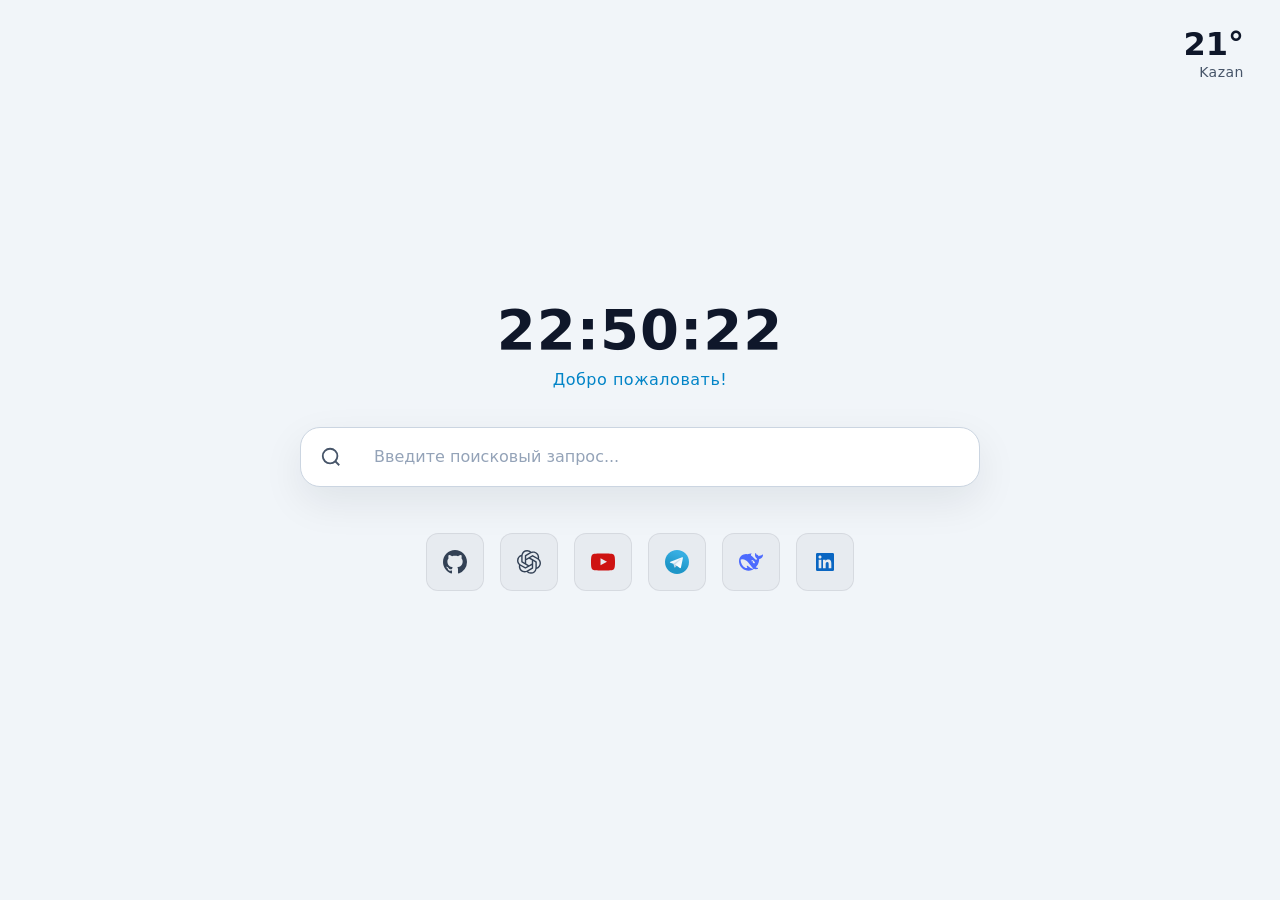
<file: HomeWork_1/search-engine/index.html>
<!DOCTYPE html>
<html lang="ru">
<head>
    <meta charset="UTF-8">
    <meta name="viewport" content="width=device-width, initial-scale=1.0">
    <link rel="stylesheet" href="style.css">
    <link rel="icon" href="Icons/icon.icn">
    <title>Start Page</title>
</head>
<body>

<div class="weather">
    <div class="weather__temp">21&deg;</div>
    <div class="weather__city">Kazan</div>
</div>

<div class="app-container">
    <div class="greeting">
        <div class="greeting__time" id="clock">12:00:00</div>
        <div class="greeting__text">Добро пожаловать!</div>
    </div>

    <form action="https://google.com/search" method="get" target="_blank" class="search">
        <button type="submit" class="search__icon" title="Найти">
            <svg viewBox="0 0 24 24">
                <circle cx="11" cy="11" r="8"></circle>
                <line x1="21" y1="21" x2="16.65" y2="16.65"></line>
            </svg>
        </button>
        <input type="search" name="q" class="search__input" placeholder="Введите поисковый запрос..." required>
        <div class="search__scan"></div>
    </form>

    <div class="social-wrapper">
        <a href="https://github.com/lotoss-alt" target="_blank" class="social-btn" aria-label="GitHub"><svg viewBox="0 0 24 24"><path d="M12 0C5.37 0 0 5.37 0 12c0 5.31 3.435 9.795 8.205 11.385.6.105.825-.255.825-.57 0-.285-.015-1.23-.015-2.235-3.015.555-3.795-.735-4.035-1.41-.135-.345-.72-1.41-1.23-1.695-.42-.225-1.02-.78-.015-.795.945-.015 1.62.87 1.845 1.23 1.08 1.815 2.805 1.305 3.495.99.105-.78.42-1.305.765-1.605-2.67-.3-5.46-1.335-5.46-5.925 0-1.305.465-2.385 1.23-3.225-.12-.3-.54-1.53.12-3.18 0 0 1.005-.315 3.3 1.23.96-.27 1.98-.405 3-.405s2.04.135 3 .405c2.295-1.56 3.3-1.23 3.3-1.23.66 1.65.24 2.88.12 3.18.765.84 1.23 1.905 1.23 3.225 0 4.605-2.805 5.625-5.475 5.925.435.375.81 1.095.81 2.22 0 1.605-.015 2.895-.015 3.3 0 .315.225.69.825.57A12.02 12.02 0 0 0 24 12c0-6.63-5.37-12-12-12z"/></svg></a>
        <a href="https://chatgpt.com/" target="_blank" class="social-btn" aria-label="ChatGPT"><svg viewBox="0 0 24 24"><path d="M9.205 8.658v-2.26c0-.19.072-.333.238-.428l4.543-2.616c.619-.357 1.356-.523 2.117-.523 2.854 0 4.662 2.212 4.662 4.566 0 .167 0 .357-.024.547l-4.71-2.759a.797.797 0 00-.856 0l-5.97 3.473zm10.609 8.8V12.06c0-.333-.143-.57-.429-.737l-5.97-3.473 1.95-1.118a.433.433 0 01.476 0l4.543 2.617c1.309.76 2.189 2.378 2.189 3.948 0 1.808-1.07 3.473-2.76 4.163zM7.802 12.703l-1.95-1.142c-.167-.095-.239-.238-.239-.428V5.899c0-2.545 1.95-4.472 4.591-4.472 1 0 1.927.333 2.712.928L8.23 5.067c-.285.166-.428.404-.428.737v6.898zM12 15.128l-2.795-1.57v-3.33L12 8.658l2.795 1.57v3.33L12 15.128zm1.796 7.23c-1 0-1.927-.332-2.712-.927l4.686-2.712c.285-.166.428-.404.428-.737v-6.898l1.974 1.142c.167.095.238.238.238.428v5.233c0 2.545-1.974 4.472-4.614 4.472zm-5.637-5.303l-4.544-2.617c-1.308-.761-2.188-2.378-2.188-3.948A4.482 4.482 0 014.21 6.327v5.423c0 .333.143.571.428.738l5.947 3.449-1.95 1.118a.432.432 0 01-.476 0zm-.262 3.9c-2.688 0-4.662-2.021-4.662-4.519 0-.19.024-.38.047-.57l4.686 2.71c.286.167.571.167.856 0l5.97-3.448v2.26c0 .19-.07.333-.237.428l-4.543 2.616c-.619.357-1.356.523-2.117.523zm5.899 2.83a5.947 5.947 0 005.827-4.756C22.287 18.339 24 15.84 24 13.296c0-1.665-.713-3.282-1.998-4.448.119-.5.19-.999.19-1.498 0-3.401-2.759-5.947-5.946-5.947-.642 0-1.26.095-1.88.31A5.962 5.962 0 0010.205 0a5.947 5.947 0 00-5.827 4.757C1.713 5.447 0 7.945 0 10.49c0 1.666.713 3.283 1.998 4.448-.119.5-.19 1-.19 1.499 0 3.401 2.759 5.946 5.946 5.946.642 0 1.26-.095 1.88-.309a5.96 5.96 0 004.162 1.713z"/></svg></a>
        <a href="https://www.youtube.com/" target="_blank" class="social-btn" aria-label="YouTube">
            <svg width="800px" height="800px" viewBox="0 -7 48 48" version="1.1" xmlns="http://www.w3.org/2000/svg">
                <g id="Icons" stroke="none" stroke-width="1" fill="none" fill-rule="evenodd">
                    <g id="Color-" transform="translate(-200.000000, -368.000000)" fill="#CE1312">
                        <path d="M219.044,391.269916 L219.0425,377.687742 L232.0115,384.502244 L219.044,391.269916 Z M247.52,375.334163 C247.52,375.334163 247.0505,372.003199 245.612,370.536366 C243.7865,368.610299 241.7405,368.601235 240.803,368.489448 C234.086,368 224.0105,368 224.0105,368 L223.9895,368 C223.9895,368 213.914,368 207.197,368.489448 C206.258,368.601235 204.2135,368.610299 202.3865,370.536366 C200.948,372.003199 200.48,375.334163 200.48,375.334163 C200.48,375.334163 200,379.246723 200,383.157773 L200,386.82561 C200,390.73817 200.48,394.64922 200.48,394.64922 C200.48,394.64922 200.948,397.980184 202.3865,399.447016 C204.2135,401.373084 206.612,401.312658 207.68,401.513574 C211.52,401.885191 224,402 224,402 C224,402 234.086,401.984894 240.803,401.495446 C241.7405,401.382148 243.7865,401.373084 245.612,399.447016 C247.0505,397.980184 247.52,394.64922 247.52,394.64922 C247.52,394.64922 248,390.73817 248,386.82561 L248,383.157773 C248,379.246723 247.52,375.334163 247.52,375.334163 L247.52,375.334163 Z" id="Youtube"></path>
                    </g>
                </g>
            </svg>
        </a>
        <a href="https://web.telegram.org/a" target="_blank" class="social-btn" aria-label="Telegram">
            <svg width="800px" height="800px" viewBox="0 0 240 240" id="svg2" xmlns="http://www.w3.org/2000/svg"><style>.st0{fill:url(#path2995-1-0_1_)}.st1{fill:#c8daea}.st2{fill:#a9c9dd}.st3{fill:url(#path2991_1_)}</style><linearGradient id="path2995-1-0_1_" gradientUnits="userSpaceOnUse" x1="-683.305" y1="534.845" x2="-693.305" y2="511.512" gradientTransform="matrix(6 0 0 -6 4255 3247)"><stop offset="0" stop-color="#37aee2"/><stop offset="1" stop-color="#1e96c8"/></linearGradient><path id="path2995-1-0" class="st0" d="M240 120c0 66.3-53.7 120-120 120S0 186.3 0 120 53.7 0 120 0s120 53.7 120 120z"/><path id="path2993" class="st1" d="M98 175c-3.9 0-3.2-1.5-4.6-5.2L82 132.2 152.8 88l8.3 2.2-6.9 18.8L98 175z"/><path id="path2989" class="st2" d="M98 175c3 0 4.3-1.4 6-3 2.6-2.5 36-35 36-35l-20.5-5-19 12-2.5 30v1z"/><linearGradient id="path2991_1_" gradientUnits="userSpaceOnUse" x1="128.991" y1="118.245" x2="153.991" y2="78.245" gradientTransform="matrix(1 0 0 -1 0 242)"><stop offset="0" stop-color="#eff7fc"/><stop offset="1" stop-color="#ffffff"/></linearGradient><path id="path2991" class="st3" d="M100 144.4l48.4 35.7c5.5 3 9.5 1.5 10.9-5.1L179 82.2c2-8.1-3.1-11.7-8.4-9.3L55 117.5c-7.9 3.2-7.8 7.6-1.4 9.5l29.7 9.3L152 93c3.2-2 6.2-.9 3.8 1.3L100 144.4z"/></svg>
        </a>
        <a href="https://chat.deepseek.com/" target="_blank" class="social-btn" aria-label="DeepSeek">
            <svg height="1em" style="flex:none;line-height:1" viewBox="0 0 24 24" width="1em" xmlns="http://www.w3.org/2000/svg"><title>DeepSeek</title><path d="M23.748 4.482c-.254-.124-.364.113-.512.234-.051.039-.094.09-.137.136-.372.397-.806.657-1.373.626-.829-.046-1.537.214-2.163.848-.133-.782-.575-1.248-1.247-1.548-.352-.156-.708-.311-.955-.65-.172-.241-.219-.51-.305-.774-.055-.16-.11-.323-.293-.35-.2-.031-.278.136-.356.276-.313.572-.434 1.202-.422 1.84.027 1.436.633 2.58 1.838 3.393.137.093.172.187.129.323-.082.28-.18.552-.266.833-.055.179-.137.217-.329.14a5.526 5.526 0 01-1.736-1.18c-.857-.828-1.631-1.742-2.597-2.458a11.365 11.365 0 00-.689-.471c-.985-.957.13-1.743.388-1.836.27-.098.093-.432-.779-.428-.872.004-1.67.295-2.687.684a3.055 3.055 0 01-.465.137 9.597 9.597 0 00-2.883-.102c-1.885.21-3.39 1.102-4.497 2.623C.082 8.606-.231 10.684.152 12.85c.403 2.284 1.569 4.175 3.36 5.653 1.858 1.533 3.997 2.284 6.438 2.14 1.482-.085 3.133-.284 4.994-1.86.47.234.962.327 1.78.397.63.059 1.236-.03 1.705-.128.735-.156.684-.837.419-.961-2.155-1.004-1.682-.595-2.113-.926 1.096-1.296 2.746-2.642 3.392-7.003.05-.347.007-.565 0-.845-.004-.17.035-.237.23-.256a4.173 4.173 0 001.545-.475c1.396-.763 1.96-2.015 2.093-3.517.02-.23-.004-.467-.247-.588zM11.581 18c-2.089-1.642-3.102-2.183-3.52-2.16-.392.024-.321.471-.235.763.09.288.207.486.371.739.114.167.192.416-.113.603-.673.416-1.842-.14-1.897-.167-1.361-.802-2.5-1.86-3.301-3.307-.774-1.393-1.224-2.887-1.298-4.482-.02-.386.093-.522.477-.592a4.696 4.696 0 011.529-.039c2.132.312 3.946 1.265 5.468 2.774.868.86 1.525 1.887 2.202 2.891.72 1.066 1.494 2.082 2.48 2.914.348.292.625.514.891.677-.802.09-2.14.11-3.054-.614zm1-6.44a.306.306 0 01.415-.287.302.302 0 01.2.288.306.306 0 01-.31.307.303.303 0 01-.304-.308zm3.11 1.596c-.2.081-.399.151-.59.16a1.245 1.245 0 01-.798-.254c-.274-.23-.47-.358-.552-.758a1.73 1.73 0 01.016-.588c.07-.327-.008-.537-.239-.727-.187-.156-.426-.199-.688-.199a.559.559 0 01-.254-.078c-.11-.054-.2-.19-.114-.358.028-.054.16-.186.192-.21.356-.202.767-.136 1.146.016.352.144.618.408 1.001.782.391.451.462.576.685.914.176.265.336.537.445.848.067.195-.019.354-.25.452z" fill="#4D6BFE"></path></svg>
        </a>
        <a href="https://ru.linkedin.com/" target="_blank" class="social-btn" aria-label="LinkedIn">
            <svg width="800px" height="800px" viewBox="0 0 16 16" xmlns="http://www.w3.org/2000/svg" fill="none"><path fill="#0A66C2" d="M12.225 12.225h-1.778V9.44c0-.664-.012-1.519-.925-1.519-.926 0-1.068.724-1.068 1.47v2.834H6.676V6.498h1.707v.783h.024c.348-.594.996-.95 1.684-.925 1.802 0 2.135 1.185 2.135 2.728l-.001 3.14zM4.67 5.715a1.037 1.037 0 01-1.032-1.031c0-.566.466-1.032 1.032-1.032.566 0 1.031.466 1.032 1.032 0 .566-.466 1.032-1.032 1.032zm.889 6.51h-1.78V6.498h1.78v5.727zM13.11 2H2.885A.88.88 0 002 2.866v10.268a.88.88 0 00.885.866h10.226a.882.882 0 00.889-.866V2.865a.88.88 0 00-.889-.864z"/></svg>
        </a>
    </div>
</div>
<script src="index.js"></script>
</body>
</html>
</file>
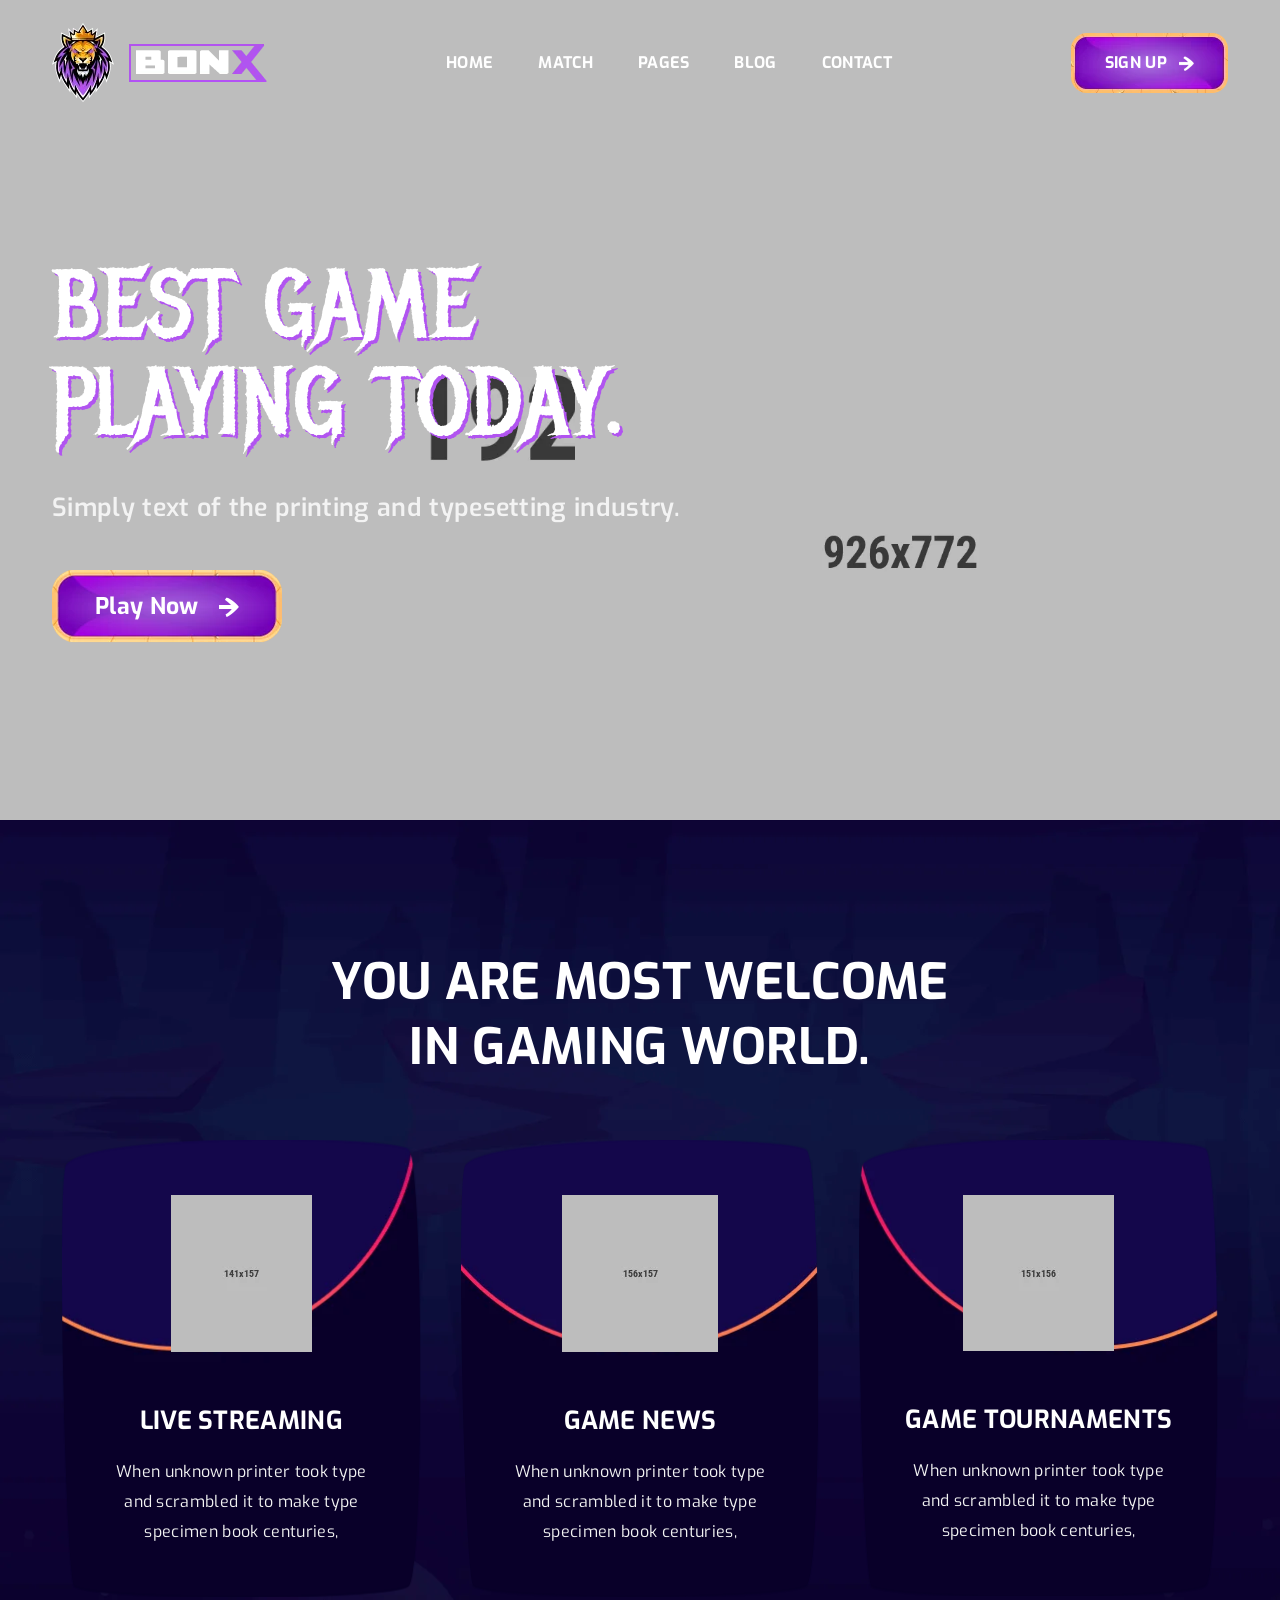
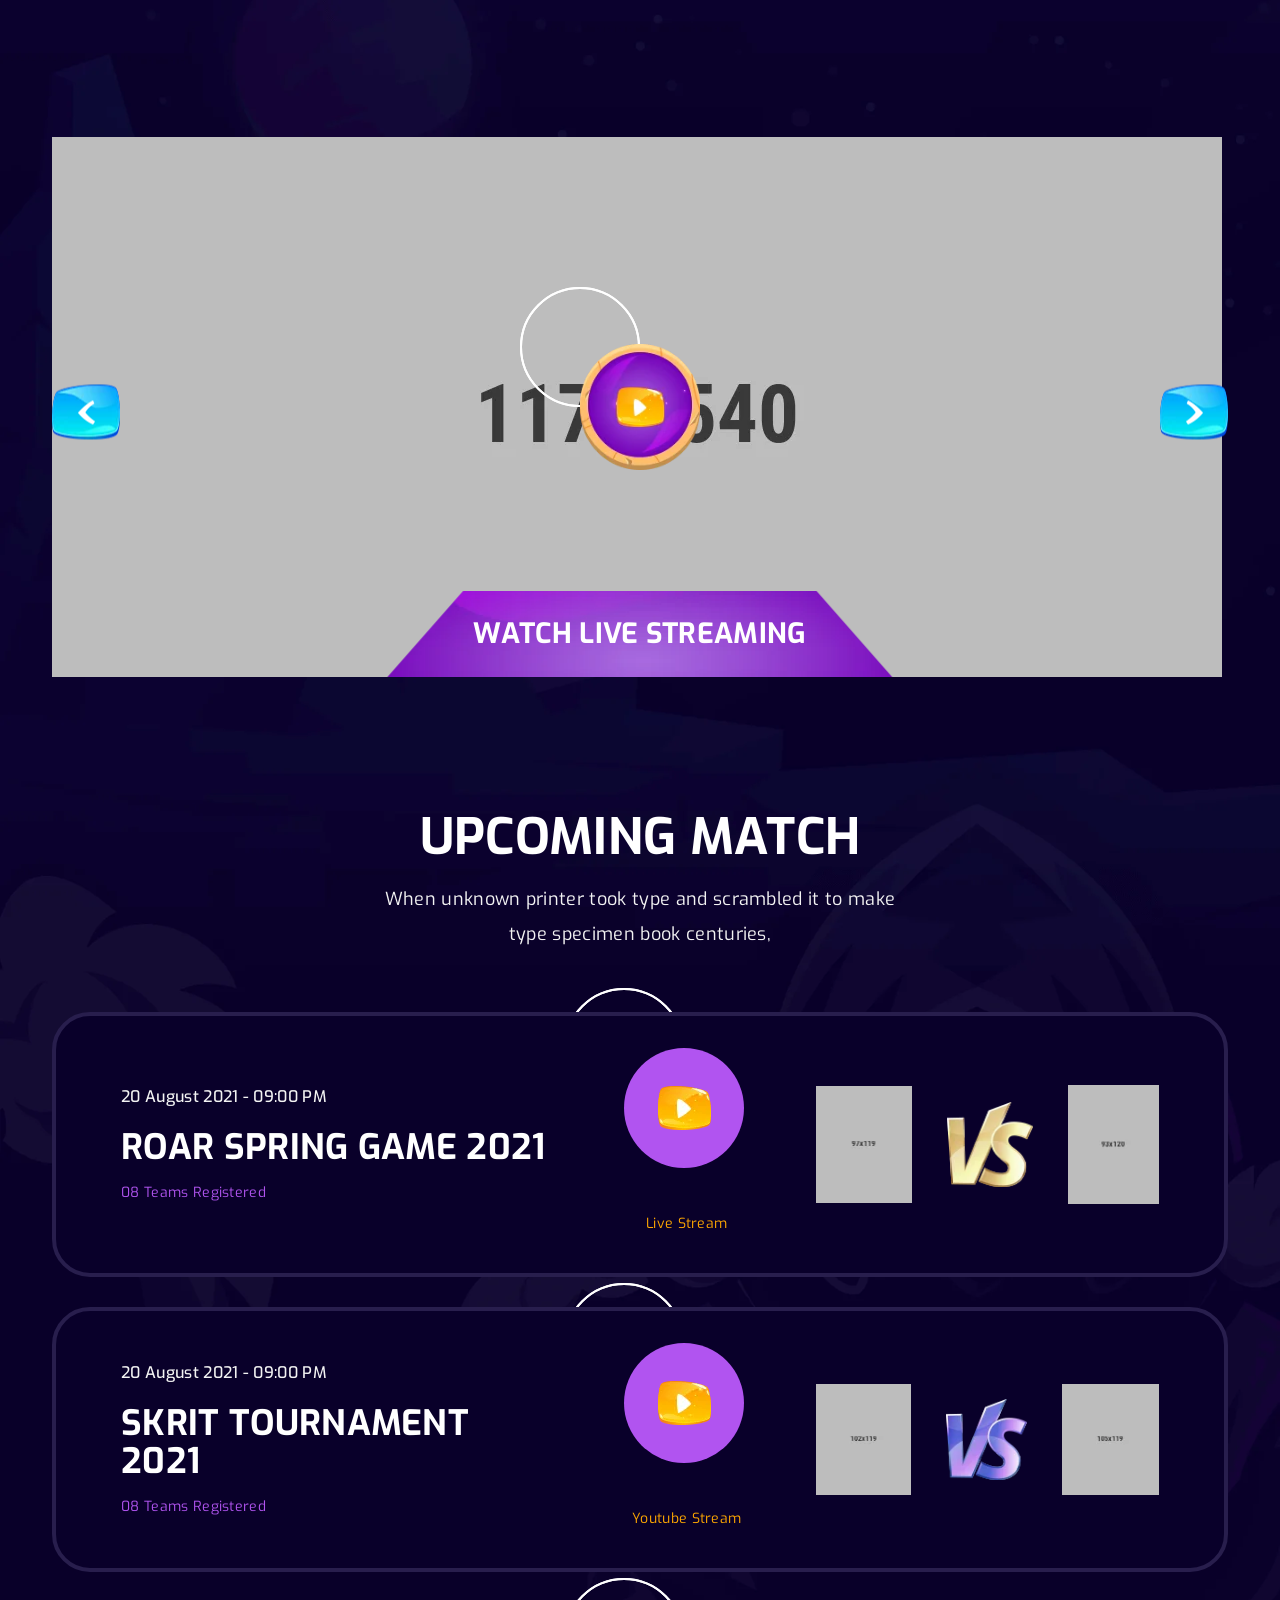
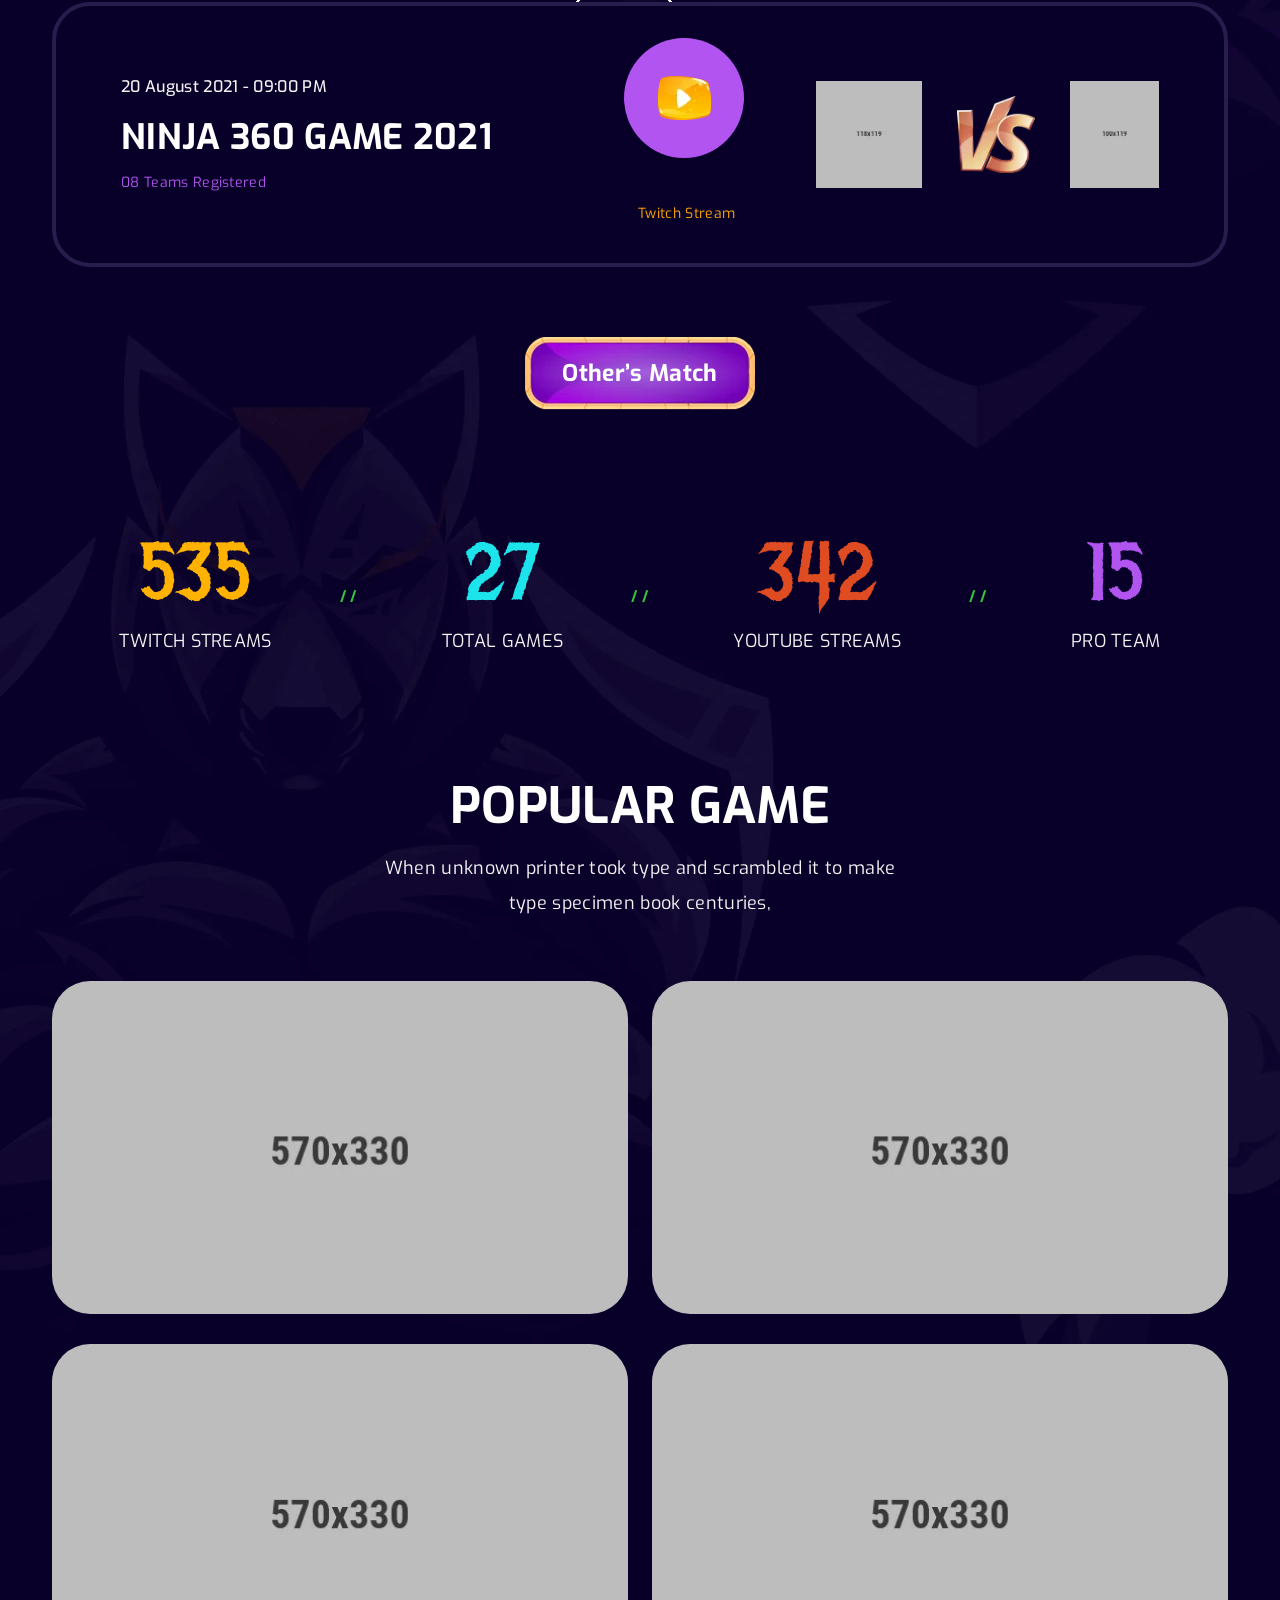
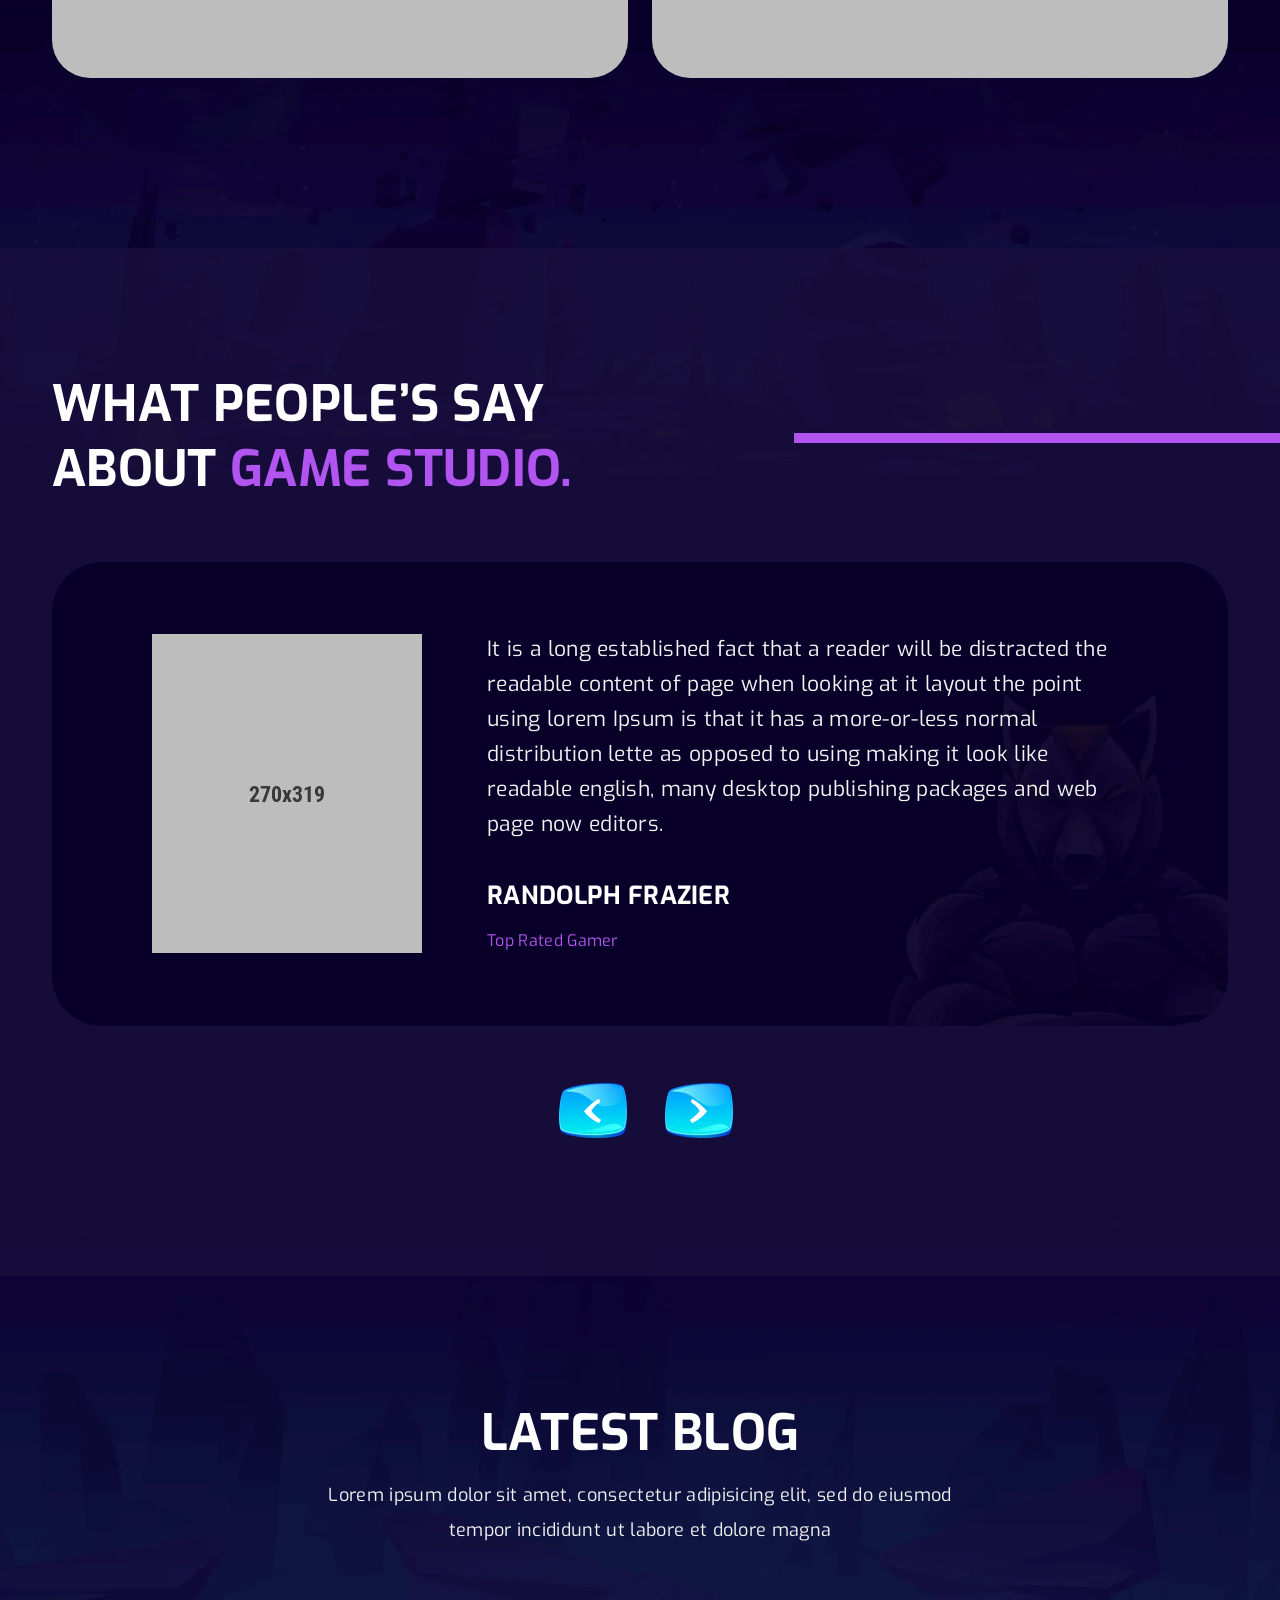
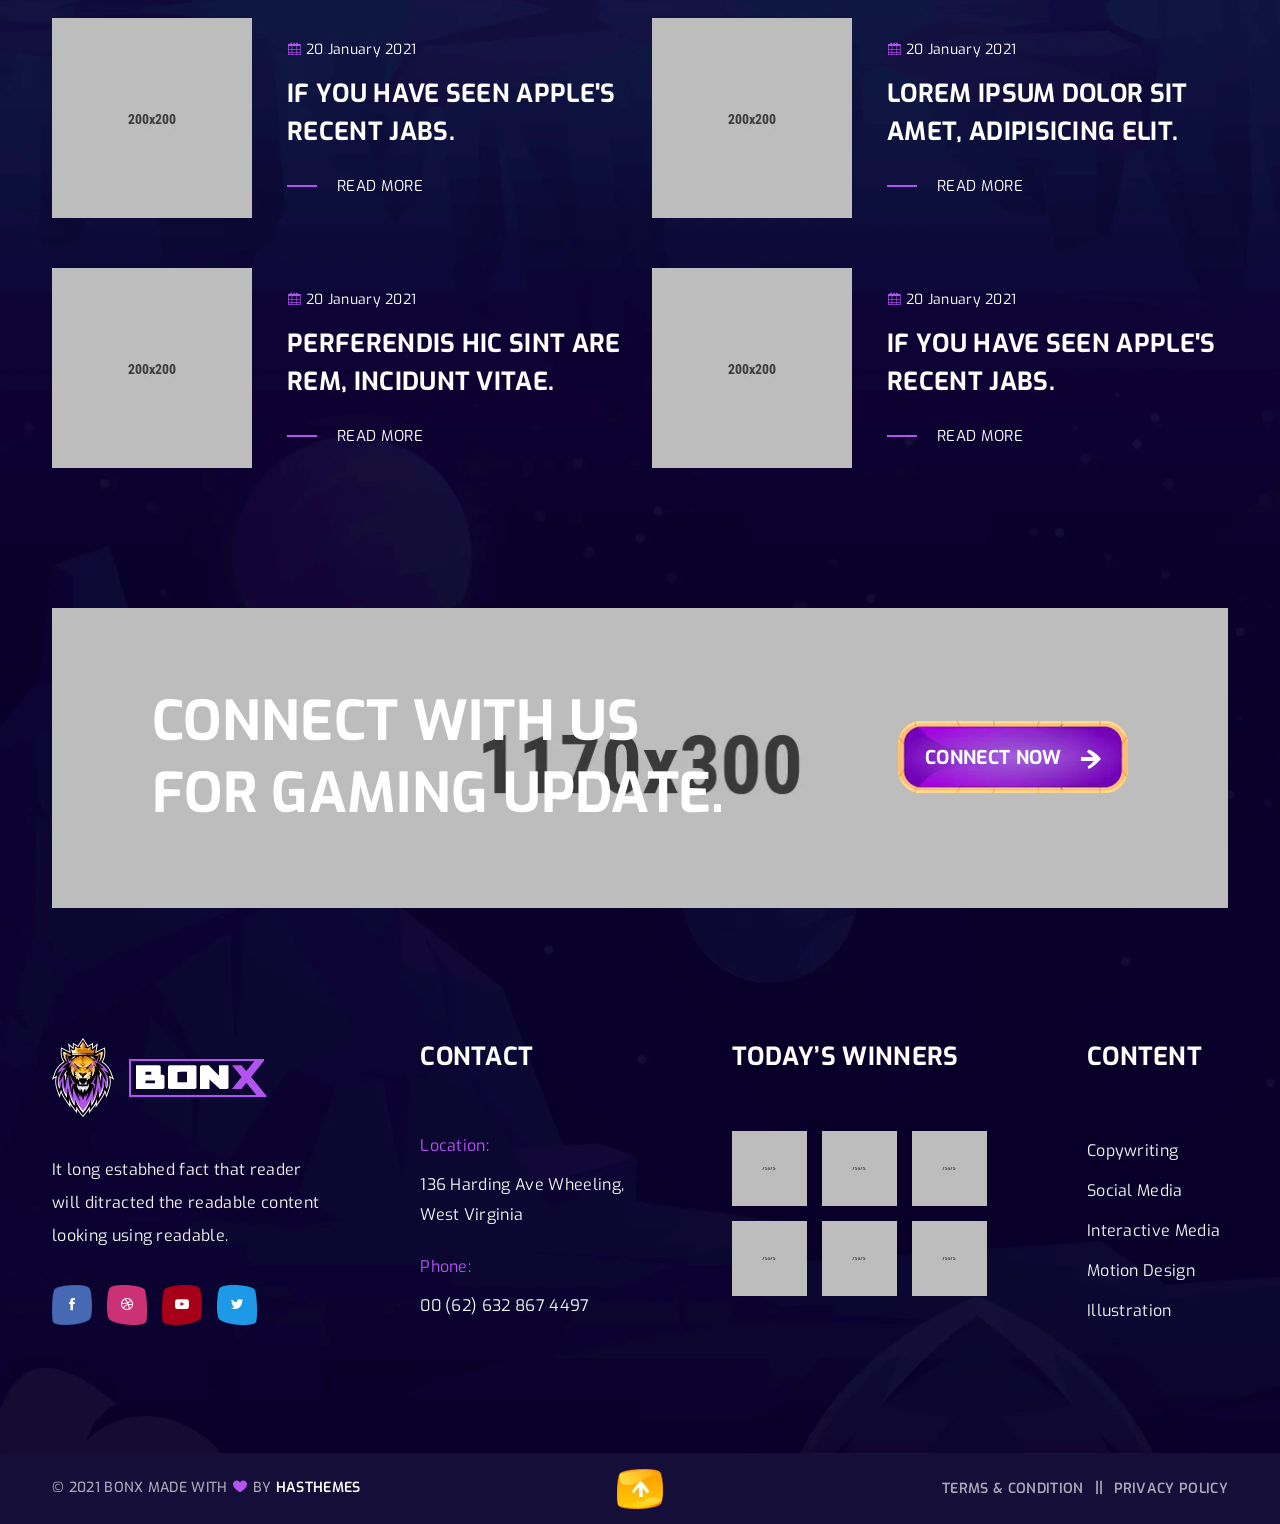
<file: HomeWork_3/MyHttpServer/static/bonx/index.html>
<!doctype html>
<html class="no-js" lang="en">

<head>
    <meta charset="utf-8">
    <meta http-equiv="x-ua-compatible" content="ie=edge">
    <title>Bonx - Gaming Website Template HTML Version</title>
    <meta name="description" content="240+ Best Bootstrap Templates are available on this website. Find your template for your project compatible with the most popular HTML library in the world."/>
    <meta name="viewport" content="width=device-width, initial-scale=1">
    
    <!-- Add site Favicon -->
    <link rel="shortcut icon" href="assets/img/favicon.ico" type="image/png">

    <!-- CSS 
    ========================= -->
    <link rel="preconnect" href="https://fonts.googleapis.com">
    <link rel="preconnect" href="https://fonts.gstatic.com" crossorigin>
    <link href="https://fonts.googleapis.com/css2?family=Exo:ital,wght@0,100;0,200;0,300;0,400;0,500;0,600;0,700;0,800;0,900;1,100;1,200;1,300;1,400;1,500;1,600;1,700;1,800;1,900&family=Metal+Mania&display=swap" rel="stylesheet">

    <link rel="stylesheet" href="assets/css/vendor/bootstrap.min.css">
    <link rel="stylesheet" href="assets/css/slick.css">
    <link rel="stylesheet" href="assets/css/icofont.min.css">
    <link rel="stylesheet" href="assets/css/animate.css">
    <link rel="stylesheet" href="assets/css/nice-select.css">
    <link rel="stylesheet" href="assets/css/magnific-popup.css">
    <!-- Main Style CSS -->
    <link rel="stylesheet" href="assets/css/style.css">
</head>

<body class="body__bg" data-bgimg="assets/img/bg/body-bg.webp">
   
  
     <!--offcanvas menu area start-->
     <div class="body_overlay">
                
    </div>
    <div class="offcanvas_menu">
        <div class="container">
            <div class="row">
                <div class="col-12">
                    <div class="offcanvas_menu_wrapper">
                        <div class="canvas_close">
                            <a href="javascript:void(0)"><i class="icofont-close"></i></a>  
                        </div>
                        <div id="menu" class="text-left ">
                            <ul class="offcanvas_main_menu">
                                <li class="menu-item-has-children active">
                                    <a href="index.html">Home</a>
                                </li>
                                <li class="menu-item-has-children"><a href="#">Match</a>
                                    <ul class="sub-menu">
                                        <li><a href="match.html">Match Page</a></li>
                                        <li><a href="match-details.html">Match Details</a></li>
                                    </ul>
                                </li>
                                <li class="menu-item-has-children"><a href="#">Pages</a>
                                    <ul class="sub-menu">
                                        <li><a href="about.html">About Us</a></li>
                                        <li><a href="all-game.html">All Game</a></li>
                                        <li><a href="game-details.html">Game Details</a></li>
                                        <li><a href="faq.html">Faq Page</a></li>
                                        <li><a href="players.html">Players</a></li>
                                        <li><a href="player-details.html">Player Details</a></li>
                                        <li><a href="404.html">Error 404</a></li>
                                    </ul>
                                </li>
                                <li class="menu-item-has-children">
                                    <a href="#">blog</a>
                                    <ul class="sub-menu">
                                        <li><a href="blog-left-sidebar.html">Blog Left Sidebar</a></li>
                                        <li><a href="blog-right-sidebar.html">Blog Right Sidebar</a></li>
                                        <li><a href="blog-without-sidebar.html">Blog Without Sidebar</a></li>
                                         <li><a href="blog-grid-left-sidebar.html">Blog Grid Left Sidebar</a></li>
                                            <li><a href="blog-grid-right-sidebar.html">Blog Grid Right Sidebar</a></li>
                                        <li><a href="blog-grid-without-sidebar.html">Blog Grid Without Sidebar</a></li>
                                        <li><a href="blog-details-left-sidebar.html">Blog Details Left Sidebar</a></li>
                                        <li><a href="blog-details-right-sidebar.html">Blog Details Right Sidebar</a></li>
                                        <li><a href="blog-details.html">Blog Details</a></li>
                                    </ul>
                                </li>
                                <li class="menu-item-has-children"><a href="contact.html">Contact Us</a></li>
                            </ul>
                        </div>
                    </div>
                </div>
            </div>
        </div>
    </div>
    <!--offcanvas menu area end-->

    <!--header area start-->
    <header class="header_section header_transparent sticky-header">
        <div class="container">
            <div class="row">
                <div class="col-12">
                    <div class="main_header d-flex justify-content-between align-items-center">
                        <div class="header_logo">
                            <a class="sticky_none" href="index.html"><img src="assets/img/logo/logo.webp" alt=""></a>
                        </div>
                        <!--main menu start-->
                        <div class="main_menu d-none d-lg-block"> 
                            <nav>  
                                <ul class="d-flex">
                                    <li><a href="index.html">Home</a></li> 
                                    <li><a href="match.html">Match</a>
                                        <ul class="sub_menu">
                                            <li><a href="match.html">Match Page</a></li>
                                            <li><a href="match-details.html">Match Details</a></li>
                                        </ul>
                                    </li>
                                    <li><a href="#">Pages</a>
                                        <ul class="sub_menu">
                                            <li><a href="about.html">About Us</a></li>
                                            <li><a href="all-game.html">All Game</a></li>
                                            <li><a href="game-details.html">Game Details</a></li>
                                            <li><a href="faq.html">Faq Page</a></li>
                                            <li><a href="players.html">Players</a></li>
                                            <li><a href="player-details.html">Player Details</a></li>
                                            <li><a href="404.html">Error 404</a></li>
                                        </ul>
                                    </li>
                                    <li><a href="blog-left-sidebar.html">blog</a>
                                        <ul class="sub_menu">
                                            <li><a href="blog-left-sidebar.html">Blog Left Sidebar</a></li>
                                            <li><a href="blog-right-sidebar.html">Blog Right Sidebar</a></li>
                                            <li><a href="blog-without-sidebar.html">Blog Without Sidebar</a></li>
                                             <li><a href="blog-grid-left-sidebar.html">Blog Grid Left Sidebar</a></li>
                                            <li><a href="blog-grid-right-sidebar.html">Blog Grid Right Sidebar</a></li>
                                            <li><a href="blog-grid-without-sidebar.html">Blog Grid Without Sidebar</a></li>
                                            <li><a href="blog-details-left-sidebar.html">Blog Details Left Sidebar</a></li>
                                            <li><a href="blog-details-right-sidebar.html">Blog Details Right Sidebar</a></li>
                                            <li><a href="blog-details.html">Blog Details</a></li>
                                        </ul>
                                    </li>
                                    <li><a href="contact.html">Contact</a></li>
                                </ul>  
                            </nav>
                        </div>
                        <!--main menu end-->
                        <div class="header_right_sidebar d-flex align-items-center">
                            <div class="sing_up_btn">
                                <a class="btn btn-link" href="#">SIGN UP <img src="assets/img/icon/arrrow-icon2.webp" alt=""> </a>
                            </div>
                            <div class="canvas_open">
                                <a href="javascript:void(0)"><i class="icofont-navigation-menu"></i></a>
                            </div>
                        </div>
                    </div>
                </div>
            </div>
        </div>
    </header>
    <!--header area end-->

    <!-- page wrapper start -->
    <div class="page_wrapper">

        <!--slide banner section start-->
        <section class="hero_banner_section d-flex align-items-center mb-130" data-bgimg="assets/img/bg/hero-bg1.webp">
            <div class="container">
                <div class="hero_banner_inner">
                    <div class="row align-items-center">
                        <div class="col-12">
                            <div class="hero_content">
                                <h1 class="wow fadeInUp" data-wow-delay="0.1s" data-wow-duration="1.1s">Best Game <br>
                                    Playing Today.</h1>
                                <p class="wow fadeInUp" data-wow-delay="0.2s" data-wow-duration="1.2s">Simply text of the printing and typesetting industry.</p>
                                <a class="btn btn-link wow fadeInUp" data-wow-delay="0.3s" data-wow-duration="1.3s" href="all-game.html">Play Now <img src="assets/img/icon/arrrow-icon.webp" alt=""> </a>
                            </div>
                        </div>
                    </div>
                </div>    
            </div>
            <div class="hero_position_img">
                <img src="assets/img/bg/hero-position-img.webp" alt="">
            </div>
        </section>
        <!--slider area end-->

        <!-- gaming  world section start -->
        <section class="gaming_world_section mb-140">
            <div class="container">
                <div class="section_title text-center wow fadeInUp mb-60" data-wow-delay="0.1s" data-wow-duration="1.1s">
                    <h2>yOU ARE MOST WELCOME <br>
                        IN GAMING WORLD.</h2>
                </div>
                <div class="gaming_world_inner">
                    <div class="row">
                        <div class="col-lg-4 col-md-4 col-sm-6">
                            <div class="single_gaming_world wow fadeInUp" data-bgimg="assets/img/others/gaming-world-bg1.webp" data-wow-delay="0.1s" data-wow-duration="1.1s">
                                <div class="gaming_world_thumb">
                                    <img src="assets/img/others/gaming-world1.webp" alt="">
                                </div>
                                <div class="gaming_world_text">
                                    <h3>Live Streaming</h3>
                                    <p>When unknown printer took
                                        type and scrambled it to make type
                                    specimen book centuries,</p>
                                </div>
                            </div>
                        </div>
                        <div class="col-lg-4 col-md-4 col-sm-6">
                            <div class="single_gaming_world wow fadeInUp" data-bgimg="assets/img/others/gaming-world-bg2.webp" data-wow-delay="0.2s" data-wow-duration="1.2s">
                                <div class="gaming_world_thumb">
                                    <img src="assets/img/others/gaming-world2.webp" alt="">
                                </div>
                                <div class="gaming_world_text">
                                    <h3>Game News</h3>
                                    <p>When unknown printer took
                                        type and scrambled it to make type
                                    specimen book centuries,</p>
                                </div>
                            </div>
                        </div>
                        <div class="col-lg-4 col-md-4 col-sm-6">
                            <div class="single_gaming_world wow fadeInUp" data-bgimg="assets/img/others/gaming-world-bg3.webp" data-wow-delay="0.3s" data-wow-duration="1.3s">
                                <div class="gaming_world_thumb">
                                    <img src="assets/img/others/gaming-world3.webp" alt="">
                                </div>
                                <div class="gaming_world_text">
                                    <h3>Game Tournaments</h3>
                                    <p>When unknown printer took
                                        type and scrambled it to make type
                                    specimen book centuries,</p>
                                </div>
                            </div>
                        </div>
                    </div>
                </div>
            </div>
        </section>
        <!-- gaming  world section end -->

        <!-- gaming video section start -->
        <section class="gaming_video_section mb-118 wow fadeInUp" data-wow-delay="0.1s" data-wow-duration="1.1s">
            <div class="container">
                <div class="row">
                    <div class="col-12">
                        <div class="gaming_video_inner slick_navigation slick__activation" data-slick='{
                            "slidesToShow": 1,
                            "slidesToScroll": 1,
                            "arrows": true,
                            "dots": false,
                            "autoplay": false,
                            "speed": 300,
                            "infinite": true ,  
                            "responsive":[ 
                            {"breakpoint":500, "settings": { "slidesToShow": 1 } }  
                            ]                                                     
                        }'>
                            <div class="gaming_video_thumb">
                                <img src="assets/img/bg/gaming-bg1.webp" alt="">
                                <div class="gaming_video_paly_icon">
                                    <a class="video_popup" href="https://www.youtube.com/watch?v=eS9Qm4AOOBY"><img src="assets/img/others/play-btn.webp" alt=""></a>
                                </div>
                                <div class="live_streaming_text">
                                    <h3>Watch Live Streaming</h3>
                                </div>
                            </div>
                            <div class="gaming_video_thumb">
                                <img src="assets/img/bg/gaming-bg1.webp" alt="">
                                <div class="gaming_video_paly_icon">
                                    <a class="video_popup" href="https://www.youtube.com/watch?v=eS9Qm4AOOBY"><img src="assets/img/others/play-btn.webp" alt=""></a>
                                </div>
                                <div class="live_streaming_text">
                                    <h3>Watch Live Streaming</h3>
                                </div>
                            </div>
                        </div>
                    </div>
                </div>
            </div>
        </section>
        <!-- gaming video section end -->

        <!-- upcoming gaming section start -->
        <section class="upcoming_gaming_section mb-125">
            <div class="container">
                <div class="section_title text-center wow fadeInUp mb-60" data-wow-delay="0.1s" data-wow-duration="1.1s">
                    <h2>Upcoming Match</h2>
                    <p>When unknown printer took type and scrambled it to make <br>
                        type specimen book centuries,</p>
                </div>
                <div class="upcoming_gaming_inner">
                    <div class="upcoming_gaming_list wow fadeInUp d-flex justify-content-between align-items-center mb-30" data-wow-delay="0.1s" data-wow-duration="1.1s">
                        <div class="upcoming_gaming_text">
                            <p>20 August 2021  -  09:00 PM</p>
                            <h3><a href="match-details.html">Roar Spring Game 2021</a></h3>
                            <span>08 Teams Registered</span>
                        </div>
                        <div class="upcoming_play_video text-center">
                            <a class="video_popup" href="https://www.youtube.com/watch?v=eS9Qm4AOOBY"><img src="assets/img/others/play-btn2.webp" alt=""></a> <br>
                            <span>Live Stream</span>
                        </div>
                        <div class="upcoming_gaming_thumb d-flex align-items-center">
                            <div class="single_upcoming_thumb">
                                <img src="assets/img/others/upcoming-game-thumb1.webp" alt="">
                            </div>
                            <div class="single_upcoming_thumb">
                                <img src="assets/img/others/game-vs1.webp" alt="">
                            </div>
                            <div class="single_upcoming_thumb">
                                <img src="assets/img/others/upcoming-game-thumb2.webp" alt="">
                            </div>
                        </div>
                    </div> 
                    <div class="upcoming_gaming_list wow fadeInUp d-flex justify-content-between align-items-center mb-30" data-wow-delay="0.2s" data-wow-duration="1.2s">
                        <div class="upcoming_gaming_text">
                            <p>20 August 2021  -  09:00 PM</p>
                            <h3><a href="match-details.html">Skrit tournament 2021</a></h3>
                            <span>08 Teams Registered</span>
                        </div>
                        <div class="upcoming_play_video text-center">
                            <a class="video_popup" href="https://www.youtube.com/watch?v=eS9Qm4AOOBY"><img src="assets/img/others/play-btn2.webp" alt=""></a> <br>
                            <span>Youtube Stream</span>
                        </div>
                        <div class="upcoming_gaming_thumb d-flex align-items-center">
                            <div class="single_upcoming_thumb">
                                <img src="assets/img/others/upcoming-game-thumb3.webp" alt="">
                            </div>
                            <div class="single_upcoming_thumb">
                                <img src="assets/img/others/game-vs2.webp" alt="">
                            </div>
                            <div class="single_upcoming_thumb">
                                <img src="assets/img/others/upcoming-game-thumb4.webp" alt="">
                            </div>
                        </div>
                    </div> 
                    <div class="upcoming_gaming_list wow fadeInUp d-flex justify-content-between align-items-center" data-wow-delay="0.3s" data-wow-duration="1.3s">
                        <div class="upcoming_gaming_text">
                            <p>20 August 2021  -  09:00 PM</p>
                            <h3><a href="match-details.html">Ninja 360 Game 2021</a></h3>
                            <span>08 Teams Registered</span>
                        </div>
                        <div class="upcoming_play_video text-center">
                            <a class="video_popup" href="https://www.youtube.com/watch?v=eS9Qm4AOOBY"><img src="assets/img/others/play-btn2.webp" alt=""></a> <br>
                            <span>Twitch Stream</span>
                        </div>
                        <div class="upcoming_gaming_thumb d-flex align-items-center">
                            <div class="single_upcoming_thumb">
                                <img src="assets/img/others/upcoming-game-thumb5.webp" alt="">
                            </div>
                            <div class="single_upcoming_thumb">
                                <img src="assets/img/others/game-vs3.webp" alt="">
                            </div>
                            <div class="single_upcoming_thumb">
                                <img src="assets/img/others/upcoming-game-thumb6.webp" alt="">
                            </div>
                        </div>
                    </div>
                </div>
                <div class="others_match_btn text-center">
                    <a class="btn btn-link" href="match.html">Other’s Match </a>
                </div>
            </div>
        </section>
        <!-- upcoming gaming section end -->

        <!-- counterup section start -->
        <section class="counterup_section mb-115 wow fadeInUp" data-wow-delay="0.1s" data-wow-duration="1.1s">
            <div class="container">
                <div class="row">
                    <div class="col-12">
                        <div class="counterup_inner d-flex justify-content-center">
                            <div class="single_counterup one">
                                <div class="counterup_text">
                                    <h2 class="counterup color1">8697</h2>
                                    <span>TWITCH STREAMS</span>
                                </div>
                            </div>
                            <div class="single_counterup two">
                                <div class="counterup_text">
                                    <h2 class="counterup color2">428</h2>
                                    <span>TOTAL GAMES</span>
                                </div>
                            </div>
                            <div class="single_counterup three">
                                <div class="counterup_text">
                                    <h2 class="counterup color3">5367</h2>
                                    <span>YOUTUBE STREAMS</span>
                                </div>
                            </div>
                            <div class="single_counterup four">
                                <div class="counterup_text">
                                    <h2 class="counterup color4">249</h2>
                                    <span>PRO TEAM</span>
                                </div>
                            </div>
                        </div>
                    </div>
                </div>
            </div>
        </section>
        <!-- counterup section end -->

        <!-- popular gaming  section start -->
        <section class="popular_gaming_section mb-140">
            <div class="container">
                <div class="section_title text-center wow fadeInUp mb-60" data-wow-delay="0.1s" data-wow-duration="1.1s">
                    <h2>Popular GAME</h2>
                    <p>When unknown printer took type and scrambled it to make <br>
                        type specimen book centuries,</p>
                </div>
                <div class="popular_gaming_inner wow fadeInUp" data-wow-delay="0.2s" data-wow-duration="1.2s">
                    <div class="row">
                        <div class="col-lg-6 col-md-6">
                            <div class="popular_gaming_thumb">
                            <a href="#"><img src="assets/img/others/popular-game-thumb1.webp" alt=""></a>
                            <div class="gaming_details_btn">
                                    <a class="btn btn-link" href="game-details.html">Game Details <img src="assets/img/icon/arrrow-icon.webp" alt=""> </a>
                            </div>
                            </div>
                        </div>
                        <div class="col-lg-6 col-md-6">
                            <div class="popular_gaming_thumb">
                            <a href="#"><img src="assets/img/others/popular-game-thumb2.webp" alt=""></a>
                            <div class="gaming_details_btn">
                                    <a class="btn btn-link" href="game-details.html">Game Details <img src="assets/img/icon/arrrow-icon.webp" alt=""> </a>
                                </div>
                            </div>
                        </div>
                        <div class="col-lg-6 col-md-6">
                            <div class="popular_gaming_thumb">
                            <a href="#"><img src="assets/img/others/popular-game-thumb3.webp" alt=""></a>
                                <div class="gaming_details_btn">
                                    <a class="btn btn-link" href="game-details.html">Game Details <img src="assets/img/icon/arrrow-icon.webp" alt=""> </a>
                                </div>
                            </div>
                        </div>
                        <div class="col-lg-6 col-md-6">
                            <div class="popular_gaming_thumb">
                            <a href="#"><img src="assets/img/others/popular-game-thumb4.webp" alt=""></a>
                                <div class="gaming_details_btn">
                                    <a class="btn btn-link" href="game-details.html">Game Details <img src="assets/img/icon/arrrow-icon.webp" alt=""> </a>
                                </div>
                            </div>
                        </div>
                    </div>
                </div>
            </div>
        </section>
        <!-- popular gaming section end -->

        <!-- testimonial section start -->
        <section class="testimonial_section wow fadeInUp" data-bgimg="assets/img/others/testimonial-bg-fullwidth.webp" data-wow-delay="0.1s" data-wow-duration="1.1s">
            <div class="container">
                <div class="row">
                    <div class="col-12">
                        <div class="section_title mb-60">
                            <h2>What people’s say <br>
                                ABOUT <span>game studio.</span></h2>
                        </div>
                        <div class="testimonial_inner slick__activation slick_navigation" data-slick='{
                            "slidesToShow": 1,
                            "slidesToScroll": 1,
                            "arrows": true,
                            "dots": false,
                            "autoplay": false,
                            "speed": 300,
                            "infinite": true ,  
                            "responsive":[  
                            {"breakpoint":576, "settings": { "slidesToShow": 1 } }  
                            ]                                                     
                        }' data-bgimg="assets/img/others/testimonial-bg.webp">
                            <div class="testimonial_list d-flex align-items-center">
                                <div class="testimonial_thumb">
                                    <img src="assets/img/others/testimonial-thumb.webp" alt="">
                                </div>
                                <div class="testimonial_content">
                                    <div class="testimonial_desc">
                                        <p>It is a long established fact that a reader will be distracted the
                                        readable content of page when looking at it layout the point using
                                        lorem Ipsum is that it has a more-or-less normal distribution lette
                                        as opposed to using making it look like readable english,
                                        many desktop publishing packages and web page now editors.</p>
                                    </div>
                                    <div class="testimonial_author">
                                        <h3>Randolph Frazier</h3>
                                        <span>Top Rated Gamer</span>
                                    </div>
                                </div>
                            </div>
                            <div class="testimonial_list d-flex align-items-center">
                                <div class="testimonial_thumb">
                                    <img src="assets/img/others/testimonial-thumb.webp" alt="">
                                </div>
                                <div class="testimonial_content">
                                    <div class="testimonial_desc">
                                        <p>Lorem ipsum dolor sit, amet consectetur adipisicing elit. Natus quos consectetur amet blanditiis, facilis esse illo unde saepe facere dolore porro asperiores ducimus, inventore voluptate doloribus odio fugit magnam voluptatum perferendis? Sit quisquam labore adipisci doloremque! Aperiam voluptate modi quasi are nobis.</p>
                                    </div>
                                    <div class="testimonial_author">
                                        <h3>Roar Spring</h3>
                                        <span>Top Rated Gamer</span>
                                    </div>
                                </div>
                            </div>
                        </div>
                    </div>
                </div>
            </div>
        </section>
        <!-- testimonial section end -->

        <!-- blog section start -->
        <section class="blog_section mb-90">
            <div class="container">
                <div class="section_title text-center wow fadeInUp mb-70" data-wow-delay="0.1s" data-wow-duration="1.1s">
                    <h2>Latest Blog</h2>
                    <p>Lorem ipsum dolor sit amet, consectetur adipisicing elit, sed do eiusmod <br> tempor incididunt ut labore et dolore magna</p>
                </div>
                <div class="row blog_inner">
                    <div class="col-lg-6">
                        <div class="single_blog d-flex align-items-center wow fadeInUp" data-wow-delay="0.1s" data-wow-duration="1.1s">
                            <div class="blog_thumb">
                                <a href="blog-details.html"><img src="assets/img/blog/blog1.webp" alt=""></a>
                            </div>
                            <div class="blog_content">
                                <div class="blog_date">
                                    <span><i class="icofont-calendar"></i>  20 January 2021</span>
                                </div>
                                <h3><a href="blog-details.html">if you have seen Apple's
                                    recent jabs.</a></h3>
                                <a href="blog-details.html">READ MORE</a>
                            </div>
                        </div>
                    </div>
                    <div class="col-lg-6">
                        <div class="single_blog d-flex align-items-center wow fadeInUp" data-wow-delay="0.1s" data-wow-duration="1.1s">
                            <div class="blog_thumb">
                                <a href="blog-details.html"><img src="assets/img/blog/blog2.webp" alt=""></a>
                            </div>
                            <div class="blog_content">
                                <div class="blog_date">
                                    <span><i class="icofont-calendar"></i>  20 January 2021</span>
                                </div>
                                <h3><a href="blog-details.html">Lorem ipsum dolor sit amet, adipisicing elit.</a></h3>
                                <a href="blog-details.html">READ MORE</a>
                            </div>
                        </div>
                    </div>
                    <div class="col-lg-6">
                        <div class="single_blog d-flex align-items-center wow fadeInUp" data-wow-delay="0.1s" data-wow-duration="1.1s">
                            <div class="blog_thumb">
                                <a href="blog-details.html"><img src="assets/img/blog/blog3.webp" alt=""></a>
                            </div>
                            <div class="blog_content">
                                <div class="blog_date">
                                    <span><i class="icofont-calendar"></i>  20 January 2021</span>
                                </div>
                                <h3><a href="blog-details.html"> Perferendis hic sint are rem, incidunt vitae.</a></h3>
                                <a href="blog-details.html">READ MORE</a>
                            </div>
                        </div>
                    </div>
                    <div class="col-lg-6">
                        <div class="single_blog d-flex align-items-center wow fadeInUp" data-wow-delay="0.1s" data-wow-duration="1.1s">
                            <div class="blog_thumb">
                                <a href="blog-details.html"><img src="assets/img/blog/blog4.webp" alt=""></a>
                            </div>
                            <div class="blog_content">
                                <div class="blog_date">
                                    <span><i class="icofont-calendar"></i>  20 January 2021</span>
                                </div>
                                <h3><a href="blog-details.html">if you have seen Apple's
                                    recent jabs.</a></h3>
                                <a href="blog-details.html">READ MORE</a>
                            </div>
                        </div>
                    </div>
                </div>
            </div>
        </section>
        <!-- blog section end -->

        <!-- gaming update section start -->
        <section class="gaming_update_section">
            <div class="container">
                <div class="row">
                    <div class="col-12">
                        <div class="gaming_update_inner d-flex justify-content-between align-items-center" data-bgimg="assets/img/bg/gaming-update.webp">
                            <div class="gaming_update_text">
                                <h2>Connect with us <br>
                                    for gamING update.</h2>
                            </div>
                            <div class="gaming_update_btn">
                                <a class="btn btn-link" href="contact.html">CONNECT NOW <img src="assets/img/icon/arrrow-icon.webp" alt=""> </a>
                            </div>
                        </div>
                    </div>
                </div>
            </div>
        </section>
        <!-- gaming update section end -->

    </div>
    <!-- page wrapper end -->

    <!--footer area start-->
    <footer class="footer_widgets">
        <div class="main_footer">
            <div class="container">
                <div class="row">
                    <div class="col-12">
                        <div class="main_footer_inner d-flex">
                            <div class="footer_widget_list">
                                <div class="footer_logo">
                                    <a href="#"><img src="assets/img/logo/logo.webp" alt=""></a>
                                </div>
                                <div class="footer_contact_desc">
                                    <p>It long estabhed fact that reader
                                        will ditracted the readable content
                                        looking using readable.</p>
                                </div>
                                <div class="footer_social">
                                    <ul class="d-flex">
                                        <li><a class="facebook" href="https://www.facebook.com"><i class="icofont-facebook"></i></a></li>
                                        <li><a class="dribbble" href="https://dribbble.com"><i class="icofont-dribbble"></i></a></li>
                                        <li><a class="youtube" href="https://www.youtube.com"><i class="icofont-youtube-play"></i></a></li>
                                        <li><a class="twitter" href="https://twitter.com"><i class="icofont-twitter"></i></a></li>
                                    </ul>
                                </div>
                            </div>
                            <div class="footer_widget_list contact">
                                <h3>Contact</h3>
                                <div class="footer_contact_info">
                                    <div class="footer_contact_info_list">
                                        <span>Location:</span>
                                        <p>136 Harding Ave
                                            Wheeling, West Virginia</p>
                                    </div>
                                    <div class="footer_contact_info_list">
                                        <span>Phone:</span>
                                        <p><a href="#">00 (62) 632 867 4497</a></p>
                                    </div>
                                </div>
                            </div>
                            <div class="footer_widget_list">
                                <h3>today’s winners</h3>
                                <div class="footer_winners_gallery">
                                    <div class="footer_winners_list d-flex">
                                        <div class="footer_winners_thumb">
                                            <a href="game-details.html"><img src="assets/img/others/winners1.webp" alt=""></a>
                                        </div>
                                        <div class="footer_winners_thumb">
                                            <a href="game-details.html"><img src="assets/img/others/winners2.webp" alt=""></a>
                                        </div>
                                        <div class="footer_winners_thumb">
                                            <a href="game-details.html"><img src="assets/img/others/winners3.webp" alt=""></a>
                                        </div>
                                    </div>
                                    <div class="footer_winners_list d-flex">
                                        <div class="footer_winners_thumb">
                                            <a href="game-details.html"><img src="assets/img/others/winners4.webp" alt=""></a>
                                        </div>
                                        <div class="footer_winners_thumb">
                                            <a href="game-details.html"><img src="assets/img/others/winners5.webp" alt=""></a>
                                        </div>
                                        <div class="footer_winners_thumb">
                                            <a href="game-details.html"><img src="assets/img/others/winners6.webp" alt=""></a>
                                        </div>
                                    </div>
                                </div>
                            </div>
                            <div class="footer_widget_list footer_list_menu">
                                <h3>Content</h3>
                                <div class="footer_menu">
                                    <ul>
                                        <li><a href="about.html"> Copywriting</a></li>
                                        <li><a href="about.html">Social Media</a></li>
                                        <li><a href="about.html">Interactive Media</a></li>
                                        <li><a href="about.html">Motion Design</a></li>
                                        <li><a href="about.html">Illustration</a></li>
                                    </ul>
                                </div>
                            </div>
                        </div>
                    </div> 
                </div>
            </div>
        </div>
        <div class="footer_bottom">
            <div class="container">
                <div class="row">
                    <div class="col-12">
                        <div class="footer_bottom_inner d-flex justify-content-between">
                            <div class="copyright_right">
                                <p> © 2021  BONX  Made with  <i class="icofont-heart"></i>  by <a href="https://hasthemes.com">HasThemes</a></p>
                            </div>
                            <div class="footer_bottom_link_menu">
                                <ul class="d-flex">
                                    <li><a href="about.html">Terms & Condition  </a></li>
                                    <li><a href="about.html">Privacy Policy  </a></li>
                                </ul>
                            </div>

                            <div class="scroll__top_icon">
                                <a id="scroll-top" href="#"><img src="assets/img/icon/scroll-top.webp" alt=""></a>
                            </div>
                        </div>
                    </div>
                </div>
            </div>
        </div>
    </footer>
    <!--footer area end-->

   
<!-- JS
============================================ -->
<!--modernizr min js here-->
<script src="assets/js/vendor/modernizr-3.7.1.min.js"></script>

<!-- Vendor JS -->
<script src="assets/js/vendor/jquery-3.6.0.min.js"></script>
<script src="assets/js/vendor/jquery-migrate-3.3.2.min.js"></script>
<script src="assets/js/vendor/popper.js"></script>
<script src="assets/js/vendor/bootstrap.min.js"></script>
<script src="assets/js/slick.min.js"></script>
<script src="assets/js/wow.min.js"></script>
<script src="assets/js/jquery.nice-select.js"></script>
<script src="assets/js/jquery.magnific-popup.min.js"></script>
<script src="assets/js/jquery.counterup.min.js"></script>
<script src="assets/js/jquery-waypoints.js"></script>

<!-- Main JS -->
<script src="assets/js/main.js"></script>


</body>

</html>
</file>
<file: HomeWork_1/search-engine/style.css>
:root {
    --bg-body: #0b0f17;
    --bg-search: #131b28;
    --border-search: #283648;
    --shadow-search: rgba(0, 0, 0, 0.45);
    --accent: #38bdf8;
    --accent-shadow: rgba(56, 189, 248, 0.18);
    --bg-icon: #182332;
    --icon-color: #38bdf8;
    --icon-active-bg: #38bdf8;
    --icon-active-color: #09111a;
    --text-color: #f8fafc;
    --placeholder-color: #64748b;
    --weather-city-color: #94a3b8;

    --tile-bg: rgba(255, 255, 255, 0.05);
    --tile-border: rgba(255, 255, 255, 0.08);
    --tile-hover-bg: rgba(255, 255, 255, 0.12);
    --tile-hover-border: rgba(255, 255, 255, 0.25);
    --social-icon: #94a3b8;
    --social-icon-hover: #ffffff;
}

@media (prefers-color-scheme: light) {
    :root {
        --bg-body: #f1f5f9;
        --bg-search: #ffffff;
        --border-search: #cbd5e1;
        --shadow-search: rgba(15, 23, 42, 0.08);
        --accent: #0284c7;
        --accent-shadow: rgba(2, 132, 199, 0.2);
        --bg-icon: #f8fafc;
        --icon-color: #475569;
        --icon-active-bg: #0284c7;
        --icon-active-color: #ffffff;
        --text-color: #0f172a;
        --placeholder-color: #94a3b8;
        --weather-city-color: #475569;

        --tile-bg: rgba(15, 23, 42, 0.04);
        --tile-border: rgba(15, 23, 42, 0.08);
        --tile-hover-bg: rgba(15, 23, 42, 0.08);
        --tile-hover-border: rgba(15, 23, 42, 0.18);
        --social-icon: #334155;
        --social-icon-hover: #0284c7;
    }
}

* {
    margin: 0;
    padding: 0;
    box-sizing: border-box;
}

body {
    position: relative;
    background: var(--bg-body);
    font-family: 'Inter', system-ui, -apple-system, sans-serif;
    transition: background 0.35s ease;
}

.app-container {
    min-height: 100vh;
    display: flex;
    flex-direction: column;
    justify-content: center;
    align-items: center;
    gap: 38px;
    width: 100%;
    padding: 20px;
}

.weather {
    position: absolute;
    top: 28px;
    right: 36px;
    text-align: right;
    display: flex;
    flex-direction: column;
    gap: 4px;
}

.weather__temp {
    font-size: 32px;
    font-weight: 700;
    color: var(--text-color);
    line-height: 1;
    transition: color 0.35s ease;
}

.weather__city {
    font-size: 14px;
    color: var(--weather-city-color);
    font-weight: 500;
    letter-spacing: 0.5px;
    transition: color 0.35s ease;
}

.greeting {
    display: flex;
    flex-direction: column;
    align-items: center;
    gap: 12px;
}

.greeting__time {
    font-size: 56px;
    font-weight: 700;
    color: var(--text-color);
    line-height: 1;
    letter-spacing: 1px;
    transition: color 0.35s ease;
}

.greeting__text {
    font-size: 16px;
    color: var(--accent);
    font-weight: 500;
    letter-spacing: 0.5px;
    transition: color 0.35s ease;
}

.search {
    position: relative;
    width: 100%;
    max-width: 680px;
    min-width: 220px;
    height: 60px;
    display: flex;
    align-items: center;
    padding: 5px;
    background: var(--bg-search);
    border: 1px solid var(--border-search);
    border-radius: 20px;
    box-shadow: 0 15px 40px var(--shadow-search);
    overflow: hidden;
    transition: 0.35s ease;
}

.search:focus-within {
    border-color: var(--accent);
    box-shadow: 0 0 20px var(--accent-shadow), 0 15px 40px var(--shadow-search);
    transform: translateY(-2px);
}

.search__icon {
    width: 50px;
    height: 50px;
    display: flex;
    justify-content: center;
    align-items: center;
    border-radius: 14px;
    background: var(--bg-search);
    color: var(--icon-color);
    flex-shrink: 0;
    transition: 0.35s ease;
    border: none;
    cursor: pointer;
    outline: none;
}

.search__icon svg {
    width: 22px;
    height: 22px;
    fill: none;
    stroke: currentColor;
    stroke-width: 2;
    transition: 0.35s ease;
}

.search:focus-within .search__icon {
    background: var(--icon-active-bg);
    color: var(--icon-active-color);
}

.search:focus-within .search__icon svg {
    transform: scale(1.08);
}

.search__input {
    flex: 1;
    height: 100%;
    padding: 0 18px;
    border: none;
    outline: none;
    background: transparent;
    color: var(--text-color);
    font-size: 16px;
    font-family: inherit;
}

.search__input::placeholder {
    color: var(--placeholder-color);
}

.search__input::-webkit-search-cancel-button {
    display: none;
}

.search__scan {
    position: absolute;
    left: 60px;
    bottom: 0;
    width: 70px;
    height: 2px;
    background: var(--accent);
    box-shadow: 0 0 8px var(--accent), 0 0 20px var(--accent);
    opacity: 0;
    animation: scan 2.5s linear infinite;
    transition: opacity 0.35s ease;
    pointer-events: none;
}

.search:focus-within .search__scan {
    opacity: 1;
}

@keyframes scan {
    0% { transform: translateX(-10px); }
    100% { transform: translateX(550px); }
}

.social-wrapper {
    display: flex;
    flex-wrap: wrap;
    justify-content: center;
    gap: 16px;
    padding: 8px;
}

.social-btn {
    width: 58px;
    height: 58px;
    display: flex;
    justify-content: center;
    align-items: center;
    border-radius: 12px;
    text-decoration: none;
    background: var(--tile-bg);
    border: 1px solid var(--tile-border);
    transition: background-color 0.25s ease, border-color 0.25s ease, transform 0.25s ease;
}

.social-btn svg {
    width: 24px;
    height: 24px;
    fill: var(--social-icon);
    transition: fill 0.2s ease;
}

.social-btn:hover {
    background: var(--tile-hover-bg);
    border-color: var(--tile-hover-border);
    transform: translateY(-3px);
}

.social-btn:active {
    transform: translateY(-1px) scale(0.97);
}

@media (max-width: 500px) {
    .weather {
        top: 20px;
        right: 20px;
    }
}
</file>
<file: HomeWork_3/MyHttpServer/static/bonx/assets/css/nice-select.css>
/*--
    - nice-select
-----------------------------------*/
.nice-select {-webkit-tap-highlight-color: transparent;background-color: #fff;border-radius: 5px;border: solid 1px #e8e8e8;-webkit-box-sizing: border-box;box-sizing: border-box;clear: both;cursor: pointer;display: block;float: left;font-family: inherit;font-size: 14px;font-weight: normal;height: 42px;line-height: 40px;outline: none;padding-left: 18px;padding-right: 30px;position: relative;text-align: left !important;-webkit-transition: all 0.2s ease-in-out;transition: all 0.2s ease-in-out;-webkit-user-select: none;-moz-user-select: none;-ms-user-select: none;user-select: none;white-space: nowrap;width: auto; }.nice-select:hover {border-color: #dbdbdb; }.nice-select:active, .nice-select.open, .nice-select:focus {border-color: #999; }.nice-select:after {border-bottom: 2px solid #999;border-right: 2px solid #999;content: '';display: block;height: 5px;margin-top: -4px;pointer-events: none;position: absolute;right: 12px;top: 50%;-webkit-transform-origin: 66% 66%;transform-origin: 66% 66%;-webkit-transform: rotate(45deg);transform: rotate(45deg);-webkit-transition: all 0.15s ease-in-out;transition: all 0.15s ease-in-out;width: 5px; }.nice-select.open:after {-webkit-transform: rotate(-135deg);transform: rotate(-135deg); }.nice-select.open .list {opacity: 1;pointer-events: auto;-webkit-transform: scale(1) translateY(0);transform: scale(1) translateY(0); }.nice-select.disabled {border-color: #ededed;color: #999;pointer-events: none; }.nice-select.disabled:after {border-color: #cccccc; }.nice-select.wide {width: 100%; }.nice-select.wide .list {left: 0 !important;right: 0 !important; }.nice-select.right {float: right; }.nice-select.right .list {left: auto;right: 0; }.nice-select.small {font-size: 12px;height: 36px;line-height: 34px; }.nice-select.small:after {height: 4px;width: 4px; }.nice-select.small .option {line-height: 34px;min-height: 34px; }.nice-select .list {background-color: #fff;border-radius: 5px;-webkit-box-shadow: 0 0 0 1px rgba(68, 68, 68, 0.11);box-shadow: 0 0 0 1px rgba(68, 68, 68, 0.11);-webkit-box-sizing: border-box;box-sizing: border-box;margin-top: 4px;opacity: 0;overflow: hidden;padding: 0;pointer-events: none;position: absolute;top: 100%;left: 0;-webkit-transform-origin: 50% 0;transform-origin: 50% 0;-webkit-transform: scale(0.75) translateY(-21px);transform: scale(0.75) translateY(-21px);-webkit-transition: all 0.2s cubic-bezier(0.5, 0, 0, 1.25), opacity 0.15s ease-out;transition: all 0.2s cubic-bezier(0.5, 0, 0, 1.25), opacity 0.15s ease-out;z-index: 9; }.nice-select .list:hover .option:not(:hover) {background-color: transparent !important; }.nice-select .option {cursor: pointer;font-weight: 400;line-height: 40px;list-style: none;min-height: 40px;outline: none;padding-left: 18px;padding-right: 29px;text-align: left;-webkit-transition: all 0.2s;transition: all 0.2s; }.nice-select .option:hover, .nice-select .option.focus, .nice-select .option.selected.focus {background-color: #f6f6f6; }.nice-select .option.selected {font-weight: bold; }.nice-select .option.disabled {background-color: transparent;color: #999;cursor: default; }.no-csspointerevents .nice-select .list {display: none; }.no-csspointerevents .nice-select.open .list {display: block; }
</file>
<file: HomeWork_3/MyHttpServer/static/bonx/assets/css/style.css>
@charset "UTF-8";
/*  
    CSS INDEX
    =========================================
    01. header css here
    02. slider area css here
    03. blog css here
    04. testimonial css here
    05. other css here
    06. footer css here
    07. services css here
    08. about css here
    09. contact page css here
*/
* {
  -webkit-box-sizing: border-box;
          box-sizing: border-box;
}

/*----------------------------------------*/
/*  01. Theme default CSS
/*----------------------------------------*/
/*-- Common Style --*/
*, *::after, *::before {
  -webkit-box-sizing: border-box;
          box-sizing: border-box;
}

html, body {
  height: 100%;
}

body {
  line-height: 30px;
  font-size: 16px;
  font-style: normal;
  font-weight: 400;
  visibility: visible;
  font-family: "Exo", sans-serif;
  color: #fff;
  letter-spacing: 0.02em;
}

h1, h2, h3, h4, h5, h6 {
  font-weight: 400;
  margin-top: 0;
  font-family: "Exo", sans-serif;
}

h1 {
  font-size: 120px;
  line-height: 120px;
  color: #ffffff;
  text-transform: uppercase;
}

h2 {
  font-size: 55px;
  line-height: 72px;
  font-weight: 700;
  color: #ffffff;
  text-transform: uppercase;
}

h3 {
  font-size: 25px;
  line-height: 38px;
  font-weight: 700;
  color: #ffffff;
  text-transform: uppercase;
}

h4 {
  font-size: 16px;
  line-height: 19px;
}

h5 {
  font-size: 14px;
  line-height: 18px;
}

h6 {
  font-size: 12px;
  line-height: 14px;
}

p {
  color: #f3f3f3;
}

p:last-child {
  margin-bottom: 0;
}

a, button {
  color: inherit;
  line-height: inherit;
  text-decoration: none;
  cursor: pointer;
}

a, button, img, input, span {
  -webkit-transition: all 0.3s ease 0s;
  transition: all 0.3s ease 0s;
  display: inline-block;
}

.btn:focus {
  -webkit-box-shadow: none;
          box-shadow: none;
}

*:focus {
  outline: none !important;
}

a:focus {
  color: inherit;
  outline: none;
  text-decoration: none;
}

a:hover {
  text-decoration: none;
}

button, input[type=submit] {
  cursor: pointer;
}

img {
  max-width: 100%;
  height: auto;
}

ul {
  list-style: outside none none;
  margin: 0;
  padding: 0;
}

figure {
  padding: 0;
  margin: 0;
}

@-webkit-keyframes animateUpDown {
  0% {
    -webkit-transform: translateY(0px);
            transform: translateY(0px);
  }
  50% {
    -webkit-transform: translateY(-30px);
            transform: translateY(-30px);
  }
  100% {
    -webkit-transform: translateY(0px);
            transform: translateY(0px);
  }
}

@keyframes animateUpDown {
  0% {
    -webkit-transform: translateY(0px);
            transform: translateY(0px);
  }
  50% {
    -webkit-transform: translateY(-30px);
            transform: translateY(-30px);
  }
  100% {
    -webkit-transform: translateY(0px);
            transform: translateY(0px);
  }
}
.banner_keyframes_animation {
  -webkit-animation-duration: 3s;
          animation-duration: 3s;
  -webkit-animation-timing-function: cubic-bezier(0.54, 0.085, 0.5, 0.92);
          animation-timing-function: cubic-bezier(0.54, 0.085, 0.5, 0.92);
  -webkit-animation-name: animateUpDown;
          animation-name: animateUpDown;
  -webkit-animation-iteration-count: infinite;
          animation-iteration-count: infinite;
  -webkit-transition: all 0.4s cubic-bezier(0.645, 0.045, 0.355, 1);
  transition: all 0.4s cubic-bezier(0.645, 0.045, 0.355, 1);
}

/*-- 
    - Common Classes
-----------------------------------------*/
.fix {
  overflow: hidden;
}

.hidden {
  display: none;
}

.clear {
  clear: both;
}

.container {
  max-width: 1200px;
}

@media only screen and (max-width: 767px) {
  .container {
    max-width: 576px;
  }
}
@media only screen and (max-width: 479px) {
  .container {
    width: 100%;
  }
}
.capitalize {
  text-transform: capitalize;
}

.uppercase {
  text-transform: uppercase;
}

.no-gutters > .col, .no-gutters > [class*=col-] {
  padding-right: 0;
  padding-left: 0;
  margin: 0;
}

.tab-content > .tab-pane.active {
  display: block;
  height: auto;
  opacity: 1;
  overflow: visible;
}

.tab-content > .tab-pane {
  display: block;
  height: 0;
  opacity: 0;
  overflow: hidden;
}

.padding-l-r-92 {
  padding-left: 92px;
  padding-right: 92px;
}
@media only screen and (min-width: 1200px) and (max-width: 1600px) {
  .padding-l-r-92 {
    padding-left: 80px;
    padding-right: 80px;
  }
}
@media only screen and (min-width: 992px) and (max-width: 1199px) {
  .padding-l-r-92 {
    padding-left: 15px;
    padding-right: 15px;
  }
}
@media only screen and (min-width: 768px) and (max-width: 991px) {
  .padding-l-r-92 {
    padding-left: 0;
    padding-right: 0;
  }
}
@media only screen and (max-width: 767px) {
  .padding-l-r-92 {
    padding-left: 0;
    padding-right: 0;
  }
}

.body__bg {
  background-size: cover;
  background-color: #140e38;
}

.btn.btn-link {
  font-size: 23px;
  line-height: 73px;
  height: 73px;
  width: 230px;
  padding: 0 15px;
  background: url(../img/others/btn-bg.webp);
  background-repeat: no-repeat;
  background-attachment: scroll;
  background-position: center center;
  background-size: cover;
  position: relative;
  z-index: 9;
  color: #ffffff;
  border: 0;
  font-weight: 700;
  text-decoration: none;
}
@media only screen and (min-width: 768px) and (max-width: 991px) {
  .btn.btn-link {
    font-size: 20px;
  }
}
@media only screen and (max-width: 767px) {
  .btn.btn-link {
    font-size: 18px;
  }
}
.btn.btn-link img {
  margin-left: 14px;
}
@media only screen and (max-width: 767px) {
  .btn.btn-link img {
    width: 17px;
  }
}
.btn.btn-link:hover {
  opacity: 0.8;
}
.btn.btn-link:hover img {
  margin-left: 20px;
}

@-webkit-keyframes waveAnimate {
  0% {
    -webkit-transform: scale(0.8);
            transform: scale(0.8);
    opacity: 1;
  }
  100% {
    -webkit-transform: scale(1.2);
            transform: scale(1.2);
    opacity: 0.001;
  }
}

@keyframes waveAnimate {
  0% {
    -webkit-transform: scale(0.8);
            transform: scale(0.8);
    opacity: 1;
  }
  100% {
    -webkit-transform: scale(1.2);
            transform: scale(1.2);
    opacity: 0.001;
  }
}
.video_popup {
  width: 120px;
  height: 120px;
  border-radius: 50%;
  background: #b154f0;
  display: -webkit-box;
  display: -ms-flexbox;
  display: flex;
  -webkit-box-align: center;
      -ms-flex-align: center;
          align-items: center;
  -webkit-box-pack: center;
      -ms-flex-pack: center;
          justify-content: center;
  color: #fff !important;
  position: relative;
}
@media only screen and (min-width: 768px) and (max-width: 991px) {
  .video_popup {
    width: 100px;
    height: 100px;
  }
}
@media only screen and (max-width: 767px) {
  .video_popup {
    width: 80px;
    height: 80px;
  }
}
.video_popup::before, .video_popup::after {
  position: absolute;
  content: "";
  top: 0;
  left: 0;
  width: 100%;
  height: 100%;
  border-radius: 50%;
  -webkit-transform: translate(-50%, -50%);
          transform: translate(-50%, -50%);
  border: 2px solid #fff;
  -webkit-animation-name: waveAnimate;
          animation-name: waveAnimate;
  -webkit-animation-duration: 4s;
          animation-duration: 4s;
  -webkit-animation-iteration-count: infinite;
          animation-iteration-count: infinite;
  z-index: -1;
}
.video_popup::before {
  -webkit-animation-delay: 0s;
          animation-delay: 0s;
}
.video_popup::after {
  -webkit-animation-delay: 0.5s;
          animation-delay: 0.5s;
}

@media only screen and (min-width: 768px) and (max-width: 991px) {
  .section_title.mb-60 {
    margin-bottom: 30px;
  }
}
@media only screen and (max-width: 767px) {
  .section_title.mb-60 {
    margin-bottom: 30px;
  }
}
@media only screen and (min-width: 768px) and (max-width: 991px) {
  .section_title.mb-70 {
    margin-bottom: 40px;
  }
}
@media only screen and (max-width: 767px) {
  .section_title.mb-70 {
    margin-bottom: 35px;
  }
}
.section_title h2 {
  margin-bottom: 0;
}
@media only screen and (min-width: 1200px) and (max-width: 1600px) {
  .section_title h2 {
    font-size: 50px;
    line-height: 65px;
  }
}
@media only screen and (min-width: 992px) and (max-width: 1199px) {
  .section_title h2 {
    font-size: 40px;
    line-height: 54px;
  }
}
@media only screen and (min-width: 768px) and (max-width: 991px) {
  .section_title h2 {
    font-size: 35px;
    line-height: 45px;
  }
}
@media only screen and (max-width: 767px) {
  .section_title h2 {
    font-size: 28px;
    line-height: 38px;
  }
}
@media only screen and (max-width: 575px) {
  .section_title h2 {
    font-size: 23px;
    line-height: 32px;
  }
}
.section_title h2 span {
  color: #b154f0;
}
.section_title p {
  font-size: 18px;
  line-height: 35px;
  margin-top: 12px;
}
@media only screen and (min-width: 992px) and (max-width: 1199px) {
  .section_title p {
    font-size: 17px;
    line-height: 32px;
    margin-top: 10px;
  }
}
@media only screen and (min-width: 768px) and (max-width: 991px) {
  .section_title p {
    font-size: 16px;
    line-height: 30px;
    margin-top: 10px;
  }
}
@media only screen and (max-width: 767px) {
  .section_title p {
    font-size: 15px;
    line-height: 28px;
    margin-top: 10px;
  }
}
@media only screen and (max-width: 575px) {
  .section_title p {
    font-size: 14px;
    line-height: 25px;
  }
}

.slick_navigation > button {
  position: absolute;
  width: 68px;
  height: 55px;
  line-height: 52px;
  text-align: center;
  border: 0;
  background: url(../img/icon/navigation-bg1.webp);
  z-index: 9;
  top: 50%;
  -webkit-transform: translatey(-50%);
          transform: translatey(-50%);
  left: 0;
}
@media only screen and (max-width: 575px) {
  .slick_navigation > button {
    width: 53px;
    height: 43px;
    line-height: 42px;
    background-size: cover;
  }
}
.slick_navigation > button:hover {
  background: url(../img/icon/navigation-bg2.webp);
}
@media only screen and (max-width: 575px) {
  .slick_navigation > button:hover {
    background-size: cover;
  }
}
.slick_navigation > button.next_arrow {
  left: auto;
  right: 0;
}

/*--
  -  Fonts color
------------------------------*/
.text-black {
  color: #000000;
}

/*-- 
    - Background color
-----------------------------------------*/
.bg-white {
  background-color: #ffffff;
}

.bg-grey {
  background-color: #f8f8f8;
}

.bluewood-bg {
  background: #354b65;
}

/*-- 
    - Input Placeholder
-----------------------------------------*/
input:-moz-placeholder, textarea:-moz-placeholder {
  opacity: 1;
  -ms-filter: "progid:DXImageTransform.Microsoft.Alpha(Opacity=100)";
}

input::-webkit-input-placeholder, textarea::-webkit-input-placeholder {
  opacity: 1;
  -ms-filter: "progid:DXImageTransform.Microsoft.Alpha(Opacity=100)";
}

input::-moz-placeholder, textarea::-moz-placeholder {
  opacity: 1;
  -ms-filter: "progid:DXImageTransform.Microsoft.Alpha(Opacity=100)";
}

input:-ms-input-placeholder, textarea:-ms-input-placeholder {
  opacity: 1;
  -ms-filter: "progid:DXImageTransform.Microsoft.Alpha(Opacity=100)";
}

/*margin css here*/
.mb-222 {
  margin-bottom: 222px;
}

.mb-150 {
  margin-bottom: 150px;
}

.mb-144 {
  margin-bottom: 144px;
}

.mb-142 {
  margin-bottom: 142px;
}

.mb-140 {
  margin-bottom: 140px;
}

.mb-135 {
  margin-bottom: 135px;
}

.mb-130 {
  margin-bottom: 130px;
}

.mb-125 {
  margin-bottom: 125px;
}

.mb-126 {
  margin-bottom: 126px;
}

.mb-118 {
  margin-bottom: 118px;
}

.mb-115 {
  margin-bottom: 115px;
}

.mb-110 {
  margin-bottom: 110px;
}

.mb-105 {
  margin-bottom: 105px;
}

.mb-100 {
  margin-bottom: 100px;
}

.mb-96 {
  margin-bottom: 96px;
}

.mb-90 {
  margin-bottom: 90px;
}

.mb-86 {
  margin-bottom: 86px;
}

.mb-80 {
  margin-bottom: 80px;
}

.mb-77 {
  margin-bottom: 77px;
}

.mb-72 {
  margin-bottom: 72px;
}

.mb-70 {
  margin-bottom: 70px;
}

.mb-66 {
  margin-bottom: 66px;
}

.mb-60 {
  margin-bottom: 60px;
}

.mb-55 {
  margin-bottom: 55px;
}

.mb-50 {
  margin-bottom: 50px;
}

.mb-45 {
  margin-bottom: 45px;
}

.mb-30 {
  margin-bottom: 30px;
}

.mb-35 {
  margin-bottom: 35px;
}

.mr-30 {
  margin-right: 30px;
}

.mb-25 {
  margin-bottom: 25px;
}

/*Margin Negative*/
.mb-n50 {
  margin-bottom: -50px;
}

/*padding css here*/
.pb-100 {
  padding-bottom: 100px;
}

/* 01. header css here */
.body_overlay {
  width: 100%;
  height: 100%;
  position: fixed;
  z-index: 999;
  opacity: 0;
  visibility: hidden;
  cursor: progress;
  background-color: rgba(0, 0, 0, 0.6);
  top: 0;
}
.body_overlay.active {
  opacity: 0.3;
  visibility: visible;
}

.offcanvas_menu {
  display: none;
}
@media only screen and (min-width: 768px) and (max-width: 991px) {
  .offcanvas_menu {
    display: block;
  }
}
@media only screen and (max-width: 767px) {
  .offcanvas_menu {
    display: block;
  }
}

.offcanvas_menu_wrapper {
  width: 290px;
  position: fixed;
  background: #fff;
  z-index: 999;
  top: 0;
  height: 100vh;
  -webkit-transition: 0.5s;
  transition: 0.5s;
  left: 0;
  margin-left: -300px;
  padding: 65px 15px 30px;
  overflow-y: auto;
}
.offcanvas_menu_wrapper.active {
  margin-left: 0;
}
.offcanvas_menu_wrapper .slinky-theme-default {
  background: inherit;
  min-height: 300px;
  overflow-y: auto;
}

.offcanvas_main_menu > li.menu-item-has-children.menu-open > span.menu-expand {
  -webkit-transform: rotate(180deg);
          transform: rotate(180deg);
}
.offcanvas_main_menu > li ul li.menu-item-has-children.menu-open span.menu-expand {
  -webkit-transform: rotate(180deg);
          transform: rotate(180deg);
}

.offcanvas_main_menu li {
  position: relative;
}
.offcanvas_main_menu li:last-child {
  margin: 0;
}
.offcanvas_main_menu li span.menu-expand {
  position: absolute;
  right: 0;
  cursor: pointer;
  color: #000000;
}
.offcanvas_main_menu li span.menu-expand:hover {
  color: #b154f0;
}
.offcanvas_main_menu li a {
  font-size: 15px;
  font-weight: 600;
  text-transform: capitalize;
  display: block;
  padding-bottom: 12px;
  margin-bottom: 12px;
  border-bottom: 1px solid #ededed;
  color: #000000;
}
.offcanvas_main_menu li a:hover {
  color: #b154f0;
}
.offcanvas_main_menu li ul.sub-menu {
  padding-left: 20px;
}

.canvas_close {
  position: absolute;
  top: 15px;
  right: 25px;
}
.canvas_close a {
  font-size: 30px;
  -webkit-transition: 0.7s;
  transition: 0.7s;
  display: inline-block;
  -webkit-transform: scale(1) rotate(0deg);
          transform: scale(1) rotate(0deg);
  color: #000000;
}
.canvas_close a:hover {
  color: #ffb83c;
  -webkit-transform: scale(1.3) rotate(180deg);
          transform: scale(1.3) rotate(180deg);
}
.canvas_close a:hover {
  color: #b154f0;
}

.canvas_open {
  display: none;
  margin-left: 35px;
}
@media only screen and (min-width: 768px) and (max-width: 991px) {
  .canvas_open {
    display: block;
  }
}
@media only screen and (max-width: 767px) {
  .canvas_open {
    display: block;
  }
}
@media only screen and (max-width: 575px) {
  .canvas_open {
    position: absolute;
    top: 45px;
    right: 0;
  }
}
.canvas_open a {
  font-size: 38px;
  display: block;
  line-height: 16px;
}
.canvas_open a:hover {
  color: #b154f0;
}

/*header css heer*/
.sticky-header.sticky {
  position: fixed;
  z-index: 99;
  width: 100%;
  top: 0;
  background: rgba(20, 14, 56, 0.9);
  -webkit-box-shadow: 0 1px 3px rgba(0, 0, 0, 0.11);
          box-shadow: 0 1px 3px rgba(0, 0, 0, 0.11);
  -webkit-animation-name: fadeInDown;
  animation-name: fadeInDown;
  -webkit-animation-duration: 900ms;
  animation-duration: 900ms;
  -webkit-animation-timing-function: cubic-bezier(0.2, 1, 0.22, 1);
  animation-timing-function: cubic-bezier(0.2, 1, 0.22, 1);
  -webkit-animation-delay: 0s;
  animation-delay: 0s;
  -webkit-animation-iteration-count: 1;
  animation-iteration-count: 1;
  -webkit-animation-direction: normal;
  animation-direction: normal;
  -webkit-animation-fill-mode: none;
  animation-fill-mode: none;
  -webkit-animation-play-state: running;
  animation-play-state: running;
  border-bottom: 0;
  display: block;
}
@media only screen and (min-width: 768px) and (max-width: 991px) {
  .sticky-header.sticky {
    position: inherit;
    -webkit-box-shadow: inherit;
    box-shadow: inherit;
    -webkit-animation-name: inherit;
    animation-name: inherit;
    padding: 0;
    background: inherit;
    opacity: inherit;
  }
}
@media only screen and (max-width: 767px) {
  .sticky-header.sticky {
    position: inherit;
    -webkit-box-shadow: inherit;
    box-shadow: inherit;
    -webkit-animation-name: inherit;
    animation-name: inherit;
    padding: 0;
    background: inherit;
    opacity: inherit;
  }
}
.sticky-header.sticky .main_header {
  padding: 10px 0;
}

.header_transparent {
  position: absolute;
  top: 0;
  left: 0;
  right: 0;
  z-index: 99;
}

.main_header {
  padding: 23px 0;
}
@media only screen and (max-width: 575px) {
  .main_header {
    -webkit-box-orient: vertical;
    -webkit-box-direction: normal;
        -ms-flex-direction: column;
            flex-direction: column;
    position: relative;
    -webkit-box-align: start !important;
        -ms-flex-align: start !important;
            align-items: flex-start !important;
  }
}

.sing_up_btn .btn.btn-link {
  background: url(../img/others/btn-signup.webp);
  font-size: 16px;
  width: 157px;
  height: 60px;
  line-height: 60px;
}
.sing_up_btn .btn.btn-link img {
  margin-left: 8px;
}
.sing_up_btn .btn.btn-link:hover img {
  margin-left: 12px;
}

@media only screen and (max-width: 575px) {
  .header_logo {
    width: 100%;
    -webkit-box-pack: center;
        -ms-flex-pack: center;
            justify-content: center;
  }
}

@media only screen and (max-width: 575px) {
  .header_right_sidebar {
    width: 100%;
    -webkit-box-pack: center;
        -ms-flex-pack: center;
            justify-content: center;
    margin-top: 23px;
  }
}

.main_menu {
  padding: 0 30px;
}
.main_menu nav > ul > li {
  margin-right: 57px;
  position: relative;
}
.main_menu nav > ul > li:last-child {
  margin-right: 0;
}
@media only screen and (min-width: 1200px) and (max-width: 1600px) {
  .main_menu nav > ul > li {
    margin-right: 45px;
  }
}
@media only screen and (min-width: 992px) and (max-width: 1199px) {
  .main_menu nav > ul > li {
    margin-right: 57px;
  }
}
.main_menu nav > ul > li:hover ul.sub_menu {
  visibility: visible;
  opacity: 1;
  top: 132%;
}
.main_menu nav > ul > li:hover > a {
  color: #ffffff;
}
.main_menu nav > ul > li:hover > a::before {
  opacity: 1;
  visibility: visible;
}
.main_menu nav > ul > li > a {
  display: inline-block;
  position: relative;
  font-weight: 700;
  font-size: 16px;
  line-height: 30px;
  text-transform: uppercase;
  color: #ffffff;
}
.main_menu nav > ul > li > a.active::before {
  opacity: 1;
  visibility: visible;
}
.main_menu nav > ul > li > a::before {
  position: absolute;
  content: "";
  background: url(../img/others/menu_shape.webp);
  left: 50%;
  top: 50%;
  width: 94px;
  height: 44px;
  -webkit-transform: translateX(-50%) translateY(-50%);
          transform: translateX(-50%) translateY(-50%);
  z-index: -1;
  opacity: 0;
  visibility: hidden;
  -webkit-transition: 0.3s;
  transition: 0.3s;
}
.main_menu nav > ul > li ul.sub_menu {
  position: absolute;
  min-width: 225px;
  padding: 18px 20px;
  background: #ffffff;
  -webkit-box-shadow: 0 3px 11px 0 rgba(0, 0, 0, 0.1);
          box-shadow: 0 3px 11px 0 rgba(0, 0, 0, 0.1);
  left: 0;
  right: auto;
  visibility: hidden;
  opacity: 0;
  overflow: hidden;
  -webkit-transition: 0.3s;
  transition: 0.3s;
  z-index: 99;
  top: 148%;
  text-align: left;
  border-radius: 4px;
}
.main_menu nav > ul > li ul.sub_menu li a {
  font-size: 14px;
  font-weight: 500;
  display: block;
  line-height: 32px;
  text-transform: capitalize;
  color: #000000;
}
.main_menu nav > ul > li ul.sub_menu li a:hover {
  color: #b154f0;
}

/* 06. footer css here */
.main_footer_inner {
  margin-bottom: 122px;
}
@media only screen and (min-width: 768px) and (max-width: 991px) {
  .main_footer_inner {
    -ms-flex-wrap: wrap;
        flex-wrap: wrap;
    -webkit-box-pack: center;
        -ms-flex-pack: center;
            justify-content: center;
    margin-bottom: 21px;
  }
}
@media only screen and (max-width: 767px) {
  .main_footer_inner {
    -ms-flex-wrap: wrap;
        flex-wrap: wrap;
    -webkit-box-pack: center;
        -ms-flex-pack: center;
            justify-content: center;
    margin-bottom: 7px;
  }
}
@media only screen and (max-width: 575px) {
  .main_footer_inner {
    margin-bottom: 0;
  }
}

.footer_widget_list {
  margin-right: 100px;
}
@media only screen and (min-width: 992px) and (max-width: 1199px) {
  .footer_widget_list {
    margin-right: 35px;
  }
}
@media only screen and (min-width: 768px) and (max-width: 991px) {
  .footer_widget_list {
    width: 45%;
    margin-right: 40px;
    margin-bottom: 45px;
  }
  .footer_widget_list:nth-child(2) {
    margin-right: 0;
  }
}
@media only screen and (max-width: 767px) {
  .footer_widget_list {
    width: 45%;
    margin-right: 40px;
    margin-bottom: 45px;
  }
  .footer_widget_list:nth-child(2) {
    margin-right: 0;
  }
}
@media only screen and (max-width: 575px) {
  .footer_widget_list {
    width: 100%;
    margin-right: 0;
    padding-right: 0;
    text-align: center;
  }
}
@media only screen and (max-width: 575px) {
  .footer_widget_list {
    margin-bottom: 58px;
  }
}
.footer_widget_list:last-child {
  margin-right: 0;
}
.footer_widget_list > h3 {
  margin-bottom: 55px;
}
@media only screen and (min-width: 992px) and (max-width: 1199px) {
  .footer_widget_list > h3 {
    margin-bottom: 24px;
    font-size: 20px;
  }
}
@media only screen and (min-width: 768px) and (max-width: 991px) {
  .footer_widget_list > h3 {
    margin-bottom: 18px;
    font-size: 22px;
  }
}
@media only screen and (max-width: 767px) {
  .footer_widget_list > h3 {
    margin-bottom: 27px;
    font-size: 19px;
    line-height: 22px;
  }
}
@media only screen and (max-width: 575px) {
  .footer_widget_list > h3 {
    margin-bottom: 20px;
  }
}
.footer_widget_list.contact {
  min-width: 18%;
}
@media only screen and (min-width: 992px) and (max-width: 1199px) {
  .footer_widget_list.contact {
    min-width: 19%;
  }
}
.footer_widget_list.footer_list_menu {
  min-width: 12%;
}
@media only screen and (min-width: 992px) and (max-width: 1199px) {
  .footer_widget_list.footer_list_menu {
    min-width: 14%;
  }
}

.footer_logo {
  margin-bottom: 36px;
}
@media only screen and (min-width: 768px) and (max-width: 991px) {
  .footer_logo {
    margin-bottom: 22px;
  }
}
@media only screen and (max-width: 575px) {
  .footer_logo {
    margin-bottom: 18px;
  }
}

.footer_contact_desc {
  margin-bottom: 33px;
}
@media only screen and (min-width: 768px) and (max-width: 991px) {
  .footer_contact_desc {
    margin-bottom: 20px;
  }
}
@media only screen and (max-width: 767px) {
  .footer_contact_desc {
    margin-bottom: 22px;
  }
}
.footer_contact_desc p {
  line-height: 33px;
}
.footer_contact_desc p a {
  color: #b154f0;
}
@media only screen and (max-width: 767px) {
  .footer_contact_desc p {
    font-size: 15px;
    line-height: 25px;
  }
}

@media only screen and (max-width: 575px) {
  .footer_social ul {
    -webkit-box-pack: center;
        -ms-flex-pack: center;
            justify-content: center;
  }
}
.footer_social ul li {
  margin-right: 15px;
}
.footer_social ul li:last-child {
  margin-right: 0;
}
.footer_social ul li a {
  width: 40px;
  height: 40px;
  line-height: 40px;
  font-size: 14px;
  color: #ffffff;
  text-align: center;
}
.footer_social ul li a.facebook {
  background: url(../img/icon/facebook-bg.webp);
}
.footer_social ul li a.dribbble {
  background: url(../img/icon/dribble.webp);
}
.footer_social ul li a.youtube {
  background: url(../img/icon/youtobe-bg.webp);
}
.footer_social ul li a.twitter {
  background: url(../img/icon/twittre.webp);
}

@media only screen and (max-width: 575px) {
  .footer_winners_gallery {
    margin-top: 28px;
  }
}

.footer_contact_info_list {
  margin-bottom: 22px;
}
.footer_contact_info_list:last-child {
  margin-bottom: 0;
}
@media only screen and (max-width: 575px) {
  .footer_contact_info_list {
    margin-bottom: 17px;
  }
}
.footer_contact_info_list span {
  color: #b154f0;
  margin-bottom: 9px;
}
@media only screen and (max-width: 575px) {
  .footer_contact_info_list span {
    margin-bottom: 5px;
  }
}
.footer_contact_info_list p a:hover {
  color: #b154f0;
}

.footer_contact_info_icon {
  margin-right: 15px;
}
@media only screen and (max-width: 767px) {
  .footer_contact_info_icon {
    margin-right: 11px;
  }
}
.footer_contact_info_icon span {
  font-size: 36px;
  color: #b154f0;
}

.footer_menu ul li a {
  line-height: 40px;
  color: #f3f3f3;
  display: inline-block;
}
.footer_menu ul li a:hover {
  color: #b154f0;
}
@media only screen and (max-width: 767px) {
  .footer_menu ul li a {
    line-height: 38px;
  }
}

.footer_winners_list {
  margin-bottom: 15px;
}
.footer_winners_list:last-child {
  margin-bottom: 0;
}
@media only screen and (max-width: 575px) {
  .footer_winners_list {
    -webkit-box-pack: center;
        -ms-flex-pack: center;
            justify-content: center;
  }
}

.footer_winners_thumb {
  margin-right: 15px;
}
.footer_winners_thumb:last-child {
  margin-right: 0;
}
.footer_winners_thumb img {
  min-width: 75px;
}
@media only screen and (min-width: 992px) and (max-width: 1199px) {
  .footer_winners_thumb img {
    min-width: 65px;
  }
}
@media only screen and (max-width: 767px) {
  .footer_winners_thumb img {
    min-width: 65px;
  }
}

.footer_bottom {
  padding: 20px 0;
  background: #140e38;
}
@media only screen and (max-width: 767px) {
  .footer_bottom {
    -webkit-box-orient: vertical;
    -webkit-box-direction: reverse;
        -ms-flex-direction: column-reverse;
            flex-direction: column-reverse;
  }
}

@media only screen and (max-width: 767px) {
  .copyright_right {
    margin-bottom: 12px;
  }
}
@media only screen and (max-width: 575px) {
  .copyright_right {
    text-align: center;
  }
}
.copyright_right p {
  font-size: 14px;
  color: #aaa6b9;
  font-weight: 500;
  text-transform: uppercase;
}
@media only screen and (max-width: 767px) {
  .copyright_right p {
    line-height: 25px;
  }
}
.copyright_right p a {
  color: #ffffff;
  font-weight: 600;
}
.copyright_right p a:hover {
  color: #b154f0;
}
.copyright_right p i {
  color: #b154f0;
  font-size: 16px;
}

@media only screen and (max-width: 767px) {
  .footer_bottom_link_menu ul {
    -webkit-box-pack: center;
        -ms-flex-pack: center;
            justify-content: center;
  }
}
.footer_bottom_link_menu ul li {
  margin-right: 10px;
  padding-right: 20px;
  position: relative;
}
.footer_bottom_link_menu ul li:last-child {
  margin-right: 0;
  padding-right: 0;
}
.footer_bottom_link_menu ul li:last-child::before {
  display: none;
}
.footer_bottom_link_menu ul li::before {
  position: absolute;
  content: "||";
  right: 0;
  top: 50%;
  -webkit-transform: translatey(-50%);
          transform: translatey(-50%);
}
.footer_bottom_link_menu ul li a {
  text-transform: uppercase;
  font-weight: 600;
  font-size: 14px;
  color: #aaa6b9;
}
.footer_bottom_link_menu ul li a:hover {
  color: #b154f0;
}

.footer_bottom_inner {
  position: relative;
}
@media only screen and (max-width: 767px) {
  .footer_bottom_inner {
    -webkit-box-orient: vertical;
    -webkit-box-direction: normal;
        -ms-flex-direction: column;
            flex-direction: column;
  }
}
@media only screen and (max-width: 767px) {
  .footer_bottom_inner {
    -webkit-box-orient: vertical;
    -webkit-box-direction: normal;
        -ms-flex-direction: column;
            flex-direction: column;
    text-align: center;
  }
}

.scroll__top_icon {
  position: absolute;
  left: 50%;
  bottom: -5px;
  -webkit-transform: translatex(-50%);
          transform: translatex(-50%);
}
@media only screen and (max-width: 767px) {
  .scroll__top_icon {
    position: inherit;
    left: inherit;
    bottom: inherit;
    -webkit-transform: inherit;
            transform: inherit;
    margin-top: 13px;
  }
}

.newsletter_desc {
  margin-bottom: 21px;
}
@media only screen and (max-width: 767px) {
  .newsletter_desc {
    margin-bottom: 18px;
  }
}
.newsletter_desc p {
  font-weight: 500;
  color: #ffffff;
}
.newsletter_desc p a {
  color: #b154f0;
}
@media only screen and (max-width: 767px) {
  .newsletter_desc p {
    font-size: 15px;
    line-height: 26px;
  }
}

.newsletter_subscribe {
  margin-bottom: 30px;
}
@media only screen and (max-width: 767px) {
  .newsletter_subscribe {
    margin-bottom: 20px;
  }
}
.newsletter_subscribe form {
  width: 100%;
  position: relative;
}
.newsletter_subscribe form input {
  width: 100%;
  font-weight: 300;
  border: 0;
  height: 45px;
  border-radius: 15px;
  padding: 0 70px 0 18px;
}
.newsletter_subscribe form button {
  position: absolute;
  right: 2px;
  top: 2px;
  border: 0;
  padding: 0;
  height: 40px;
  width: 60px;
  font-size: 30px;
  background: #b154f0;
  color: #ffffff;
  border-radius: 15px;
}

.mailchimp-error {
  color: #ffffff;
  text-align: center;
}

.mailchimp-success.active {
  color: #ffffff;
  padding-top: 15px;
  text-align: center;
  max-width: 270px;
  margin: 0 auto;
}
@media only screen and (max-width: 575px) {
  .mailchimp-success.active {
    max-width: 100%;
  }
}

/* 05. other css here */
.hero_banner_section {
  background-repeat: no-repeat;
  background-attachment: scroll;
  background-position: center center;
  background-size: cover;
  height: 940px;
  position: relative;
}
@media only screen and (min-width: 1200px) and (max-width: 1600px) {
  .hero_banner_section {
    height: 820px;
  }
}
@media only screen and (min-width: 992px) and (max-width: 1199px) {
  .hero_banner_section {
    height: 780px;
  }
}
@media only screen and (min-width: 768px) and (max-width: 991px) {
  .hero_banner_section {
    height: 670px;
  }
}
@media only screen and (max-width: 767px) {
  .hero_banner_section {
    height: 600px;
  }
}
@media only screen and (max-width: 575px) {
  .hero_banner_section {
    height: 570px;
  }
}
@media only screen and (min-width: 768px) and (max-width: 991px) {
  .hero_banner_section.mb-130 {
    margin-bottom: 72px;
  }
}
@media only screen and (max-width: 767px) {
  .hero_banner_section.mb-130 {
    margin-bottom: 56px;
  }
}

.hero_position_img {
  position: absolute;
  bottom: 0;
  right: 55px;
}
@media only screen and (min-width: 992px) and (max-width: 1199px) {
  .hero_position_img {
    right: 20px;
  }
}
@media only screen and (min-width: 768px) and (max-width: 991px) {
  .hero_position_img {
    right: 0;
    left: 0;
    text-align: center;
  }
}
@media only screen and (max-width: 767px) {
  .hero_position_img {
    right: 0;
    left: 0;
    text-align: center;
  }
}
@media only screen and (min-width: 1200px) and (max-width: 1600px) {
  .hero_position_img img {
    width: 650px;
  }
}
@media only screen and (min-width: 992px) and (max-width: 1199px) {
  .hero_position_img img {
    width: 620px;
  }
}
@media only screen and (min-width: 768px) and (max-width: 991px) {
  .hero_position_img img {
    width: 450px;
  }
}
@media only screen and (max-width: 767px) {
  .hero_position_img img {
    width: 300px;
  }
}

.hero_content {
  padding-top: 78px;
  position: relative;
  z-index: 9;
}
@media only screen and (min-width: 768px) and (max-width: 991px) {
  .hero_content {
    text-align: center;
    padding-top: 0;
    margin-bottom: 50px;
  }
}
@media only screen and (max-width: 767px) {
  .hero_content {
    text-align: center;
    margin-bottom: 0;
    padding-top: 28px;
  }
}
@media only screen and (max-width: 575px) {
  .hero_content {
    padding-top: 152px;
  }
}
.hero_content h1 {
  margin-bottom: 41px;
  font-family: "Metal Mania", cursive;
  text-shadow: 3px 3px 0px #b154f0;
}
@media only screen and (min-width: 1200px) and (max-width: 1600px) {
  .hero_content h1 {
    font-size: 95px;
    line-height: 98px;
  }
}
@media only screen and (min-width: 992px) and (max-width: 1199px) {
  .hero_content h1 {
    margin-bottom: 33px;
    font-size: 88px;
    line-height: 88px;
  }
}
@media only screen and (min-width: 768px) and (max-width: 991px) {
  .hero_content h1 {
    margin-bottom: 21px;
    font-size: 75px;
    line-height: 78px;
  }
}
@media only screen and (max-width: 767px) {
  .hero_content h1 {
    margin-bottom: 15px;
    font-size: 52px;
    line-height: 55px;
  }
}
@media only screen and (max-width: 575px) {
  .hero_content h1 {
    margin-bottom: 13px;
    font-size: 40px;
    line-height: 48px;
  }
}
.hero_content p {
  font-size: 25px;
  font-weight: 600;
  margin-bottom: 47px;
}
@media only screen and (min-width: 992px) and (max-width: 1199px) {
  .hero_content p {
    font-size: 23px;
    margin-bottom: 40px;
  }
}
@media only screen and (min-width: 768px) and (max-width: 991px) {
  .hero_content p {
    font-size: 22px;
    margin-bottom: 31px;
  }
}
@media only screen and (max-width: 767px) {
  .hero_content p {
    font-size: 18px;
    margin-bottom: 24px;
  }
}
@media only screen and (max-width: 575px) {
  .hero_content p {
    font-size: 17px;
    margin-bottom: 20px;
    line-height: 28px;
  }
}

@media only screen and (min-width: 768px) and (max-width: 991px) {
  .gaming_world_section.mb-140 {
    margin-bottom: 80px;
  }
}
@media only screen and (max-width: 767px) {
  .gaming_world_section.mb-140 {
    margin-bottom: 30px;
  }
}

.gaming_world_inner .row {
  margin-left: -20px;
  margin-right: -20px;
}
@media only screen and (min-width: 1200px) and (max-width: 1600px) {
  .gaming_world_inner .row {
    margin-left: -10px;
    margin-right: -10px;
  }
}
@media only screen and (min-width: 992px) and (max-width: 1199px) {
  .gaming_world_inner .row {
    margin-left: -10px;
    margin-right: -10px;
  }
}
@media only screen and (min-width: 768px) and (max-width: 991px) {
  .gaming_world_inner .row {
    margin-left: -10px;
    margin-right: -10px;
  }
}
@media only screen and (max-width: 767px) {
  .gaming_world_inner .row {
    margin-left: -10px;
    margin-right: -10px;
  }
}
.gaming_world_inner .col-lg-4 {
  padding-left: 20px;
  padding-right: 20px;
}
@media only screen and (min-width: 992px) and (max-width: 1199px) {
  .gaming_world_inner .col-lg-4 {
    padding-left: 15px;
    padding-right: 15px;
  }
}
@media only screen and (min-width: 768px) and (max-width: 991px) {
  .gaming_world_inner .col-lg-4 {
    padding-left: 10px;
    padding-right: 10px;
  }
}
@media only screen and (max-width: 767px) {
  .gaming_world_inner .col-lg-4 {
    padding-left: 10px;
    padding-right: 10px;
  }
}

.single_gaming_world {
  text-align: center;
  background-repeat: no-repeat;
  background-attachment: scroll;
  background-position: center center;
  background-size: cover;
  padding: 55px 40px 50px;
}
@media only screen and (min-width: 992px) and (max-width: 1199px) {
  .single_gaming_world {
    padding: 54px 25px 45px;
  }
}
@media only screen and (min-width: 768px) and (max-width: 991px) {
  .single_gaming_world {
    padding: 30px 20px 35px;
  }
}
@media only screen and (max-width: 767px) {
  .single_gaming_world {
    padding: 30px 20px 28px;
    margin-bottom: 30px;
  }
}
@media only screen and (max-width: 575px) {
  .single_gaming_world {
    margin-bottom: 20px;
  }
}

.gaming_world_thumb {
  margin-bottom: 50px;
}
@media only screen and (min-width: 768px) and (max-width: 991px) {
  .gaming_world_thumb {
    margin-bottom: 30px;
  }
}
@media only screen and (max-width: 767px) {
  .gaming_world_thumb {
    margin-bottom: 25px;
  }
}

.gaming_world_text h3 {
  margin-bottom: 17px;
}
@media only screen and (min-width: 992px) and (max-width: 1199px) {
  .gaming_world_text h3 {
    font-size: 23px;
    line-height: 38px;
  }
}
@media only screen and (min-width: 768px) and (max-width: 991px) {
  .gaming_world_text h3 {
    margin-bottom: 13px;
    font-size: 18px;
    line-height: 38px;
  }
}
@media only screen and (max-width: 767px) {
  .gaming_world_text h3 {
    margin-bottom: 11px;
    font-size: 20px;
    line-height: 30px;
  }
}
.gaming_world_text h3 a:hover {
  color: #b154f0;
}
@media only screen and (min-width: 768px) and (max-width: 991px) {
  .gaming_world_text p {
    font-size: 15px;
    line-height: 28px;
  }
}
@media only screen and (max-width: 767px) {
  .gaming_world_text p {
    font-size: 15px;
    line-height: 28px;
  }
}

@media only screen and (min-width: 768px) and (max-width: 991px) {
  .gaming_video_section.mb-118 {
    margin-bottom: 64px;
  }
}
@media only screen and (max-width: 767px) {
  .gaming_video_section.mb-118 {
    margin-bottom: 44px;
  }
}

.gaming_video_thumb {
  position: relative;
}
@media only screen and (max-width: 575px) {
  .gaming_video_thumb > img {
    height: 251px;
    -o-object-fit: cover;
       object-fit: cover;
  }
}

.gaming_video_paly_icon {
  position: absolute;
  top: 50%;
  left: 50%;
  -webkit-transform: translateX(-50%) translateY(-50%);
          transform: translateX(-50%) translateY(-50%);
}
@media only screen and (min-width: 768px) and (max-width: 991px) {
  .gaming_video_paly_icon img {
    width: 80px;
  }
}
@media only screen and (max-width: 767px) {
  .gaming_video_paly_icon img {
    width: 60px;
  }
}

.live_streaming_text {
  position: absolute;
  bottom: 0;
  left: 50%;
  -webkit-transform: translateX(-50%);
          transform: translateX(-50%);
  background: url(../img/others/text-mini-shape.webp);
  height: 86px;
  display: -webkit-box;
  display: -ms-flexbox;
  display: flex;
  -webkit-box-align: center;
      -ms-flex-align: center;
          align-items: center;
  padding: 0 86px;
}
@media only screen and (min-width: 992px) and (max-width: 1199px) {
  .live_streaming_text {
    height: 64px;
    padding: 0 104px;
  }
}
@media only screen and (min-width: 768px) and (max-width: 991px) {
  .live_streaming_text {
    height: 58px;
    padding: 0 60px;
    width: 480px;
    -webkit-box-pack: center;
        -ms-flex-pack: center;
            justify-content: center;
  }
}
@media only screen and (max-width: 767px) {
  .live_streaming_text {
    height: 49px;
    padding: 0 42px;
    width: 330px;
    background-size: cover;
    -webkit-box-pack: center;
        -ms-flex-pack: center;
            justify-content: center;
  }
}
@media only screen and (max-width: 575px) {
  .live_streaming_text {
    height: 44px;
    padding: 0 35px;
    width: 265px;
  }
}
.live_streaming_text h3 {
  font-size: 28px;
  margin-bottom: 0;
}
@media only screen and (min-width: 992px) and (max-width: 1199px) {
  .live_streaming_text h3 {
    font-size: 23px;
  }
}
@media only screen and (min-width: 768px) and (max-width: 991px) {
  .live_streaming_text h3 {
    font-size: 21px;
  }
}
@media only screen and (max-width: 767px) {
  .live_streaming_text h3 {
    font-size: 15px;
    line-height: 25px;
  }
}

.gaming_video_inner > button {
  left: -135px;
}
@media only screen and (min-width: 1200px) and (max-width: 1600px) {
  .gaming_video_inner > button {
    left: 0;
  }
}
@media only screen and (min-width: 992px) and (max-width: 1199px) {
  .gaming_video_inner > button {
    left: 0;
  }
}
@media only screen and (min-width: 768px) and (max-width: 991px) {
  .gaming_video_inner > button {
    left: 0;
  }
}
@media only screen and (max-width: 767px) {
  .gaming_video_inner > button {
    left: 0;
  }
}
.gaming_video_inner > button.next_arrow {
  right: -135px;
  left: auto;
}
@media only screen and (min-width: 1200px) and (max-width: 1600px) {
  .gaming_video_inner > button.next_arrow {
    right: 0;
  }
}
@media only screen and (min-width: 992px) and (max-width: 1199px) {
  .gaming_video_inner > button.next_arrow {
    right: 0;
  }
}
@media only screen and (min-width: 768px) and (max-width: 991px) {
  .gaming_video_inner > button.next_arrow {
    right: 0;
  }
}
@media only screen and (max-width: 767px) {
  .gaming_video_inner > button.next_arrow {
    right: 0;
  }
}

@media only screen and (min-width: 768px) and (max-width: 991px) {
  .upcoming_gaming_section.mb-125 {
    margin-bottom: 70px;
  }
}
@media only screen and (max-width: 767px) {
  .upcoming_gaming_section.mb-125 {
    margin-bottom: 48px;
  }
}

.upcoming_gaming_list {
  border: 4px solid #281e4d;
  background: #09002a;
  padding: 32px 65px;
  border-radius: 38px;
}
@media only screen and (min-width: 992px) and (max-width: 1199px) {
  .upcoming_gaming_list {
    padding: 32px 35px;
  }
}
@media only screen and (min-width: 768px) and (max-width: 991px) {
  .upcoming_gaming_list {
    padding: 28px 25px;
  }
}
@media only screen and (max-width: 767px) {
  .upcoming_gaming_list {
    padding: 25px;
    -webkit-box-orient: vertical;
    -webkit-box-direction: normal;
        -ms-flex-direction: column;
            flex-direction: column;
    text-align: center;
  }
}

.upcoming_gaming_text {
  width: 42%;
}
@media only screen and (max-width: 767px) {
  .upcoming_gaming_text {
    width: 100%;
  }
}
.upcoming_gaming_text p {
  font-weight: 500;
  margin-bottom: 16px;
}
@media only screen and (min-width: 768px) and (max-width: 991px) {
  .upcoming_gaming_text p {
    margin-bottom: 13px;
    font-size: 15px;
  }
}
@media only screen and (max-width: 767px) {
  .upcoming_gaming_text p {
    margin-bottom: 13px;
    font-size: 15px;
  }
}
@media only screen and (max-width: 575px) {
  .upcoming_gaming_text p {
    margin-bottom: 11px;
    font-size: 14px;
  }
}
.upcoming_gaming_text h3 {
  font-size: 35px;
  margin-bottom: 11px;
}
@media only screen and (min-width: 992px) and (max-width: 1199px) {
  .upcoming_gaming_text h3 {
    font-size: 28px;
  }
}
@media only screen and (min-width: 768px) and (max-width: 991px) {
  .upcoming_gaming_text h3 {
    font-size: 23px;
    margin-bottom: 10px;
    line-height: 25px;
  }
}
@media only screen and (max-width: 767px) {
  .upcoming_gaming_text h3 {
    font-size: 23px;
    margin-bottom: 10px;
    line-height: 25px;
  }
}
@media only screen and (max-width: 575px) {
  .upcoming_gaming_text h3 {
    font-size: 19px;
    margin-bottom: 7px;
    line-height: 21px;
  }
}
.upcoming_gaming_text h3 a:hover {
  color: #b154f0;
}
.upcoming_gaming_text span {
  font-size: 14px;
  color: #b154f0;
}

.upcoming_gaming_thumb {
  width: 33%;
}
@media only screen and (max-width: 767px) {
  .upcoming_gaming_thumb {
    width: 100%;
    -webkit-box-pack: center;
        -ms-flex-pack: center;
            justify-content: center;
  }
}

.single_upcoming_thumb {
  margin-right: 35px;
}
.single_upcoming_thumb:last-child {
  margin-right: 0;
}
@media only screen and (min-width: 768px) and (max-width: 991px) {
  .single_upcoming_thumb {
    margin-right: 20px;
  }
}
@media only screen and (max-width: 575px) {
  .single_upcoming_thumb {
    margin-right: 25px;
  }
}
@media only screen and (min-width: 992px) and (max-width: 1199px) {
  .single_upcoming_thumb img {
    width: 80px;
  }
}
@media only screen and (min-width: 768px) and (max-width: 991px) {
  .single_upcoming_thumb img {
    width: 60px;
  }
}
@media only screen and (max-width: 767px) {
  .single_upcoming_thumb img {
    width: 70px;
  }
}
@media only screen and (max-width: 575px) {
  .single_upcoming_thumb img {
    width: 60px;
  }
}

.upcoming_play_video {
  margin: 0 35px;
  width: 12%;
}
@media only screen and (min-width: 992px) and (max-width: 1199px) {
  .upcoming_play_video {
    width: 13%;
  }
}
@media only screen and (min-width: 768px) and (max-width: 991px) {
  .upcoming_play_video {
    margin: 0 30px;
    width: 16%;
  }
}
@media only screen and (max-width: 767px) {
  .upcoming_play_video {
    margin: 20px 0 15px;
    width: 100%;
  }
}
.upcoming_play_video span {
  font-size: 14px;
  line-height: 35px;
  color: #ffa700;
  margin-top: 8px;
}

.others_match_btn {
  margin-top: 70px;
}
@media only screen and (min-width: 768px) and (max-width: 991px) {
  .others_match_btn {
    margin-top: 40px;
  }
}
@media only screen and (max-width: 767px) {
  .others_match_btn {
    margin-top: 32px;
  }
}

@media only screen and (min-width: 768px) and (max-width: 991px) {
  .counterup_section.mb-115 {
    margin-bottom: 65px;
  }
}
@media only screen and (max-width: 767px) {
  .counterup_section.mb-115 {
    margin-bottom: 48px;
  }
}
@media only screen and (max-width: 767px) {
  .counterup_section.mb-115 {
    margin-bottom: 18px;
  }
}
@media only screen and (min-width: 768px) and (max-width: 991px) {
  .counterup_section.mb-130 {
    margin-bottom: 73px;
  }
}
@media only screen and (max-width: 767px) {
  .counterup_section.mb-130 {
    margin-bottom: 23px;
  }
}

@media only screen and (max-width: 767px) {
  .counterup_inner {
    -ms-flex-wrap: wrap;
        flex-wrap: wrap;
  }
}

.single_counterup {
  margin-right: 85px;
  padding-right: 85px;
  position: relative;
}
@media only screen and (min-width: 992px) and (max-width: 1199px) {
  .single_counterup {
    margin-right: 55px;
    padding-right: 55px;
  }
}
@media only screen and (min-width: 768px) and (max-width: 991px) {
  .single_counterup {
    margin-right: 33px;
    padding-right: 40px;
  }
}
@media only screen and (max-width: 767px) {
  .single_counterup {
    width: 46%;
    margin-bottom: 30px;
    margin-right: 30px;
    padding-right: 62px;
  }
  .single_counterup:nth-child(2) {
    margin-right: 0;
    padding-right: 0;
  }
  .single_counterup:nth-child(2)::before {
    display: none;
  }
}
@media only screen and (max-width: 479px) {
  .single_counterup {
    width: 100%;
    margin-right: 0;
    padding-right: 0;
  }
  .single_counterup::before {
    display: none;
  }
}
.single_counterup:last-child {
  margin-right: 0;
  padding-right: 0;
}
.single_counterup:last-child::before {
  display: none;
}
.single_counterup::before {
  position: absolute;
  content: "/ /";
  right: 0;
  top: 50%;
  font-size: 14px;
  -webkit-transform: translatey(-50%);
          transform: translatey(-50%);
  color: #33cb33;
  font-weight: bold;
}

.counterup_text {
  text-align: center;
}
.counterup_text h2 {
  font-size: 80px;
  line-height: 80px;
  font-weight: 400;
  font-family: "Metal Mania", cursive;
  margin-bottom: 9px;
}
@media only screen and (min-width: 992px) and (max-width: 1199px) {
  .counterup_text h2 {
    font-size: 73px;
  }
}
@media only screen and (min-width: 768px) and (max-width: 991px) {
  .counterup_text h2 {
    font-size: 60px;
    line-height: 62px;
  }
}
@media only screen and (max-width: 767px) {
  .counterup_text h2 {
    font-size: 45px;
    line-height: 50px;
  }
}
.counterup_text h2.color1 {
  color: #ffb300;
}
.counterup_text h2.color2 {
  color: #1de3eb;
}
.counterup_text h2.color3 {
  color: #df4c21;
}
.counterup_text h2.color4 {
  color: #b154f0;
}
.counterup_text span {
  font-size: 18px;
  line-height: 35px;
  color: #f3f3f3;
}
@media only screen and (min-width: 768px) and (max-width: 991px) {
  .counterup_text span {
    font-size: 15px;
    line-height: 30px;
  }
}
@media only screen and (max-width: 767px) {
  .counterup_text span {
    font-size: 15px;
    line-height: 30px;
  }
}

@media only screen and (min-width: 768px) and (max-width: 991px) {
  .popular_gaming_section.mb-140 {
    margin-bottom: 50px;
  }
}
@media only screen and (max-width: 767px) {
  .popular_gaming_section.mb-140 {
    margin-bottom: 30px;
  }
}

.popular_gaming_thumb {
  position: relative;
  margin-bottom: 30px;
  border-radius: 38px;
}
.popular_gaming_thumb::before {
  position: absolute;
  content: "";
  width: 100%;
  height: 100%;
  background: #000000;
  left: 0;
  top: 0;
  opacity: 0;
  -webkit-transition: 0.3s;
  transition: 0.3s;
  border-radius: 38px;
}
.popular_gaming_thumb::after {
  position: absolute;
  content: "";
  width: 100%;
  height: 100%;
  border: 4px solid rgba(255, 255, 255, 0.2);
  left: 0;
  top: 0;
  border-radius: 38px;
  -webkit-transition: 0.3s;
  transition: 0.3s;
  opacity: 0;
}
.popular_gaming_thumb a {
  display: inline-block;
  width: 100%;
}
.popular_gaming_thumb a img {
  width: 100%;
  border-radius: 38px;
}
.popular_gaming_thumb:hover::before {
  opacity: 0.7;
}
.popular_gaming_thumb:hover::after {
  opacity: 1;
}
.popular_gaming_thumb:hover .gaming_details_btn {
  opacity: 1;
  visibility: visible;
}

.gaming_details_btn {
  position: absolute;
  top: 50%;
  left: 50%;
  -webkit-transform: translatex(-50%) translatey(-50%);
          transform: translatex(-50%) translatey(-50%);
  opacity: 0;
  visibility: hidden;
  -webkit-transition: 0.3s;
  transition: 0.3s;
  z-index: 9;
}
.gaming_details_btn .btn.btn-link img {
  width: auto;
}

.gaming_update_section {
  margin-bottom: 130px;
}
@media only screen and (min-width: 768px) and (max-width: 991px) {
  .gaming_update_section {
    margin-bottom: 78px;
  }
}
@media only screen and (max-width: 767px) {
  .gaming_update_section {
    margin-bottom: 60px;
  }
}

.gaming_update_inner {
  background-repeat: no-repeat;
  background-attachment: scroll;
  background-position: center center;
  background-size: cover;
  height: 300px;
  padding: 0 100px;
}
@media only screen and (min-width: 992px) and (max-width: 1199px) {
  .gaming_update_inner {
    padding: 0 40px;
  }
}
@media only screen and (min-width: 768px) and (max-width: 991px) {
  .gaming_update_inner {
    padding: 0 30px;
    height: 263px;
  }
}
@media only screen and (max-width: 767px) {
  .gaming_update_inner {
    padding: 0 30px;
    -webkit-box-orient: vertical;
    -webkit-box-direction: normal;
        -ms-flex-direction: column;
            flex-direction: column;
    -webkit-box-pack: center !important;
        -ms-flex-pack: center !important;
            justify-content: center !important;
    text-align: center;
  }
}
@media only screen and (max-width: 575px) {
  .gaming_update_inner {
    height: 260px;
  }
}

.gaming_update_btn {
  margin-left: 40px;
}
.gaming_update_btn .btn.btn-link {
  font-size: 19px;
  padding: 0 10px;
}
@media only screen and (min-width: 768px) and (max-width: 991px) {
  .gaming_update_btn .btn.btn-link {
    font-size: 18px;
  }
}
@media only screen and (max-width: 767px) {
  .gaming_update_btn .btn.btn-link {
    font-size: 17px;
  }
}
@media only screen and (min-width: 768px) and (max-width: 991px) {
  .gaming_update_btn {
    margin-left: 30px;
  }
}
@media only screen and (max-width: 767px) {
  .gaming_update_btn {
    margin-left: 0;
    margin-top: 24px;
  }
}

.gaming_update_text h2 {
  margin-bottom: 0;
}
@media only screen and (min-width: 992px) and (max-width: 1199px) {
  .gaming_update_text h2 {
    font-size: 48px;
    line-height: 62px;
  }
}
@media only screen and (min-width: 768px) and (max-width: 991px) {
  .gaming_update_text h2 {
    font-size: 38px;
    line-height: 55px;
  }
}
@media only screen and (max-width: 767px) {
  .gaming_update_text h2 {
    font-size: 30px;
    line-height: 47px;
  }
}
@media only screen and (max-width: 575px) {
  .gaming_update_text h2 {
    font-size: 22px;
    line-height: 36px;
  }
}

@media only screen and (min-width: 768px) and (max-width: 991px) {
  .gaming_page_section.mb-125 {
    margin-bottom: 68px;
  }
}
@media only screen and (max-width: 767px) {
  .gaming_page_section.mb-125 {
    margin-bottom: 50px;
  }
}

.gaming_page_inner {
  margin-bottom: 40px;
}
@media only screen and (min-width: 768px) and (max-width: 991px) {
  .gaming_page_inner {
    margin-bottom: 10px;
  }
}
@media only screen and (max-width: 767px) {
  .gaming_page_inner {
    margin-bottom: 10px;
  }
}

@media only screen and (max-width: 767px) {
  .gaming_header_inner {
    -webkit-box-orient: vertical;
    -webkit-box-direction: normal;
        -ms-flex-direction: column;
            flex-direction: column;
    -webkit-box-align: center;
        -ms-flex-align: center;
            align-items: center;
  }
}

@media only screen and (max-width: 767px) {
  .gaming_form_left {
    -webkit-box-orient: vertical;
    -webkit-box-direction: normal;
        -ms-flex-direction: column;
            flex-direction: column;
    -webkit-box-align: center;
        -ms-flex-align: center;
            align-items: center;
    margin-bottom: 25px;
  }
}
@media only screen and (max-width: 575px) {
  .gaming_form_left {
    width: 100%;
  }
}

.gaming_page_header {
  background: #09002a;
  padding: 32px 70px;
  border-radius: 15px;
}
@media only screen and (min-width: 768px) and (max-width: 991px) {
  .gaming_page_header {
    padding: 32px 30px;
  }
}
@media only screen and (max-width: 767px) {
  .gaming_page_header {
    padding: 30px;
  }
}
@media only screen and (max-width: 575px) {
  .gaming_page_header {
    padding: 30px 20px;
  }
}
@media only screen and (min-width: 768px) and (max-width: 991px) {
  .gaming_page_header.mb-70 {
    margin-bottom: 50px;
  }
}
@media only screen and (max-width: 767px) {
  .gaming_page_header.mb-70 {
    margin-bottom: 35px;
  }
}

.gaming_form_list {
  margin-right: 28px;
}
.gaming_form_list:last-child {
  margin-right: 0;
}
@media only screen and (max-width: 767px) {
  .gaming_form_list {
    margin-right: 0;
    margin-bottom: 25px;
  }
  .gaming_form_list:last-child {
    margin-bottom: 0;
  }
}
@media only screen and (max-width: 575px) {
  .gaming_form_list {
    width: 100%;
  }
}
.gaming_form_list .nice-select {
  width: 298px;
  border: 2px solid #281e4d;
  background: inherit;
  height: 65px;
  line-height: 62px;
  padding: 0 46px 0 30px;
  font-weight: 500;
  font-size: 16px;
  border-radius: 10px;
}
@media only screen and (min-width: 992px) and (max-width: 1199px) {
  .gaming_form_list .nice-select {
    width: 250px;
  }
}
@media only screen and (min-width: 768px) and (max-width: 991px) {
  .gaming_form_list .nice-select {
    width: 210px;
    padding: 0 35px 0 18px;
  }
}
@media only screen and (max-width: 575px) {
  .gaming_form_list .nice-select {
    width: 100%;
  }
}
.gaming_form_list .nice-select:hover {
  border-color: #b154f0;
}
.gaming_form_list .nice-select.open {
  border-color: #b154f0;
}
.gaming_form_list .nice-select::after {
  border-bottom: 2px solid #fff;
  border-right: 2px solid #fff;
  width: 7px;
  height: 7px;
  right: 28px;
}
@media only screen and (min-width: 768px) and (max-width: 991px) {
  .gaming_form_list .nice-select::after {
    right: 18px;
  }
}
.gaming_form_list .nice-select ul.list {
  width: 100%;
}
.gaming_form_list .nice-select ul.list li {
  color: #000000;
  font-size: 14px;
  font-weight: 400;
}

.gaming_form_search {
  position: relative;
  width: 298px;
  border: 2px solid #281e4d;
  border-radius: 10px;
  -webkit-transition: 0.3s;
  transition: 0.3s;
  margin-left: 30px;
}
@media only screen and (min-width: 992px) and (max-width: 1199px) {
  .gaming_form_search {
    width: 250px;
  }
}
@media only screen and (min-width: 768px) and (max-width: 991px) {
  .gaming_form_search {
    width: 210px;
  }
}
@media only screen and (max-width: 767px) {
  .gaming_form_search {
    margin-left: 0;
  }
}
@media only screen and (max-width: 575px) {
  .gaming_form_search {
    width: 100%;
  }
}
.gaming_form_search:hover {
  border-color: #b154f0;
}
.gaming_form_search input::-webkit-input-placeholder {
  /* Chrome/Opera/Safari */
  color: #ffffff;
  opacity: 1;
}
.gaming_form_search input::-moz-placeholder {
  /* Firefox 19+ */
  color: #ffffff;
  opacity: 1;
}
.gaming_form_search input:-ms-input-placeholder {
  /* IE 10+ */
  color: #ffffff;
  opacity: 1;
}
.gaming_form_search input:-moz-placeholder {
  /* Firefox 18- */
  color: #ffffff;
}
.gaming_form_search input {
  width: 100%;
  border: 0;
  height: 61px;
  background: inherit;
  color: #f3f3f3;
  opacity: 0.5;
  border-radius: 10px;
  padding: 0 48px 0 25px;
}
.gaming_form_search button {
  position: absolute;
  top: 50%;
  right: 20px;
  border: 0;
  padding: 0;
  background: inherit;
  -webkit-transform: translatey(-50%);
          transform: translatey(-50%);
}
.gaming_form_search button:hover {
  color: #b154f0;
}

section.error_section {
  padding: 45px 0 200px;
}
@media only screen and (min-width: 768px) and (max-width: 991px) {
  section.error_section {
    padding: 15px 0 100px;
  }
}
@media only screen and (max-width: 767px) {
  section.error_section {
    padding: 18px 0 80px;
  }
}

.error_btn a.btn.btn-link {
  font-size: 20px;
}
@media only screen and (max-width: 767px) {
  .error_btn a.btn.btn-link {
    font-size: 16px;
  }
}
.error_btn a.btn.btn-link:hover img {
  margin-right: 12px;
}
.error_btn a.btn.btn-link img {
  margin-left: 0;
  margin-right: 10px;
}

.error_title {
  margin-bottom: 64px;
}
@media only screen and (max-width: 767px) {
  .error_title {
    margin-bottom: 34px;
  }
}
.error_title h3 {
  font-size: 60px;
  line-height: 60px;
  margin-bottom: 20px;
}
@media only screen and (min-width: 768px) and (max-width: 991px) {
  .error_title h3 {
    font-size: 50px;
    line-height: 52px;
  }
}
@media only screen and (max-width: 767px) {
  .error_title h3 {
    font-size: 38px;
    line-height: 40px;
    margin-bottom: 18px;
  }
}
@media only screen and (max-width: 575px) {
  .error_title h3 {
    font-size: 34px;
    line-height: 35px;
    margin-bottom: 15px;
  }
}
.error_title p {
  font-size: 35px;
  line-height: 35px;
  text-transform: uppercase;
  font-weight: 700;
}
@media only screen and (min-width: 768px) and (max-width: 991px) {
  .error_title p {
    font-size: 28px;
    line-height: 32px;
  }
}
@media only screen and (max-width: 767px) {
  .error_title p {
    font-size: 20px;
    line-height: 25px;
  }
}
@media only screen and (max-width: 575px) {
  .error_title p {
    font-size: 18px;
    line-height: 23px;
  }
}

.error__404 {
  margin-bottom: 70px;
}
@media only screen and (max-width: 767px) {
  .error__404 {
    margin-bottom: 40px;
  }
}
@media only screen and (min-width: 768px) and (max-width: 991px) {
  .error__404 img {
    max-width: 550px;
  }
}
@media only screen and (max-width: 767px) {
  .error__404 img {
    max-width: 400px;
  }
}
@media only screen and (max-width: 575px) {
  .error__404 img {
    max-width: 270px;
  }
}

.testimonial_section {
  padding: 124px 0 250px;
  margin-bottom: 125px;
  position: relative;
}
.testimonial_section::before {
  position: absolute;
  content: "";
  width: 38%;
  height: 10px;
  background: #b154f0;
  right: 0;
  top: 185px;
}
@media only screen and (min-width: 768px) and (max-width: 991px) {
  .testimonial_section::before {
    top: 108px;
  }
}
@media only screen and (max-width: 767px) {
  .testimonial_section::before {
    width: 30%;
    top: 84px;
  }
}
@media only screen and (max-width: 575px) {
  .testimonial_section::before {
    display: none;
  }
}
@media only screen and (min-width: 768px) and (max-width: 991px) {
  .testimonial_section {
    padding: 75px 0 170px;
    margin-bottom: 74px;
  }
}
@media only screen and (max-width: 767px) {
  .testimonial_section {
    padding: 55px 0 148px;
    margin-bottom: 56px;
  }
}
@media only screen and (max-width: 575px) {
  .testimonial_section {
    padding: 55px 0 134px;
  }
}
@media only screen and (max-width: 575px) {
  .testimonial_section .section_title {
    text-align: center;
  }
}

.testimonial_inner {
  background-size: cover;
  border-radius: 50px;
}
@media only screen and (min-width: 768px) and (max-width: 991px) {
  .testimonial_inner {
    background-repeat: no-repeat;
    background-size: cover;
    background-position: center center;
  }
}
@media only screen and (max-width: 575px) {
  .testimonial_inner {
    background-size: cover;
    background-position: center center;
  }
}
.testimonial_inner.slick_navigation > button {
  top: auto;
  bottom: -112px;
  left: 46%;
  -webkit-transform: translatex(-50%);
          transform: translatex(-50%);
}
@media only screen and (min-width: 768px) and (max-width: 991px) {
  .testimonial_inner.slick_navigation > button {
    bottom: -90px;
    left: 44%;
  }
}
@media only screen and (max-width: 767px) {
  .testimonial_inner.slick_navigation > button {
    bottom: -88px;
    left: 43%;
  }
}
@media only screen and (max-width: 575px) {
  .testimonial_inner.slick_navigation > button {
    bottom: -74px;
    left: 38%;
  }
}
.testimonial_inner.slick_navigation > button.next_arrow {
  left: 55%;
}
@media only screen and (min-width: 768px) and (max-width: 991px) {
  .testimonial_inner.slick_navigation > button.next_arrow {
    left: 56%;
  }
}
@media only screen and (max-width: 767px) {
  .testimonial_inner.slick_navigation > button.next_arrow {
    left: 58%;
  }
}
@media only screen and (max-width: 575px) {
  .testimonial_inner.slick_navigation > button.next_arrow {
    left: 64%;
  }
}

.testimonial_thumb {
  width: 270px;
}
@media only screen and (min-width: 768px) and (max-width: 991px) {
  .testimonial_thumb {
    width: 220px;
  }
}
@media only screen and (max-width: 575px) {
  .testimonial_thumb {
    width: 100%;
    text-align: center;
  }
}

.testimonial_content {
  width: calc(100% - 270px);
  padding-left: 65px;
}
@media only screen and (min-width: 992px) and (max-width: 1199px) {
  .testimonial_content {
    padding-left: 50px;
  }
}
@media only screen and (min-width: 768px) and (max-width: 991px) {
  .testimonial_content {
    width: calc(100% - 220px);
    padding-left: 30px;
  }
}
@media only screen and (max-width: 767px) {
  .testimonial_content {
    width: 100%;
    padding-left: 0;
    padding-top: 28px;
  }
}

.testimonial_list {
  padding: 70px 100px;
}
@media only screen and (min-width: 992px) and (max-width: 1199px) {
  .testimonial_list {
    padding: 70px 30px;
  }
}
@media only screen and (min-width: 768px) and (max-width: 991px) {
  .testimonial_list {
    padding: 50px 20px;
  }
}
@media only screen and (max-width: 767px) {
  .testimonial_list {
    padding: 60px 30px 55px;
    -webkit-box-orient: vertical;
    -webkit-box-direction: normal;
        -ms-flex-direction: column;
            flex-direction: column;
    text-align: center;
  }
}
@media only screen and (max-width: 575px) {
  .testimonial_list {
    padding: 60px 20px 55px;
  }
}

.testimonial_desc {
  margin-bottom: 35px;
}
@media only screen and (min-width: 768px) and (max-width: 991px) {
  .testimonial_desc {
    margin-bottom: 24px;
  }
}
@media only screen and (max-width: 767px) {
  .testimonial_desc {
    margin-bottom: 24px;
  }
}
.testimonial_desc p {
  font-size: 21px;
  line-height: 35px;
}
@media only screen and (min-width: 992px) and (max-width: 1199px) {
  .testimonial_desc p {
    font-size: 18px;
    line-height: 33px;
  }
}
@media only screen and (min-width: 768px) and (max-width: 991px) {
  .testimonial_desc p {
    font-size: 16px;
    line-height: 30px;
  }
}
@media only screen and (max-width: 767px) {
  .testimonial_desc p {
    font-size: 16px;
    line-height: 30px;
  }
}
@media only screen and (max-width: 767px) {
  .testimonial_desc p {
    font-size: 15px;
    line-height: 28px;
  }
}

.testimonial_author h3 {
  margin-bottom: 11px;
}
@media only screen and (min-width: 768px) and (max-width: 991px) {
  .testimonial_author h3 {
    margin-bottom: 5px;
    font-size: 20px;
  }
}
@media only screen and (max-width: 767px) {
  .testimonial_author h3 {
    margin-bottom: 9px;
    font-size: 20px;
    line-height: 30px;
  }
}
.testimonial_author span {
  color: #b154f0;
}

.breadcrumbs_bg {
  background-repeat: no-repeat;
  background-attachment: scroll;
  background-position: center center;
  background-size: cover;
  height: 502px;
  display: -webkit-box;
  display: -ms-flexbox;
  display: flex;
  -webkit-box-align: center;
      -ms-flex-align: center;
          align-items: center;
}
@media only screen and (min-width: 992px) and (max-width: 1199px) {
  .breadcrumbs_bg {
    height: 440px;
  }
}
@media only screen and (min-width: 768px) and (max-width: 991px) {
  .breadcrumbs_bg {
    height: 390px;
  }
}
@media only screen and (max-width: 767px) {
  .breadcrumbs_bg {
    height: 340px;
  }
}
@media only screen and (max-width: 575px) {
  .breadcrumbs_bg {
    height: 420px;
  }
}
@media only screen and (min-width: 768px) and (max-width: 991px) {
  .breadcrumbs_bg.mb-140 {
    margin-bottom: 80px;
  }
}
@media only screen and (max-width: 767px) {
  .breadcrumbs_bg.mb-140 {
    margin-bottom: 60px;
  }
}

.breadcrumbs_text {
  padding-top: 65px;
}
@media only screen and (max-width: 575px) {
  .breadcrumbs_text {
    padding-top: 162px;
  }
}
.breadcrumbs_text h1 {
  font-size: 90px;
  line-height: 90px;
  font-family: "Metal Mania", cursive;
  text-shadow: 3px 3px 0px #b154f0;
  margin-bottom: 25px;
}
@media only screen and (min-width: 992px) and (max-width: 1199px) {
  .breadcrumbs_text h1 {
    font-size: 72px;
    line-height: 75px;
    margin-bottom: 22px;
  }
}
@media only screen and (min-width: 768px) and (max-width: 991px) {
  .breadcrumbs_text h1 {
    font-size: 62px;
    line-height: 65px;
    margin-bottom: 16px;
  }
}
@media only screen and (max-width: 767px) {
  .breadcrumbs_text h1 {
    font-size: 55px;
    line-height: 60px;
    margin-bottom: 18px;
  }
}
@media only screen and (max-width: 575px) {
  .breadcrumbs_text h1 {
    font-size: 42px;
    line-height: 48px;
    margin-bottom: 16px;
  }
}
.breadcrumbs_text ul li {
  font-size: 17px;
  font-weight: bold;
  color: #b154f0;
  text-transform: uppercase;
  margin-right: 8px;
}
@media only screen and (max-width: 767px) {
  .breadcrumbs_text ul li {
    font-size: 16px;
    line-height: 25px;
  }
}
.breadcrumbs_text ul li:last-child {
  margin-right: 0;
}
.breadcrumbs_text ul li a {
  color: #ffffff;
}
.breadcrumbs_text ul li a:hover {
  color: #b154f0;
}
.breadcrumbs_text ul li span {
  color: #ffffff;
}

.about_section {
  margin-bottom: 125px;
}
@media only screen and (min-width: 768px) and (max-width: 991px) {
  .about_section {
    margin-bottom: 68px;
  }
}
@media only screen and (max-width: 767px) {
  .about_section {
    margin-bottom: 49px;
  }
}

.about_thumb {
  position: relative;
  margin-right: 40px;
}
@media only screen and (min-width: 768px) and (max-width: 991px) {
  .about_thumb {
    max-width: 500px;
    margin: 0 auto;
  }
}
@media only screen and (max-width: 767px) {
  .about_thumb {
    max-width: 400px;
    margin: 0 auto;
  }
}

@media only screen and (min-width: 768px) and (max-width: 991px) {
  .about_sidebar {
    text-align: center;
    margin-top: 38px;
  }
}
@media only screen and (max-width: 767px) {
  .about_sidebar {
    text-align: center;
    margin-top: 38px;
  }
}

.about_video_btn {
  position: absolute;
  right: 17px;
  bottom: -15px;
  z-index: 1;
}
@media only screen and (max-width: 767px) {
  .about_video_btn {
    right: 20px;
    bottom: -7px;
  }
}
@media only screen and (min-width: 768px) and (max-width: 991px) {
  .about_video_btn img {
    width: 120px;
  }
}
@media only screen and (max-width: 767px) {
  .about_video_btn img {
    width: 85px;
  }
}

.about_title h5 {
  font-size: 22px;
  line-height: 32px;
  font-weight: bold;
  color: #b154f0;
  position: relative;
  padding-left: 98px;
  margin-bottom: 25px;
}
.about_title h5::before {
  position: absolute;
  content: "";
  width: 68px;
  height: 5px;
  background: #b154f0;
  left: 0;
  top: 50%;
  -webkit-transform: translatey(-50%);
          transform: translatey(-50%);
}
@media only screen and (min-width: 768px) and (max-width: 991px) {
  .about_title h5::before {
    display: none;
  }
}
@media only screen and (max-width: 767px) {
  .about_title h5::before {
    display: none;
  }
}
@media only screen and (min-width: 992px) and (max-width: 1199px) {
  .about_title h5 {
    font-size: 20px;
    line-height: 30px;
    margin-bottom: 25px;
  }
}
@media only screen and (min-width: 768px) and (max-width: 991px) {
  .about_title h5 {
    font-size: 20px;
    line-height: 25px;
    padding-left: 0;
    margin-bottom: 22px;
  }
}
@media only screen and (max-width: 767px) {
  .about_title h5 {
    font-size: 18px;
    line-height: 25px;
    padding-left: 0;
    margin-bottom: 20px;
  }
}
@media only screen and (max-width: 575px) {
  .about_title h5 {
    font-size: 16px;
    line-height: 20px;
    margin-bottom: 15px;
  }
}
.about_title h2 {
  line-height: 70px;
  margin-bottom: 26px;
}
@media only screen and (min-width: 992px) and (max-width: 1199px) {
  .about_title h2 {
    line-height: 52px;
    margin-bottom: 20px;
    font-size: 40px;
  }
}
@media only screen and (min-width: 768px) and (max-width: 991px) {
  .about_title h2 {
    line-height: 52px;
    margin-bottom: 17px;
    font-size: 37px;
  }
}
@media only screen and (max-width: 767px) {
  .about_title h2 {
    line-height: 45px;
    margin-bottom: 20px;
    font-size: 34px;
  }
}
@media only screen and (max-width: 575px) {
  .about_title h2 {
    line-height: 35px;
    margin-bottom: 22px;
    font-size: 22px;
  }
}

.about_desc {
  margin-bottom: 40px;
}
@media only screen and (min-width: 992px) and (max-width: 1199px) {
  .about_desc {
    margin-bottom: 30px;
  }
}
@media only screen and (max-width: 767px) {
  .about_desc {
    margin-bottom: 28px;
  }
}
@media only screen and (max-width: 575px) {
  .about_desc {
    margin-bottom: 25px;
  }
}
.about_desc p {
  margin-bottom: 22px;
}
.about_desc p:last-child {
  margin-bottom: 0;
}
@media only screen and (min-width: 992px) and (max-width: 1199px) {
  .about_desc p {
    margin-bottom: 19px;
  }
}
@media only screen and (min-width: 768px) and (max-width: 991px) {
  .about_desc p {
    margin-bottom: 17px;
  }
}
@media only screen and (max-width: 767px) {
  .about_desc p {
    font-size: 15px;
    line-height: 28px;
    margin-bottom: 15px;
  }
}
@media only screen and (max-width: 575px) {
  .about_desc p {
    font-size: 14px;
    line-height: 25px;
  }
}

@media only screen and (min-width: 768px) and (max-width: 991px) {
  .gamer_team_section.mb-140 {
    margin-bottom: 80px;
  }
}
@media only screen and (max-width: 767px) {
  .gamer_team_section.mb-140 {
    margin-bottom: 60px;
  }
}

@media only screen and (min-width: 768px) and (max-width: 991px) {
  .gamer_single_team {
    margin-bottom: 30px;
  }
}
@media only screen and (max-width: 767px) {
  .gamer_single_team {
    margin-bottom: 30px;
  }
}

.gamer_team_thumb {
  position: relative;
}
@media only screen and (min-width: 768px) and (max-width: 991px) {
  .gamer_team_thumb a {
    width: 100%;
  }
}
@media only screen and (min-width: 768px) and (max-width: 991px) {
  .gamer_team_thumb a img {
    width: 100%;
  }
}
.gamer_team_thumb:hover .gamer_team_text {
  background: url(../img/others/tam-text-shape2.webp);
  background-size: cover;
}
.gamer_team_thumb:hover .gamer_team_text span {
  color: #ffffff;
}

.gamer_team_text {
  position: absolute;
  bottom: 0;
  left: 0;
  right: 0;
  text-align: center;
  background: url(../img/others/tam-text-shape.webp);
  background-size: cover;
  height: 126px;
  display: -webkit-box;
  display: -ms-flexbox;
  display: flex;
  -webkit-box-orient: vertical;
  -webkit-box-direction: normal;
      -ms-flex-direction: column;
          flex-direction: column;
  -webkit-box-pack: center;
      -ms-flex-pack: center;
          justify-content: center;
  -webkit-transition: 0.3s;
  transition: 0.3s;
}
.gamer_team_text h3 {
  margin-bottom: 8px;
}
.gamer_team_text h3 a {
  color: #ffffff;
}
@media only screen and (min-width: 992px) and (max-width: 1199px) {
  .gamer_team_text h3 {
    margin-bottom: 4px;
    font-size: 20px;
    line-height: 28px;
  }
}
@media only screen and (max-width: 767px) {
  .gamer_team_text h3 {
    margin-bottom: 6px;
    font-size: 18px;
    line-height: 23px;
  }
}
.gamer_team_text span {
  color: #b154f0;
}
@media only screen and (max-width: 767px) {
  .gamer_team_text span {
    font-size: 14px;
    line-height: 24px;
  }
}
@media only screen and (min-width: 992px) and (max-width: 1199px) {
  .gamer_team_text {
    height: 98px;
    bottom: -1px;
  }
}
@media only screen and (min-width: 768px) and (max-width: 991px) {
  .gamer_team_text {
    bottom: -1px;
  }
}
@media only screen and (max-width: 767px) {
  .gamer_team_text {
    bottom: -1px;
    height: 89px;
  }
}

.gamer_team_inner .row {
  margin-left: -20px;
  margin-right: -20px;
}
@media only screen and (min-width: 1200px) and (max-width: 1600px) {
  .gamer_team_inner .row {
    margin-left: -10px;
    margin-right: -10px;
  }
}
@media only screen and (min-width: 992px) and (max-width: 1199px) {
  .gamer_team_inner .row {
    margin-left: -10px;
    margin-right: -10px;
  }
}
@media only screen and (min-width: 768px) and (max-width: 991px) {
  .gamer_team_inner .row {
    margin-left: -10px;
    margin-right: -10px;
  }
}
@media only screen and (max-width: 767px) {
  .gamer_team_inner .row {
    margin-left: -10px;
    margin-right: -10px;
  }
}
.gamer_team_inner .col-lg-4 {
  padding-right: 25px;
  padding-left: 25px;
}
@media only screen and (min-width: 768px) and (max-width: 991px) {
  .gamer_team_inner .col-lg-4 {
    padding-right: 15px;
    padding-left: 15px;
  }
}
@media only screen and (max-width: 767px) {
  .gamer_team_inner .col-lg-4 {
    padding-right: 15px;
    padding-left: 15px;
  }
}

.join_our_team_btn {
  margin-top: 70px;
}
@media only screen and (min-width: 768px) and (max-width: 991px) {
  .join_our_team_btn {
    margin-top: 20px;
  }
}
@media only screen and (max-width: 767px) {
  .join_our_team_btn {
    margin-top: 5px;
  }
}

@media only screen and (min-width: 768px) and (max-width: 991px) {
  .blog_section.mb-90 {
    margin-bottom: 34px;
  }
}
@media only screen and (max-width: 767px) {
  .blog_section.mb-90 {
    margin-bottom: 30px;
  }
}

.single_blog {
  margin-bottom: 50px;
}
@media only screen and (max-width: 767px) {
  .single_blog {
    margin-bottom: 35px;
  }
}
@media only screen and (max-width: 575px) {
  .single_blog {
    -webkit-box-orient: vertical;
    -webkit-box-direction: normal;
        -ms-flex-direction: column;
            flex-direction: column;
    margin-bottom: 32px;
  }
}

.blog_thumb {
  width: 200px;
}
@media only screen and (min-width: 992px) and (max-width: 1199px) {
  .blog_thumb {
    width: 174px;
  }
}
@media only screen and (min-width: 768px) and (max-width: 991px) {
  .blog_thumb {
    width: 160px;
  }
}
@media only screen and (max-width: 767px) {
  .blog_thumb {
    width: 160px;
  }
}

.blog_content {
  width: calc(100% - 200px);
  padding-left: 35px;
}
@media only screen and (min-width: 992px) and (max-width: 1199px) {
  .blog_content {
    width: calc(100% - 175px);
    padding-left: 30px;
  }
}
@media only screen and (min-width: 768px) and (max-width: 991px) {
  .blog_content {
    width: calc(100% - 160px);
    padding-left: 30px;
  }
}
@media only screen and (max-width: 767px) {
  .blog_content {
    width: calc(100% - 160px);
    padding-left: 30px;
  }
}
@media only screen and (max-width: 575px) {
  .blog_content {
    width: 100%;
    padding-left: 0;
    padding-top: 20px;
    text-align: center;
  }
}
.blog_content h3 {
  margin-bottom: 20px;
}
@media only screen and (min-width: 992px) and (max-width: 1199px) {
  .blog_content h3 {
    margin-bottom: 15px;
    font-size: 20px;
    line-height: 33px;
  }
}
@media only screen and (min-width: 768px) and (max-width: 991px) {
  .blog_content h3 {
    margin-bottom: 14px;
    font-size: 20px;
    line-height: 31px;
  }
}
@media only screen and (max-width: 767px) {
  .blog_content h3 {
    margin-bottom: 11px;
    font-size: 18px;
    line-height: 30px;
  }
}
@media only screen and (max-width: 575px) {
  .blog_content h3 {
    margin-bottom: 7px;
    font-size: 16px;
    line-height: 28px;
  }
}
.blog_content h3 a:hover {
  color: #b154f0;
}
.blog_content > a {
  font-size: 15px;
  position: relative;
  padding-left: 50px;
}
.blog_content > a:hover {
  color: #b154f0;
}
.blog_content > a::before {
  position: absolute;
  content: "";
  width: 30px;
  height: 2px;
  background: #b154f0;
  left: 0;
  top: 50%;
  -webkit-transform: translatey(-50%);
          transform: translatey(-50%);
}

.blog_date {
  margin-bottom: 10px;
}
.blog_date span {
  font-size: 14px;
}
.blog_date span i {
  color: #b154f0;
}

.widget_search form {
  width: 100%;
  position: relative;
}
.widget_search form input::-webkit-input-placeholder {
  /* Chrome/Opera/Safari */
  color: #ffffff;
}
.widget_search form input::-moz-placeholder {
  /* Firefox 19+ */
  color: #ffffff;
}
.widget_search form input:-ms-input-placeholder {
  /* IE 10+ */
  color: #ffffff;
}
.widget_search form input:-moz-placeholder {
  /* Firefox 18- */
  color: #ffffff;
}
.widget_search form input {
  width: 100%;
  border: 2px solid #281e4d;
  height: 55px;
  color: #ffffff;
  background: inherit;
  padding: 0 72px 0 20px;
  border-radius: 5px;
}
.widget_search form button {
  position: absolute;
  top: 0;
  right: 0;
  border: 0;
  height: 100%;
  color: #ffffff;
  padding: 0 21px;
  background: #b154f0;
  border-radius: 5px;
}

.widget_category.blog_widget_category ul li {
  margin-bottom: 10px;
}
.widget_category.blog_widget_category ul li:last-child {
  margin-bottom: 0;
}
.widget_category.blog_widget_category ul li a {
  height: 55px;
  line-height: 51px;
  padding: 0 20px;
  border: 2px solid #281e4d;
  border-radius: 5px;
  color: #ffffff;
  display: block;
}
.widget_category.blog_widget_category ul li a:hover {
  background: #b154f0;
  border-color: #b154f0;
}
.widget_category.blog_widget_category ul li a i {
  margin-right: 8px;
}

.blog_widget_thumb {
  position: relative;
  display: inline-block;
}

.widget_play_btn {
  position: absolute;
  top: 50%;
  left: 0;
  right: 0;
  text-align: center;
  -webkit-transform: translatey(-50%);
          transform: translatey(-50%);
}

.widget_tags ul li {
  display: inline-block;
  margin-right: 5px;
  margin-bottom: 10px;
}
.widget_tags ul li a {
  border: 2px solid #281e4d;
  line-height: 45px;
  padding: 0 30px;
  border-radius: 5px;
  color: #ffffff;
}
.widget_tags ul li a:hover {
  background: #b154f0;
  border-color: #b154f0;
}
@media only screen and (min-width: 992px) and (max-width: 1199px) {
  .widget_tags ul li a {
    padding: 0 24px;
  }
}
@media only screen and (max-width: 767px) {
  .widget_tags ul li a {
    padding: 0 23px;
  }
}

@media only screen and (max-width: 575px) {
  .pagination_pages {
    -webkit-box-pack: center;
        -ms-flex-pack: center;
            justify-content: center;
  }
}
.pagination_pages ul {
  display: -webkit-box;
  display: -ms-flexbox;
  display: flex;
}
@media only screen and (max-width: 575px) {
  .pagination_pages ul {
    -webkit-box-pack: center;
        -ms-flex-pack: center;
            justify-content: center;
  }
}
.pagination_pages ul li {
  margin-right: 10px;
}
.pagination_pages ul li:last-child {
  margin-right: 0;
}
.pagination_pages ul li span {
  border: 2px solid #b154f0;
  width: 55px;
  height: 55px;
  line-height: 53px;
  font-weight: 600;
  text-align: center;
  color: #ffffff;
  border-radius: 5px;
}
@media only screen and (max-width: 767px) {
  .pagination_pages ul li span {
    width: 50px;
    height: 50px;
    line-height: 48px;
  }
}
@media only screen and (max-width: 575px) {
  .pagination_pages ul li span {
    width: 48px;
    height: 48px;
    line-height: 46px;
  }
}
.pagination_pages ul li a {
  border: 2px solid #281e4d;
  width: 55px;
  height: 55px;
  line-height: 53px;
  font-weight: 600;
  text-align: center;
  color: #ffffff;
  border-radius: 5px;
}
.pagination_pages ul li a:hover {
  border: 2px solid #b154f0;
}
@media only screen and (max-width: 767px) {
  .pagination_pages ul li a {
    width: 50px;
    height: 50px;
    line-height: 48px;
  }
}
@media only screen and (max-width: 575px) {
  .pagination_pages ul li a {
    width: 48px;
    height: 48px;
    line-height: 46px;
  }
}

.pagination_margin {
  margin-top: 30px;
}
@media only screen and (min-width: 768px) and (max-width: 991px) {
  .pagination_margin {
    margin-top: 0;
  }
}
@media only screen and (max-width: 767px) {
  .pagination_margin {
    margin-top: 0;
  }
}

@media only screen and (min-width: 768px) and (max-width: 991px) {
  .blog_page_section.mb-140 {
    margin-bottom: 80px;
  }
}
@media only screen and (max-width: 767px) {
  .blog_page_section.mb-140 {
    margin-bottom: 60px;
  }
}

@media only screen and (min-width: 768px) and (max-width: 991px) {
  .blog_page_wrapper {
    margin-bottom: 80px;
  }
}
@media only screen and (max-width: 767px) {
  .blog_page_wrapper {
    margin-bottom: 60px;
  }
}

@media only screen and (min-width: 768px) and (max-width: 991px) {
  .blog_reverse .row {
    -webkit-box-orient: vertical;
    -webkit-box-direction: reverse;
        -ms-flex-direction: column-reverse;
            flex-direction: column-reverse;
  }
}
@media only screen and (max-width: 767px) {
  .blog_reverse .row {
    -webkit-box-orient: vertical;
    -webkit-box-direction: reverse;
        -ms-flex-direction: column-reverse;
            flex-direction: column-reverse;
  }
}
@media only screen and (min-width: 768px) and (max-width: 991px) {
  .blog_reverse .blog_page_inner .row {
    -webkit-box-orient: horizontal;
    -webkit-box-direction: normal;
        -ms-flex-direction: row;
            flex-direction: row;
  }
}
@media only screen and (max-width: 767px) {
  .blog_reverse .blog_page_inner .row {
    -webkit-box-orient: horizontal;
    -webkit-box-direction: normal;
        -ms-flex-direction: row;
            flex-direction: row;
  }
}

.blog_widget_list {
  background: #09002a;
  padding: 45px;
  border-radius: 10px;
  border: 2px solid #281e4d;
}
.blog_widget_list:last-child {
  margin-bottom: 0;
}
@media only screen and (min-width: 992px) and (max-width: 1199px) {
  .blog_widget_list {
    margin-bottom: 40px;
    padding: 37px 23px 40px;
  }
}
@media only screen and (min-width: 768px) and (max-width: 991px) {
  .blog_widget_list {
    margin-bottom: 30px;
    padding: 25px;
  }
}
@media only screen and (max-width: 767px) {
  .blog_widget_list {
    padding: 22px;
    margin-bottom: 60px;
  }
}
.blog_widget_list > h3 {
  font-size: 30px;
  font-weight: 700;
  text-transform: uppercase;
  margin-bottom: 38px;
}
@media only screen and (min-width: 992px) and (max-width: 1199px) {
  .blog_widget_list > h3 {
    font-size: 24px;
    margin-bottom: 30px;
    line-height: 28px;
  }
}
@media only screen and (min-width: 768px) and (max-width: 991px) {
  .blog_widget_list > h3 {
    font-size: 22px;
    margin-bottom: 30px;
    line-height: 30px;
  }
}
@media only screen and (max-width: 767px) {
  .blog_widget_list > h3 {
    font-size: 20px;
    line-height: 20px;
    margin-bottom: 23px;
  }
}

.single_blog_grid .blog_thumb {
  width: 100%;
}
.single_blog_grid .blog_thumb a {
  display: block;
}
.single_blog_grid .blog_thumb img {
  width: 100%;
  border-radius: 10px;
}
.single_blog_grid .blog_content {
  width: 100%;
  padding-left: 0;
  margin-top: 20px;
  text-align: left;
}

/* 04. blog details css here */
@media only screen and (min-width: 768px) and (max-width: 991px) {
  .blog_details_section.mb-130 {
    margin-bottom: 78px;
  }
}
@media only screen and (max-width: 767px) {
  .blog_details_section.mb-130 {
    margin-bottom: 60px;
  }
}

.blog_details_header {
  margin-bottom: 60px;
}
@media only screen and (max-width: 767px) {
  .blog_details_header {
    margin-bottom: 50px;
  }
}

.blog__meta_date {
  margin-bottom: 28px;
}
@media only screen and (min-width: 768px) and (max-width: 991px) {
  .blog__meta_date {
    margin-bottom: 20px;
  }
}
@media only screen and (max-width: 767px) {
  .blog__meta_date {
    margin-bottom: 18px;
  }
}
@media only screen and (max-width: 575px) {
  .blog__meta_date ul {
    -webkit-box-orient: vertical;
    -webkit-box-direction: normal;
        -ms-flex-direction: column;
            flex-direction: column;
  }
}
.blog__meta_date ul li {
  margin-right: 20px;
  padding-right: 22px;
  position: relative;
}
.blog__meta_date ul li span {
  color: #aaaaaa;
}
.blog__meta_date ul li:last-child {
  margin-right: 0;
  padding-right: 0;
}
.blog__meta_date ul li:last-child::before {
  display: none;
}
@media only screen and (max-width: 767px) {
  .blog__meta_date ul li {
    margin-right: 16px;
    padding-right: 16px;
    font-size: 15px;
  }
}
@media only screen and (max-width: 575px) {
  .blog__meta_date ul li {
    margin-right: 0;
    padding-right: 0;
  }
}
.blog__meta_date ul li::before {
  position: absolute;
  content: "";
  width: 4px;
  height: 4px;
  background: #b154f0;
  border-radius: 50%;
  right: 0;
  top: 50%;
  -webkit-transform: translatey(-50%);
          transform: translatey(-50%);
}
@media only screen and (max-width: 575px) {
  .blog__meta_date ul li::before {
    display: none;
  }
}

.blog_sticky_thumb {
  margin-bottom: 60px;
}
@media only screen and (max-width: 767px) {
  .blog_sticky_thumb {
    margin-bottom: 56px;
  }
}

.blog_details_title {
  margin-bottom: 31px;
}
@media only screen and (min-width: 768px) and (max-width: 991px) {
  .blog_details_title {
    margin-bottom: 25px;
  }
}
@media only screen and (max-width: 767px) {
  .blog_details_title {
    margin-bottom: 22px;
  }
}
.blog_details_title h2 {
  margin-bottom: 0;
}
@media only screen and (min-width: 1200px) and (max-width: 1600px) {
  .blog_details_title h2 {
    font-size: 46px;
    line-height: 62px;
  }
}
@media only screen and (min-width: 992px) and (max-width: 1199px) {
  .blog_details_title h2 {
    font-size: 40px;
    line-height: 55px;
  }
}
@media only screen and (min-width: 768px) and (max-width: 991px) {
  .blog_details_title h2 {
    font-size: 35px;
    line-height: 47px;
  }
}
@media only screen and (max-width: 767px) {
  .blog_details_title h2 {
    font-size: 30px;
    line-height: 45px;
  }
}
@media only screen and (max-width: 575px) {
  .blog_details_title h2 {
    font-size: 23px;
    line-height: 38px;
  }
}

.blog_details_content {
  padding: 0 100px;
}
@media only screen and (min-width: 992px) and (max-width: 1199px) {
  .blog_details_content {
    padding: 0;
  }
}
@media only screen and (min-width: 768px) and (max-width: 991px) {
  .blog_details_content {
    padding: 0;
  }
}
@media only screen and (max-width: 767px) {
  .blog_details_content {
    padding: 0;
  }
}

.blog_details_content_step {
  margin-bottom: 32px;
}
@media only screen and (max-width: 767px) {
  .blog_details_content_step {
    margin-bottom: 25px;
  }
}
@media only screen and (max-width: 575px) {
  .blog_details_content_step {
    text-align: center;
  }
}
.blog_details_content_step h3.title_margin {
  font-size: 28px;
  line-height: 45px;
  margin-bottom: 20px;
}
@media only screen and (min-width: 768px) and (max-width: 991px) {
  .blog_details_content_step h3.title_margin {
    font-size: 24px;
    line-height: 38px;
    margin-bottom: 20px;
  }
}
@media only screen and (max-width: 767px) {
  .blog_details_content_step h3.title_margin {
    font-size: 20px;
    line-height: 32px;
    margin-bottom: 18px;
  }
}
@media only screen and (max-width: 575px) {
  .blog_details_content_step h3.title_margin {
    font-size: 17px;
    line-height: 30px;
    margin-bottom: 18px;
  }
}

.blog_details_desc p {
  margin-bottom: 19px;
}
@media only screen and (max-width: 767px) {
  .blog_details_desc p {
    margin-bottom: 16px;
    font-size: 14px;
    line-height: 30px;
  }
}
.blog_details_desc p:last-child {
  margin-bottom: 0;
}

.blog_details_table_content {
  margin-bottom: 44px;
}
@media only screen and (max-width: 767px) {
  .blog_details_table_content {
    margin-bottom: 30px;
  }
}
.blog_details_table_content ul li {
  margin-bottom: 10px;
}
.blog_details_table_content ul li:last-child {
  margin-bottom: 0;
}
.blog_details_table_content ul li a {
  line-height: 28px;
  padding: 15px 20px;
  border: 2px solid #281e4d;
  border-radius: 5px;
  color: #ffffff;
  display: block;
  border-radius: 10px;
}
.blog_details_table_content ul li a:hover {
  background: #b154f0;
  border-color: #b154f0;
}
.blog_details_table_content ul li a:hover i {
  color: #ffffff;
}
.blog_details_table_content ul li a i {
  margin-right: 8px;
  color: #b154f0;
  -webkit-transition: 0.3s;
  transition: 0.3s;
}

.blog_details_layer_thumb {
  margin: 41px 0 41px;
}
@media only screen and (max-width: 767px) {
  .blog_details_layer_thumb {
    margin: 28px 0 33px;
  }
}

.blog_related_text {
  padding: 60px 90px;
  margin: 42px 0;
  background-size: cover;
  text-align: center;
}
@media only screen and (min-width: 768px) and (max-width: 991px) {
  .blog_related_text {
    padding: 50px 40px;
  }
}
@media only screen and (max-width: 767px) {
  .blog_related_text {
    padding: 30px;
    margin: 25px 0;
  }
}
@media only screen and (max-width: 575px) {
  .blog_related_text {
    padding: 22px;
  }
}
.blog_related_text h3 {
  font-size: 45px;
  line-height: 70px;
  font-weight: 700;
  margin-bottom: 0;
}
@media only screen and (min-width: 1200px) and (max-width: 1600px) {
  .blog_related_text h3 {
    font-size: 40px;
  }
}
@media only screen and (min-width: 992px) and (max-width: 1199px) {
  .blog_related_text h3 {
    font-size: 40px;
  }
}
@media only screen and (min-width: 768px) and (max-width: 991px) {
  .blog_related_text h3 {
    font-size: 33px;
    line-height: 52px;
  }
}
@media only screen and (max-width: 767px) {
  .blog_related_text h3 {
    font-size: 30px;
    line-height: 46px;
  }
}
@media only screen and (max-width: 575px) {
  .blog_related_text h3 {
    font-size: 20px;
    line-height: 36px;
  }
}

.post__social {
  border-top: 2px solid #281e4d;
  border-bottom: 2px solid #281e4d;
  padding: 20px 60px;
  margin: 62px 0 70px;
}
@media only screen and (min-width: 768px) and (max-width: 991px) {
  .post__social {
    padding: 20px 0;
  }
}
@media only screen and (max-width: 767px) {
  .post__social {
    padding: 20px 0;
    margin: 52px 0 60px;
  }
}
@media only screen and (max-width: 575px) {
  .post__social {
    -webkit-box-orient: vertical;
    -webkit-box-direction: normal;
        -ms-flex-direction: column;
            flex-direction: column;
  }
}
.post__social h3 {
  font-size: 20px;
  line-height: 35px;
  margin-bottom: 0;
}
@media only screen and (max-width: 575px) {
  .post__social h3 {
    font-size: 17px;
    line-height: 32px;
    margin-bottom: 14px;
  }
}
@media only screen and (max-width: 767px) {
  .post__social ul {
    -webkit-box-pack: center;
        -ms-flex-pack: center;
            justify-content: center;
  }
}
.post__social ul li {
  margin-right: 12px;
}
.post__social ul li:last-child {
  margin-right: 0;
}
@media only screen and (max-width: 767px) {
  .post__social ul li {
    margin-right: 10px;
  }
}
.post__social ul li a {
  font-size: 14px;
  border: 2px solid #281e4d;
  width: 55px;
  height: 55px;
  line-height: 53px;
  text-align: center;
  color: #ffffff;
  font-size: 14px;
  border-radius: 10px;
}
.post__social ul li a:hover {
  background: #b154f0;
  border-color: #b154f0;
}
@media only screen and (max-width: 767px) {
  .post__social ul li a {
    width: 48px;
    height: 48px;
    line-height: 45px;
  }
}

.blog_like_area {
  background-size: cover;
  padding: 74px 0 72px;
  margin-bottom: 73px;
}
@media only screen and (max-width: 767px) {
  .blog_like_area {
    padding: 60px 0 56px;
    margin-bottom: 60px;
  }
}

.blog_like_inner > button {
  position: absolute;
  top: -102px;
  right: 75px;
  border: 2px solid #281e4d;
  width: 55px;
  height: 55px;
  line-height: 53px;
  font-weight: 600;
  text-align: center;
  color: #ffffff;
  font-size: 25px;
  border-radius: 10px;
  background: inherit;
  z-index: 9;
}
@media only screen and (min-width: 768px) and (max-width: 991px) {
  .blog_like_inner > button {
    top: -76px;
  }
}
@media only screen and (max-width: 767px) {
  .blog_like_inner > button {
    top: -74px;
    right: 58px;
    width: 45px;
    height: 45px;
    line-height: 42px;
    font-size: 23px;
  }
}
@media only screen and (max-width: 575px) {
  .blog_like_inner > button {
    display: none !important;
  }
}
.blog_like_inner > button:hover {
  background: #b154f0;
  border-color: #b154f0;
}
.blog_like_inner > button.next_arrow {
  right: 0;
}

@media only screen and (min-width: 768px) and (max-width: 991px) {
  .blog_like_list .single_blog {
    margin-bottom: 30px;
  }
}
@media only screen and (max-width: 767px) {
  .blog_like_list .single_blog {
    margin-bottom: 25px;
  }
}
.blog_like_list .single_blog:last-child {
  margin-bottom: 0;
}

.blog_like_title {
  margin-bottom: 57px;
}
@media only screen and (min-width: 768px) and (max-width: 991px) {
  .blog_like_title {
    margin-bottom: 35px;
  }
}
@media only screen and (max-width: 767px) {
  .blog_like_title {
    margin-bottom: 33px;
  }
}
@media only screen and (max-width: 575px) {
  .blog_like_title {
    text-align: center;
  }
}
.blog_like_title h2 {
  font-size: 35px;
  line-height: 40px;
  margin-bottom: 0;
}
@media only screen and (min-width: 992px) and (max-width: 1199px) {
  .blog_like_title h2 {
    font-size: 32px;
    line-height: 35px;
  }
}
@media only screen and (min-width: 768px) and (max-width: 991px) {
  .blog_like_title h2 {
    font-size: 28px;
    line-height: 30px;
  }
}
@media only screen and (max-width: 767px) {
  .blog_like_title h2 {
    font-size: 25px;
    line-height: 30px;
  }
}
@media only screen and (max-width: 575px) {
  .blog_like_title h2 {
    font-size: 23px;
  }
}

.blog_comment_wrapper {
  padding: 0 100px;
}
@media only screen and (min-width: 992px) and (max-width: 1199px) {
  .blog_comment_wrapper {
    padding: 0;
  }
}
@media only screen and (min-width: 768px) and (max-width: 991px) {
  .blog_comment_wrapper {
    padding: 0;
  }
}
@media only screen and (max-width: 767px) {
  .blog_comment_wrapper {
    padding: 0;
  }
}

.comments_box {
  margin-bottom: 70px;
}
@media only screen and (min-width: 768px) and (max-width: 991px) {
  .comments_box {
    margin-bottom: 71px;
  }
}
@media only screen and (max-width: 767px) {
  .comments_box {
    margin-bottom: 60px;
  }
}

.comments_title {
  margin-bottom: 55px;
}
@media only screen and (min-width: 992px) and (max-width: 1199px) {
  .comments_title {
    margin-bottom: 40px;
  }
}
@media only screen and (min-width: 768px) and (max-width: 991px) {
  .comments_title {
    margin-bottom: 35px;
  }
}
@media only screen and (max-width: 767px) {
  .comments_title {
    margin-bottom: 30px;
  }
}
@media only screen and (max-width: 575px) {
  .comments_title {
    text-align: center;
  }
}
.comments_title h2 {
  font-size: 35px;
  line-height: 35px;
  margin-bottom: 0;
  text-transform: uppercase;
}
@media only screen and (min-width: 1200px) and (max-width: 1600px) {
  .comments_title h2 {
    font-size: 32px;
    line-height: 32px;
  }
}
@media only screen and (min-width: 992px) and (max-width: 1199px) {
  .comments_title h2 {
    font-size: 28px;
    line-height: 30px;
  }
}
@media only screen and (min-width: 768px) and (max-width: 991px) {
  .comments_title h2 {
    font-size: 28px;
    line-height: 34px;
  }
}
@media only screen and (max-width: 767px) {
  .comments_title h2 {
    font-size: 22px;
    line-height: 22px;
  }
}
@media only screen and (max-width: 575px) {
  .comments_title h2 {
    font-size: 20px;
    line-height: 22px;
  }
}

.comment_list {
  background: #16073a;
  border-radius: 10px;
  margin-bottom: 30px;
  padding: 40px 50px;
}
@media only screen and (min-width: 768px) and (max-width: 991px) {
  .comment_list {
    padding: 30px;
  }
}
@media only screen and (max-width: 767px) {
  .comment_list {
    padding: 25px 20px;
  }
}
@media only screen and (max-width: 575px) {
  .comment_list {
    -webkit-box-orient: vertical;
    -webkit-box-direction: normal;
        -ms-flex-direction: column;
            flex-direction: column;
  }
}
.comment_list:last-child {
  margin-bottom: 0;
}
.comment_list .comment_thumb {
  width: 100px;
}
@media only screen and (max-width: 575px) {
  .comment_list .comment_thumb {
    margin: 0 auto 0;
  }
}
.comment_list .comment_meta {
  margin-bottom: 11px;
}
@media only screen and (max-width: 575px) {
  .comment_list .comment_meta {
    -webkit-box-orient: vertical;
    -webkit-box-direction: normal;
        -ms-flex-direction: column;
            flex-direction: column;
  }
}
.comment_list .comment_content {
  width: calc(100% - 100px);
  padding-left: 50px;
}
@media only screen and (min-width: 768px) and (max-width: 991px) {
  .comment_list .comment_content {
    padding-left: 30px;
  }
}
@media only screen and (max-width: 767px) {
  .comment_list .comment_content {
    padding-left: 22px;
  }
}
@media only screen and (max-width: 575px) {
  .comment_list .comment_content {
    -webkit-box-orient: vertical;
    -webkit-box-direction: normal;
        -ms-flex-direction: column;
            flex-direction: column;
    width: 100%;
    margin-top: 20px;
    text-align: center;
    padding-left: 0;
  }
}
.comment_list .comment_content h3 {
  font-size: 22px;
  line-height: 24px;
  margin-bottom: 11px;
}
@media only screen and (max-width: 767px) {
  .comment_list .comment_content h3 {
    font-size: 16px;
    line-height: 20px;
    margin-bottom: 6px;
  }
}
@media only screen and (min-width: 768px) and (max-width: 991px) {
  .comment_list .comment_content h3 {
    font-size: 20px;
    line-height: 22px;
    margin-bottom: 8px;
  }
}
.comment_list .comment_content span {
  font-size: 14px;
  line-height: 30px;
  color: #b154f0;
  display: inline-block;
  text-transform: uppercase;
  margin-bottom: 10px;
}
@media only screen and (max-width: 767px) {
  .comment_list .comment_content span {
    line-height: 23px;
  }
}
.comment_list .comment_content p {
  line-height: 32px;
}
@media only screen and (min-width: 768px) and (max-width: 991px) {
  .comment_list .comment_content p {
    font-size: 15px;
    line-height: 30px;
  }
}
@media only screen and (max-width: 767px) {
  .comment_list .comment_content p {
    font-size: 15px;
    line-height: 26px;
  }
}
@media only screen and (max-width: 575px) {
  .comment_list .comment_content p {
    font-size: 14px;
  }
}
.comment_list .comment_content a {
  float: right;
}
@media only screen and (max-width: 575px) {
  .comment_list .comment_content a {
    float: inherit;
    margin-bottom: 13px;
  }
}

.comments_form_input {
  margin-bottom: 30px;
}
.comments_form_input input::-webkit-input-placeholder {
  /* Chrome/Opera/Safari */
  color: #c2c2c2;
}
.comments_form_input input::-moz-placeholder {
  /* Firefox 19+ */
  color: #c2c2c2;
}
.comments_form_input input:-ms-input-placeholder {
  /* IE 10+ */
  color: #c2c2c2;
}
.comments_form_input input:-moz-placeholder {
  /* Firefox 18- */
  color: #c2c2c2;
}
.comments_form_input input {
  width: 100%;
  height: 60px;
  padding: 0 25px;
  line-height: 17px;
  color: #ffffff;
  background: inherit;
  border: 2px solid #281e4d;
  border-radius: 10px;
}
.comments_form_input input:focus {
  border-color: #b154f0;
}
.comments_form_input input:focus::-webkit-input-placeholder {
  color: #ffffff;
  border-color: #b154f0;
}
@media only screen and (min-width: 768px) and (max-width: 991px) {
  .comments_form_input input {
    width: 100%;
  }
}
@media only screen and (max-width: 767px) {
  .comments_form_input input {
    width: 100%;
    height: 45px;
  }
}
.comments_form_input textarea::-webkit-input-placeholder {
  /* Chrome/Opera/Safari */
  color: #c2c2c2;
}
.comments_form_input textarea::-moz-placeholder {
  /* Firefox 19+ */
  color: #c2c2c2;
}
.comments_form_input textarea:-ms-input-placeholder {
  /* IE 10+ */
  color: #c2c2c2;
}
.comments_form_input textarea:-moz-placeholder {
  /* Firefox 18- */
  color: #c2c2c2;
}
.comments_form_input textarea {
  width: 100%;
  height: 295px;
  padding: 25px;
  line-height: 17px;
  color: #ffffff;
  background: inherit;
  border: 2px solid #281e4d;
  border-radius: 10px;
  resize: none;
}
.comments_form_input textarea:focus {
  border-color: #b154f0;
}
.comments_form_input textarea:focus::-webkit-input-placeholder {
  color: #ffffff;
}
@media only screen and (min-width: 768px) and (max-width: 991px) {
  .comments_form_input textarea {
    height: 180px;
  }
}
@media only screen and (max-width: 767px) {
  .comments_form_input textarea {
    height: 138px;
    padding: 18px 25px;
  }
}

.comments_form_inner button.btn.btn-link {
  margin-top: 8px;
  padding: 0 38px;
  height: 64px;
  line-height: 60px;
  border: 0;
  background: #b154f0;
  color: #fff5ec;
}
@media only screen and (max-width: 767px) {
  .comments_form_inner button.btn.btn-link {
    margin-top: 0;
  }
}
.comments_form_inner button.btn.btn-link::before {
  display: none;
}
.comments_form_inner button.btn.btn-link:hover {
  background: #09002a;
}
@media only screen and (max-width: 767px) {
  .comments_form_inner button.btn.btn-link {
    padding: 0 30px;
    height: 50px;
    line-height: 46px;
  }
}

/*blog details css end*/
@media only screen and (min-width: 768px) and (max-width: 991px) {
  .contact_page_section.mb-140 {
    margin-bottom: 80px;
  }
}
@media only screen and (max-width: 767px) {
  .contact_page_section.mb-140 {
    margin-bottom: 60px;
  }
}

.contact_info_area {
  margin-bottom: 125px;
}
@media only screen and (min-width: 768px) and (max-width: 991px) {
  .contact_info_area {
    margin-bottom: 76px;
  }
}
@media only screen and (max-width: 767px) {
  .contact_info_area {
    margin-bottom: 25px;
  }
}
.contact_info_area .row {
  margin-left: -20px;
  margin-right: -20px;
}
@media only screen and (min-width: 1200px) and (max-width: 1600px) {
  .contact_info_area .row {
    margin-left: -10px;
    margin-right: -10px;
  }
}
@media only screen and (min-width: 992px) and (max-width: 1199px) {
  .contact_info_area .row {
    margin-left: -10px;
    margin-right: -10px;
  }
}
@media only screen and (min-width: 768px) and (max-width: 991px) {
  .contact_info_area .row {
    margin-left: -10px;
    margin-right: -10px;
  }
}
@media only screen and (max-width: 767px) {
  .contact_info_area .row {
    margin-left: -10px;
    margin-right: -10px;
  }
}
.contact_info_area .col-lg-4 {
  padding-left: 20px;
  padding-right: 20px;
}
@media only screen and (min-width: 992px) and (max-width: 1199px) {
  .contact_info_area .col-lg-4 {
    padding-left: 15px;
    padding-right: 15px;
  }
}
@media only screen and (min-width: 768px) and (max-width: 991px) {
  .contact_info_area .col-lg-4 {
    padding-left: 10px;
    padding-right: 10px;
  }
}
@media only screen and (max-width: 767px) {
  .contact_info_area .col-lg-4 {
    padding-left: 10px;
    padding-right: 10px;
  }
}

.contact_info_list {
  text-align: center;
  background-repeat: no-repeat;
  background-attachment: scroll;
  background-position: center center;
  background-size: cover;
  padding: 45px;
}
@media only screen and (min-width: 992px) and (max-width: 1199px) {
  .contact_info_list {
    padding: 40px 20px;
  }
}
@media only screen and (min-width: 768px) and (max-width: 991px) {
  .contact_info_list {
    padding: 30px 12px;
  }
}
@media only screen and (max-width: 767px) {
  .contact_info_list {
    padding: 30px 15px;
    margin-bottom: 30px;
  }
}
.contact_info_list.left {
  text-align: left;
  padding-left: 65px;
}
@media only screen and (min-width: 992px) and (max-width: 1199px) {
  .contact_info_list.left {
    padding-left: 40px;
  }
}
@media only screen and (min-width: 768px) and (max-width: 991px) {
  .contact_info_list.left {
    padding-left: 20px;
  }
}
@media only screen and (max-width: 767px) {
  .contact_info_list.left {
    padding: 30px 15px;
    text-align: center;
  }
}
.contact_info_list.center {
  text-align: center;
}
.contact_info_list.right {
  text-align: right;
  padding-right: 65px;
}
@media only screen and (min-width: 992px) and (max-width: 1199px) {
  .contact_info_list.right {
    padding-right: 40px;
  }
}
@media only screen and (min-width: 768px) and (max-width: 991px) {
  .contact_info_list.right {
    padding-right: 20px;
  }
}
@media only screen and (max-width: 767px) {
  .contact_info_list.right {
    padding: 30px 15px;
    text-align: center;
  }
}

.contact_info_thumb {
  margin-bottom: 111px;
}
@media only screen and (min-width: 768px) and (max-width: 991px) {
  .contact_info_thumb {
    margin-bottom: 50px;
  }
}
@media only screen and (max-width: 767px) {
  .contact_info_thumb {
    margin-bottom: 45px;
  }
}
@media only screen and (min-width: 768px) and (max-width: 991px) {
  .contact_info_thumb img {
    width: 90px;
  }
}
@media only screen and (max-width: 767px) {
  .contact_info_thumb img {
    width: 80px;
  }
}

.contact_info_text h3 {
  font-size: 30px;
  line-height: 32px;
  margin-bottom: 24px;
}
@media only screen and (min-width: 992px) and (max-width: 1199px) {
  .contact_info_text h3 {
    font-size: 23px;
    line-height: 38px;
  }
}
@media only screen and (min-width: 768px) and (max-width: 991px) {
  .contact_info_text h3 {
    margin-bottom: 13px;
    font-size: 18px;
    line-height: 38px;
  }
}
@media only screen and (max-width: 767px) {
  .contact_info_text h3 {
    margin-bottom: 11px;
    font-size: 20px;
    line-height: 30px;
  }
}
.contact_info_text p {
  font-size: 18px;
  line-height: 35px;
}
@media only screen and (min-width: 992px) and (max-width: 1199px) {
  .contact_info_text p {
    font-size: 15px;
    line-height: 34px;
  }
}
@media only screen and (min-width: 768px) and (max-width: 991px) {
  .contact_info_text p {
    font-size: 14px;
    line-height: 28px;
  }
}
@media only screen and (max-width: 767px) {
  .contact_info_text p {
    font-size: 15px;
    line-height: 28px;
  }
}
.contact_info_text p a:hover {
  color: #b154f0;
}

.contact_map {
  margin-bottom: -12px;
}
.contact_map iframe {
  width: 100%;
  height: 700px;
}
@media only screen and (min-width: 992px) and (max-width: 1199px) {
  .contact_map iframe {
    height: 600px;
  }
}
@media only screen and (min-width: 768px) and (max-width: 991px) {
  .contact_map iframe {
    height: 550px;
  }
}
@media only screen and (max-width: 767px) {
  .contact_map iframe {
    height: 450px;
  }
}
@media only screen and (max-width: 575px) {
  .contact_map iframe {
    height: 380px;
  }
}

.contact_form {
  padding: 60px 50px;
}
@media only screen and (min-width: 992px) and (max-width: 1199px) {
  .contact_form {
    padding: 50px 30px;
  }
}
@media only screen and (min-width: 768px) and (max-width: 991px) {
  .contact_form {
    padding: 40px 25px;
  }
}
@media only screen and (max-width: 767px) {
  .contact_form {
    padding: 30px 20px;
  }
}
.contact_form h2 {
  font-weight: 600;
  color: #000000;
  margin-bottom: 28px;
}
@media only screen and (min-width: 992px) and (max-width: 1199px) {
  .contact_form h2 {
    font-size: 40px;
    line-height: 52px;
  }
}
@media only screen and (min-width: 768px) and (max-width: 991px) {
  .contact_form h2 {
    font-size: 35px;
    list-style: none;
  }
}
@media only screen and (max-width: 767px) {
  .contact_form h2 {
    margin-bottom: 24px;
    font-size: 32px;
    line-height: 38px;
  }
}

.form_input {
  margin-bottom: 30px;
}
.form_input input::-webkit-input-placeholder {
  color: #c2c2c2;
}
.form_input input::-moz-placeholder {
  color: #c2c2c2;
}
.form_input input:-ms-input-placeholder {
  color: #c2c2c2;
}
.form_input input:-moz-placeholder {
  color: #c2c2c2;
}
.form_input input {
  width: 100%;
  height: 62px;
  padding: 0 25px;
  line-height: 17px;
  color: #ffffff;
  background: inherit;
  border: 2px solid #281e4d;
  border-radius: 10px;
}
.form_input input:focus {
  border-color: #b154f0;
}
.form_input input:focus::-webkit-input-placeholder {
  color: #ffffff;
  border-color: #b154f0;
}
@media only screen and (min-width: 768px) and (max-width: 991px) {
  .form_input input {
    width: 100%;
  }
}
@media only screen and (max-width: 767px) {
  .form_input input {
    width: 100%;
    height: 50px;
  }
}

.form_textarea {
  margin-bottom: 50px;
}
@media only screen and (min-width: 768px) and (max-width: 991px) {
  .form_textarea {
    margin-bottom: 30px;
  }
}
@media only screen and (max-width: 767px) {
  .form_textarea {
    margin-bottom: 28px;
  }
}
.form_textarea textarea::-webkit-input-placeholder {
  color: #c2c2c2;
}
.form_textarea textarea::-moz-placeholder {
  color: #c2c2c2;
}
.form_textarea textarea:-ms-input-placeholder {
  color: #c2c2c2;
}
.form_textarea textarea:-moz-placeholder {
  color: #c2c2c2;
}
.form_textarea textarea {
  width: 100%;
  height: 295px;
  padding: 25px;
  line-height: 17px;
  color: #ffffff;
  background: inherit;
  border: 2px solid #281e4d;
  border-radius: 10px;
  resize: none;
}
.form_textarea textarea:focus {
  border-color: #b154f0;
}
.form_textarea textarea:focus::-webkit-input-placeholder {
  color: #ffffff;
}
@media only screen and (min-width: 768px) and (max-width: 991px) {
  .form_textarea textarea {
    height: 200px;
  }
}
@media only screen and (max-width: 767px) {
  .form_textarea textarea {
    height: 150px;
    padding: 18px 25px;
  }
}

.form_input_btn .btn {
  font-size: 20px;
}

.contact_gaming_update {
  margin-top: -190px;
  z-index: 9;
  position: relative;
}
@media only screen and (max-width: 767px) {
  .contact_gaming_update {
    margin-top: -100px;
  }
}

@media only screen and (min-width: 768px) and (max-width: 991px) {
  .match_details_section.mb-125 {
    margin-bottom: 68px;
  }
}
@media only screen and (max-width: 767px) {
  .match_details_section.mb-125 {
    margin-bottom: 48px;
  }
}

.match_upcoming_thumb {
  background: #09002a;
  border: 4px solid #281e4d;
  max-width: 490px;
  margin: 0 auto 50px;
  padding: 30px 55px;
  border-radius: 38px;
}
@media only screen and (min-width: 768px) and (max-width: 991px) {
  .match_upcoming_thumb {
    max-width: 410px;
    padding: 30px 50px;
  }
}
@media only screen and (max-width: 767px) {
  .match_upcoming_thumb {
    max-width: 380px;
    margin: 0 auto 30px;
    padding: 25px 30px;
  }
}
@media only screen and (max-width: 575px) {
  .match_upcoming_thumb {
    padding: 25px;
    border-radius: 30px;
  }
}

.match_gaming_video {
  position: relative;
}
@media only screen and (max-width: 575px) {
  .match_gaming_video > img {
    height: 200px;
    -o-object-fit: cover;
       object-fit: cover;
    width: 100%;
  }
}

.match_details_counterup {
  border-bottom: 2px solid #281d59;
  padding: 60px 0;
  margin-bottom: 45px;
}
@media only screen and (max-width: 767px) {
  .match_details_counterup {
    -webkit-box-orient: vertical;
    -webkit-box-direction: normal;
        -ms-flex-direction: column;
            flex-direction: column;
    margin-bottom: 54px;
  }
}

@media only screen and (max-width: 767px) {
  .match_counterup_inner {
    -webkit-box-pack: center;
        -ms-flex-pack: center;
            justify-content: center;
  }
}
@media only screen and (max-width: 575px) {
  .match_counterup_inner {
    -webkit-box-orient: vertical;
    -webkit-box-direction: normal;
        -ms-flex-direction: column;
            flex-direction: column;
  }
}

@media only screen and (max-width: 767px) {
  .join_now_btn {
    text-align: center;
    margin-top: 35px;
  }
}

.match_counterup_list {
  position: relative;
  margin-right: 82px;
  padding-right: 82px;
}
@media only screen and (min-width: 992px) and (max-width: 1199px) {
  .match_counterup_list {
    margin-right: 72px;
    padding-right: 72px;
  }
}
@media only screen and (min-width: 768px) and (max-width: 991px) {
  .match_counterup_list {
    margin-right: 48px;
    padding-right: 48px;
  }
}
@media only screen and (max-width: 767px) {
  .match_counterup_list {
    margin-right: 50px;
    padding-right: 50px;
  }
}
@media only screen and (max-width: 575px) {
  .match_counterup_list {
    margin-right: 0;
    padding-right: 0;
    text-align: center;
    margin-bottom: 15px;
  }
  .match_counterup_list:last-child {
    margin-bottom: 0;
  }
}
.match_counterup_list:last-child {
  margin-right: 0;
  padding-right: 0;
}
.match_counterup_list:last-child::before {
  display: none;
}
.match_counterup_list::before {
  position: absolute;
  content: "";
  width: 2px;
  height: 120px;
  background: #281d59;
  right: 0;
  top: -11px;
  -webkit-transform: rotate(16deg);
          transform: rotate(16deg);
}
@media only screen and (min-width: 768px) and (max-width: 991px) {
  .match_counterup_list::before {
    height: 100px;
    top: -8px;
  }
}
@media only screen and (max-width: 767px) {
  .match_counterup_list::before {
    height: 90px;
    top: -4px;
  }
}
@media only screen and (max-width: 575px) {
  .match_counterup_list::before {
    display: none;
  }
}
.match_counterup_list > span {
  font-size: 18px;
  line-height: 35px;
  font-weight: 600;
  color: #b154f0;
  text-transform: uppercase;
  margin-bottom: 14px;
}
@media only screen and (min-width: 768px) and (max-width: 991px) {
  .match_counterup_list > span {
    font-size: 15px;
    line-height: 25px;
    margin-bottom: 12px;
  }
}
@media only screen and (max-width: 767px) {
  .match_counterup_list > span {
    font-size: 14px;
    line-height: 23px;
    margin-bottom: 12px;
  }
}
.match_counterup_list h2 {
  font-size: 50px;
  line-height: 50px;
  margin-bottom: 0;
}
@media only screen and (min-width: 992px) and (max-width: 1199px) {
  .match_counterup_list h2 {
    font-size: 44px;
    line-height: 45px;
  }
}
@media only screen and (min-width: 768px) and (max-width: 991px) {
  .match_counterup_list h2 {
    font-size: 35px;
    line-height: 40px;
  }
}
@media only screen and (max-width: 767px) {
  .match_counterup_list h2 {
    font-size: 32px;
    line-height: 36px;
  }
}

.match_details_inner {
  margin-bottom: 65px;
}
@media only screen and (max-width: 767px) {
  .match_details_inner {
    margin-bottom: 53px;
  }
}

.match_details_content {
  margin-bottom: 50px;
}
@media only screen and (max-width: 767px) {
  .match_details_content {
    margin-bottom: 45px;
  }
}
@media only screen and (max-width: 575px) {
  .match_details_content {
    text-align: center;
  }
}
.match_details_content span {
  font-size: 18px;
  line-height: 35px;
  font-weight: 600;
  color: #b154f0;
  margin-bottom: 24px;
}
@media only screen and (min-width: 992px) and (max-width: 1199px) {
  .match_details_content span {
    margin-bottom: 20px;
  }
}
@media only screen and (min-width: 768px) and (max-width: 991px) {
  .match_details_content span {
    font-size: 16px;
    line-height: 25px;
    margin-bottom: 19px;
  }
}
@media only screen and (max-width: 767px) {
  .match_details_content span {
    font-size: 15px;
    line-height: 25px;
    margin-bottom: 14px;
  }
}
.match_details_content h2 {
  font-size: 50px;
  line-height: 55px;
}
.match_details_content h2.match_details_title {
  margin-bottom: 28px;
}
@media only screen and (max-width: 575px) {
  .match_details_content h2.match_details_title {
    margin-bottom: 17px;
  }
}
@media only screen and (min-width: 992px) and (max-width: 1199px) {
  .match_details_content h2 {
    font-size: 40px;
    line-height: 45px;
  }
}
@media only screen and (min-width: 768px) and (max-width: 991px) {
  .match_details_content h2 {
    font-size: 33px;
    line-height: 40px;
  }
}
@media only screen and (max-width: 767px) {
  .match_details_content h2 {
    margin-bottom: 18px;
    font-size: 27px;
    line-height: 30px;
  }
}
@media only screen and (max-width: 575px) {
  .match_details_content h2 {
    font-size: 23px;
  }
}

@media only screen and (max-width: 575px) {
  .match_details_desc {
    text-align: center;
  }
}
.match_details_desc p {
  line-height: 32px;
  margin-bottom: 25px;
}
.match_details_desc p:last-child {
  margin-bottom: 0;
}
@media only screen and (min-width: 768px) and (max-width: 991px) {
  .match_details_desc p {
    line-height: 30px;
    font-size: 15px;
  }
}
@media only screen and (max-width: 767px) {
  .match_details_desc p {
    line-height: 28px;
    margin-bottom: 18px;
    font-size: 14px;
  }
}
.match_details_desc p.text_italic {
  font-size: 28px;
  line-height: 42px;
  font-weight: 600;
  font-style: italic;
  color: #e77e00;
}
@media only screen and (min-width: 992px) and (max-width: 1199px) {
  .match_details_desc p.text_italic {
    font-size: 23px;
    line-height: 36px;
  }
}
@media only screen and (min-width: 768px) and (max-width: 991px) {
  .match_details_desc p.text_italic {
    font-size: 20px;
    line-height: 35px;
  }
}
@media only screen and (max-width: 767px) {
  .match_details_desc p.text_italic {
    font-size: 19px;
    line-height: 32px;
  }
}

.team_players_area {
  margin-bottom: 45px;
}
@media only screen and (max-width: 767px) {
  .team_players_area {
    margin-bottom: 45px;
  }
}

.team_players_list {
  margin-bottom: 50px;
}
.team_players_list:last-child {
  margin-bottom: 0;
}
@media only screen and (min-width: 768px) and (max-width: 991px) {
  .team_players_list {
    margin-bottom: 40px;
  }
}
@media only screen and (max-width: 767px) {
  .team_players_list {
    margin-bottom: 42px;
  }
}

.team_players_title {
  margin-bottom: 42px;
}
@media only screen and (min-width: 992px) and (max-width: 1199px) {
  .team_players_title {
    margin-bottom: 38px;
  }
}
@media only screen and (min-width: 768px) and (max-width: 991px) {
  .team_players_title {
    margin-bottom: 30px;
  }
}
@media only screen and (max-width: 767px) {
  .team_players_title {
    margin-bottom: 30px;
  }
}
@media only screen and (max-width: 575px) {
  .team_players_title {
    text-align: center;
  }
}
.team_players_title span {
  font-size: 18px;
  line-height: 35px;
  font-weight: 600;
  color: #b154f0;
  margin-bottom: 12px;
}
@media only screen and (min-width: 992px) and (max-width: 1199px) {
  .team_players_title span {
    font-size: 16px;
    line-height: 26px;
    margin-bottom: 12px;
  }
}
@media only screen and (min-width: 768px) and (max-width: 991px) {
  .team_players_title span {
    font-size: 15px;
    line-height: 24px;
    margin-bottom: 9px;
  }
}
@media only screen and (max-width: 767px) {
  .team_players_title span {
    font-size: 14px;
    line-height: 25px;
    margin-bottom: 12px;
  }
}
.team_players_title h2 {
  font-size: 40px;
  line-height: 45px;
  text-transform: uppercase;
  margin-bottom: 0;
}
@media only screen and (min-width: 992px) and (max-width: 1199px) {
  .team_players_title h2 {
    font-size: 30px;
    line-height: 45px;
  }
}
@media only screen and (min-width: 768px) and (max-width: 991px) {
  .team_players_title h2 {
    font-size: 28px;
    line-height: 42px;
  }
}
@media only screen and (max-width: 767px) {
  .team_players_title h2 {
    font-size: 23px;
    line-height: 28px;
  }
}

.team_players_inner .slick-dots {
  position: absolute;
  top: -62px;
  right: 28px;
}
@media only screen and (min-width: 768px) and (max-width: 991px) {
  .team_players_inner .slick-dots {
    top: -53px;
  }
}
@media only screen and (max-width: 767px) {
  .team_players_inner .slick-dots {
    top: -50px;
  }
}
@media only screen and (max-width: 575px) {
  .team_players_inner .slick-dots {
    display: none !important;
  }
}
.team_players_inner .slick-dots li {
  display: inline-block;
  margin-left: 15px;
}
.team_players_inner .slick-dots li:first-child {
  margin-left: 0;
}
.team_players_inner .slick-dots li.slick-active button {
  background: #b154f0;
}
@media only screen and (max-width: 767px) {
  .team_players_inner .slick-dots li {
    margin-left: 10px;
  }
}
.team_players_inner .slick-dots li button {
  border: 0;
  padding: 0;
  width: 12px;
  height: 12px;
  background: #605489;
  border-radius: 50%;
  text-indent: -9999px;
}

.match_details_comment {
  padding: 0;
}

.single_players {
  padding: 0 12px;
}

.players_thumb a {
  width: 100%;
}
.players_thumb a img {
  width: 100%;
}

@media only screen and (min-width: 768px) and (max-width: 991px) {
  .game_details_section.mb-125 {
    margin-bottom: 69px;
  }
}
@media only screen and (max-width: 767px) {
  .game_details_section.mb-125 {
    margin-bottom: 48px;
  }
}

.game_details_inner {
  margin-bottom: 60px;
}

.game_details_thumb_inner {
  margin-bottom: 40px;
}
.game_details_thumb_inner > button {
  bottom: -104px;
  top: auto;
  -webkit-transform: inherit;
          transform: inherit;
}
@media only screen and (max-width: 767px) {
  .game_details_thumb_inner > button {
    bottom: -85px;
  }
}
@media only screen and (max-width: 575px) {
  .game_details_thumb_inner > button {
    bottom: -52px;
  }
}
.game_details_thumb_inner > button.next_arrow {
  left: 100px;
  right: auto;
}
@media only screen and (max-width: 575px) {
  .game_details_thumb_inner > button.next_arrow {
    left: 80px;
  }
}
@media only screen and (max-width: 767px) {
  .game_details_thumb_inner {
    margin-bottom: 25px;
  }
}
@media only screen and (max-width: 575px) {
  .game_details_thumb_inner {
    margin-bottom: 80px;
  }
}

.start_now_btn {
  text-align: right;
}
@media only screen and (max-width: 575px) {
  .start_now_btn {
    text-align: center;
  }
}

@media only screen and (max-width: 575px) {
  .game_details_content {
    text-align: center;
  }
}
.game_details_content.top {
  margin-bottom: 52px;
}
@media only screen and (max-width: 767px) {
  .game_details_content.top {
    margin-bottom: 30px;
  }
}
.game_details_content.bottom {
  padding-top: 42px;
}
@media only screen and (max-width: 767px) {
  .game_details_content.bottom {
    padding-top: 54px;
  }
}
.game_details_content > span {
  font-size: 18px;
  line-height: 35px;
  font-weight: 600;
  color: #b154f0;
  margin-bottom: 24px;
}
@media only screen and (min-width: 992px) and (max-width: 1199px) {
  .game_details_content > span {
    margin-bottom: 20px;
  }
}
@media only screen and (min-width: 768px) and (max-width: 991px) {
  .game_details_content > span {
    font-size: 16px;
    line-height: 25px;
    margin-bottom: 19px;
  }
}
@media only screen and (max-width: 767px) {
  .game_details_content > span {
    font-size: 15px;
    line-height: 25px;
    margin-bottom: 14px;
  }
}
.game_details_content h2.game_details_title {
  font-size: 50px;
  line-height: 55px;
  margin-bottom: 28px;
}
@media only screen and (min-width: 992px) and (max-width: 1199px) {
  .game_details_content h2.game_details_title {
    font-size: 40px;
    line-height: 50px;
  }
}
@media only screen and (min-width: 768px) and (max-width: 991px) {
  .game_details_content h2.game_details_title {
    font-size: 33px;
    line-height: 40px;
    margin-bottom: 20px;
  }
}
@media only screen and (max-width: 767px) {
  .game_details_content h2.game_details_title {
    font-size: 28px;
    line-height: 33px;
    margin-bottom: 22px;
  }
}
@media only screen and (max-width: 575px) {
  .game_details_content h2.game_details_title {
    font-size: 21px;
    line-height: 31px;
    margin-bottom: 20px;
  }
}
.game_details_content h2 {
  font-size: 35px;
  line-height: 40px;
  margin-bottom: 23px;
}
.game_details_content h2.color2 {
  color: #b154f0;
}
@media only screen and (min-width: 992px) and (max-width: 1199px) {
  .game_details_content h2 {
    font-size: 28px;
    line-height: 32px;
    margin-bottom: 20px;
  }
}
@media only screen and (min-width: 768px) and (max-width: 991px) {
  .game_details_content h2 {
    font-size: 28px;
    line-height: 30px;
    margin-bottom: 20px;
  }
}
@media only screen and (max-width: 767px) {
  .game_details_content h2 {
    font-size: 20px;
    line-height: 24px;
    margin-bottom: 15px;
  }
}

.game_details_desc p {
  line-height: 32px;
  margin-bottom: 25px;
}
.game_details_desc p:last-child {
  margin-bottom: 0;
}
@media only screen and (min-width: 768px) and (max-width: 991px) {
  .game_details_desc p {
    line-height: 30px;
    font-size: 15px;
  }
}
@media only screen and (max-width: 767px) {
  .game_details_desc p {
    line-height: 28px;
    margin-bottom: 18px;
    font-size: 14px;
  }
}
.game_details_desc p.game_details_desc_style2 {
  font-size: 28px;
  line-height: 42px;
  font-weight: 600;
  color: #e77e00;
}
@media only screen and (min-width: 992px) and (max-width: 1199px) {
  .game_details_desc p.game_details_desc_style2 {
    font-size: 23px;
    line-height: 36px;
  }
}
@media only screen and (min-width: 768px) and (max-width: 991px) {
  .game_details_desc p.game_details_desc_style2 {
    font-size: 20px;
    line-height: 35px;
  }
}
@media only screen and (max-width: 767px) {
  .game_details_desc p.game_details_desc_style2 {
    font-size: 19px;
    line-height: 32px;
  }
}
@media only screen and (max-width: 575px) {
  .game_details_desc p.game_details_desc_style2 {
    font-size: 17px;
    line-height: 30px;
  }
}

.game_details_content_step {
  margin-bottom: 40px;
}
.game_details_content_step:last-child {
  margin-bottom: 0;
}
@media only screen and (max-width: 767px) {
  .game_details_content_step {
    margin-bottom: 30px;
  }
}

.gam_additional_information {
  background: #16073a;
  padding: 44px 65px;
  border-radius: 10px;
  margin-bottom: 44px;
}
@media only screen and (min-width: 992px) and (max-width: 1199px) {
  .gam_additional_information {
    padding: 44px 52px;
  }
}
@media only screen and (min-width: 768px) and (max-width: 991px) {
  .gam_additional_information {
    padding: 35px 26px;
    margin-bottom: 36px;
  }
}
@media only screen and (max-width: 767px) {
  .gam_additional_information {
    padding: 30px 25px 5px;
    margin-bottom: 28px;
  }
}
@media only screen and (max-width: 575px) {
  .gam_additional_information {
    padding: 30px 12px 5px;
  }
}
.gam_additional_information > h3.additional_information_title {
  font-size: 22px;
  line-height: 25px;
  margin-bottom: 33px;
}
@media only screen and (min-width: 992px) and (max-width: 1199px) {
  .gam_additional_information > h3.additional_information_title {
    font-size: 20px;
    line-height: 22px;
  }
}
@media only screen and (min-width: 768px) and (max-width: 991px) {
  .gam_additional_information > h3.additional_information_title {
    font-size: 20px;
    line-height: 22px;
    margin-bottom: 30px;
  }
}
@media only screen and (max-width: 575px) {
  .gam_additional_information > h3.additional_information_title {
    font-size: 20px;
    line-height: 22px;
    margin-bottom: 25px;
  }
}

@media only screen and (max-width: 767px) {
  .gam_additional_inner {
    -ms-flex-wrap: wrap;
        flex-wrap: wrap;
  }
}

.additional_information_text {
  margin-right: 100px;
}
.additional_information_text:last-child {
  margin-right: 0;
}
@media only screen and (min-width: 992px) and (max-width: 1199px) {
  .additional_information_text {
    margin-right: 65px;
  }
}
@media only screen and (min-width: 768px) and (max-width: 991px) {
  .additional_information_text {
    margin-right: 38px;
  }
}
@media only screen and (max-width: 767px) {
  .additional_information_text {
    margin-right: 0;
    width: 50%;
    margin-bottom: 25px;
  }
}
@media only screen and (max-width: 575px) {
  .additional_information_text {
    width: 100%;
    margin-bottom: 21px;
  }
}
.additional_information_text h4 {
  font-size: 16px;
  line-height: 35px;
  text-transform: uppercase;
  font-weight: 700;
  color: #f3f3f3;
  margin-bottom: 6px;
}
@media only screen and (min-width: 768px) and (max-width: 991px) {
  .additional_information_text h4 {
    font-size: 15px;
    line-height: 32px;
    margin-bottom: 6px;
  }
}
@media only screen and (max-width: 767px) {
  .additional_information_text h4 {
    line-height: 32px;
    margin-bottom: 3px;
  }
}
@media only screen and (max-width: 575px) {
  .additional_information_text h4 {
    font-size: 15px;
    line-height: 28px;
    margin-bottom: 3px;
  }
}
.additional_information_text span {
  color: #c7c7c7;
}
@media only screen and (min-width: 768px) and (max-width: 991px) {
  .additional_information_text span {
    font-size: 14px;
  }
}
@media only screen and (max-width: 575px) {
  .additional_information_text span {
    font-size: 14px;
    line-height: 25px;
  }
}

.comment_list .comment_content .game__review span {
  margin-bottom: 0;
  margin-left: 20px;
}
@media only screen and (max-width: 575px) {
  .comment_list .comment_content .game__review span {
    margin-left: 0;
    margin-top: 8px;
  }
}
@media only screen and (max-width: 575px) {
  .comment_list .comment_content .game__review ul li a {
    margin-bottom: 0;
  }
}

.game__review {
  margin-bottom: 10px;
}
@media only screen and (max-width: 575px) {
  .game__review {
    -webkit-box-orient: vertical;
    -webkit-box-direction: normal;
        -ms-flex-direction: column;
            flex-direction: column;
  }
}
.game__review ul li:last-child a {
  color: #ffffff;
}
.game__review ul li a {
  font-size: 14px;
  color: #ff7901;
}
@media only screen and (max-width: 575px) {
  .game__review ul li a {
    margin-bottom: 0;
  }
}

@media only screen and (min-width: 768px) and (max-width: 991px) {
  .faq_page_section.mb-140 {
    margin-bottom: 80px;
  }
}
@media only screen and (max-width: 767px) {
  .faq_page_section.mb-140 {
    margin-bottom: 60px;
  }
}

@media only screen and (min-width: 768px) and (max-width: 991px) {
  .faq_header.mb-70 {
    margin-bottom: 40px;
  }
}
@media only screen and (max-width: 767px) {
  .faq_header.mb-70 {
    margin-bottom: 35px;
  }
}

.faq_header_inner {
  background: #09002a;
  padding: 32px 45px;
  border-radius: 15px;
}
@media only screen and (min-width: 768px) and (max-width: 991px) {
  .faq_header_inner {
    padding: 30px 45px;
  }
}
@media only screen and (max-width: 767px) {
  .faq_header_inner {
    padding: 25px 30px;
    -webkit-box-orient: vertical;
    -webkit-box-direction: normal;
        -ms-flex-direction: column;
            flex-direction: column;
  }
}
@media only screen and (max-width: 575px) {
  .faq_header_inner {
    padding: 25px;
  }
}

.question_search {
  margin-right: 28px;
}
@media only screen and (min-width: 768px) and (max-width: 991px) {
  .question_search {
    width: 50%;
  }
}
@media only screen and (max-width: 767px) {
  .question_search {
    margin-bottom: 25px;
    margin-right: 0;
  }
}
@media only screen and (max-width: 575px) {
  .question_search {
    width: 100%;
  }
}
.question_search input::-webkit-input-placeholder {
  /* Chrome/Opera/Safari */
  color: #ffffff;
}
.question_search input::-moz-placeholder {
  /* Firefox 19+ */
  color: #ffffff;
}
.question_search input:-ms-input-placeholder {
  /* IE 10+ */
  color: #ffffff;
}
.question_search input:-moz-placeholder {
  /* Firefox 18- */
  color: #ffffff;
}
.question_search input {
  border: 2px solid #281e4d;
  background: inherit;
  height: 65px;
  color: #ffffff;
  font-weight: 500;
  border-radius: 10px;
  width: 600px;
  padding: 0 25px;
}
.question_search input:focus {
  border-color: #b154f0;
}
@media only screen and (min-width: 992px) and (max-width: 1199px) {
  .question_search input {
    width: 470px;
  }
}
@media only screen and (min-width: 768px) and (max-width: 991px) {
  .question_search input {
    width: 100%;
  }
}
@media only screen and (max-width: 767px) {
  .question_search input {
    width: 298px;
  }
}
@media only screen and (max-width: 575px) {
  .question_search input {
    width: 100%;
  }
}

.question_form_btn button {
  padding: 0;
  border: 0;
  width: 65px;
  height: 65px;
  background: #b154f0;
  border-radius: 8px;
  line-height: 65px;
}

.faq_question_list {
  margin-bottom: 20px;
  border: 2px solid #281e4d;
  padding: 27px 48px;
  border-radius: 10px;
}
@media only screen and (min-width: 768px) and (max-width: 991px) {
  .faq_question_list {
    padding: 25px 25px;
  }
}
.faq_question_list:last-child {
  margin-bottom: 0;
}
@media only screen and (max-width: 767px) {
  .faq_question_list {
    padding: 22px 25px;
  }
}
@media only screen and (max-width: 575px) {
  .faq_question_list {
    padding: 22px 15px;
  }
}
.faq_question_list .accordion-button {
  border: 0;
  font-size: 25px;
  line-height: 28px;
  text-transform: uppercase;
  background: inherit;
  color: #ffffff;
  border-radius: 5px;
  text-align: left;
  font-weight: 700;
  padding: 0;
}
@media only screen and (min-width: 992px) and (max-width: 1199px) {
  .faq_question_list .accordion-button {
    font-size: 22px;
  }
}
@media only screen and (min-width: 768px) and (max-width: 991px) {
  .faq_question_list .accordion-button {
    font-size: 18px;
    line-height: 24px;
  }
}
@media only screen and (max-width: 767px) {
  .faq_question_list .accordion-button {
    font-size: 17px;
    position: relative;
    padding-right: 55px;
  }
}
@media only screen and (max-width: 575px) {
  .faq_question_list .accordion-button {
    font-size: 14px;
    padding-right: 52px;
    line-height: 26px;
  }
}
.faq_question_list .accordion-button:focus {
  -webkit-box-shadow: inherit;
          box-shadow: inherit;
}
.faq_question_list .accordion-button::after {
  background-image: none;
  content: "";
  font-size: 11px;
  font-family: IcoFont !important;
  height: auto;
  -webkit-transform: none !important;
          transform: none !important;
  width: auto;
  transition: all 0.4s ease-out;
  -webkit-transition: all 0.4s ease-out;
  -moz-transition: all 0.4s ease-out;
  -ms-transition: all 0.4s ease-out;
  -o-transition: all 0.4s ease-out;
  color: #ffffff;
  width: 40px;
  height: 40px;
  background: #261253;
  line-height: 42px;
  border-radius: 50%;
  text-align: center;
  padding: 0;
}
@media only screen and (max-width: 767px) {
  .faq_question_list .accordion-button::after {
    position: absolute;
    right: 0;
    top: -5px;
  }
}
@media only screen and (max-width: 575px) {
  .faq_question_list .accordion-button::after {
    width: 36px;
    height: 36px;
    line-height: 38px;
  }
}
.faq_question_list .accordion-button:not(.collapsed)::after {
  content: "";
  background: #b154f0;
}
.faq_question_list .accordion-collapse {
  border: 0;
}

.frequently_desc {
  padding: 25px 0 0;
}
@media only screen and (min-width: 768px) and (max-width: 991px) {
  .frequently_desc {
    padding: 20px 0 0;
  }
}
@media only screen and (max-width: 767px) {
  .frequently_desc {
    padding: 23px 0 0;
  }
}
@media only screen and (max-width: 575px) {
  .frequently_desc {
    padding: 18px 0 0;
  }
}
.frequently_desc p {
  color: #e3e3e3;
  line-height: 32px;
}
@media only screen and (min-width: 768px) and (max-width: 991px) {
  .frequently_desc p {
    line-height: 30px;
    font-size: 15px;
  }
}
@media only screen and (max-width: 767px) {
  .frequently_desc p {
    line-height: 30px;
    font-size: 14px;
  }
}

.faq_showmore_btn {
  margin-top: 70px;
}
@media only screen and (min-width: 768px) and (max-width: 991px) {
  .faq_showmore_btn {
    margin-top: 40px;
  }
}
@media only screen and (max-width: 767px) {
  .faq_showmore_btn {
    margin-top: 40px;
  }
}
@media only screen and (max-width: 575px) {
  .faq_showmore_btn {
    margin-top: 30px;
  }
}

.player_list_section.mb-125 {
  margin-bottom: 125px;
}
@media only screen and (min-width: 768px) and (max-width: 991px) {
  .player_list_section.mb-125 {
    margin-bottom: 70px;
  }
}
@media only screen and (max-width: 767px) {
  .player_list_section.mb-125 {
    margin-bottom: 48px;
  }
}

.player_list_single_item .top {
  position: relative;
  overflow: hidden;
}
.player_list_single_item .image {
  display: block;
  border-radius: 38px;
}
.player_list_single_item .image img {
  border-radius: 38px;
  width: 100%;
}
.player_list_single_item .overlay {
  position: absolute;
  height: calc(100%);
  width: calc(100%);
  top: 50%;
  left: 50%;
  -webkit-transform: translate(-50%, -50%) scale(0.97);
          transform: translate(-50%, -50%) scale(0.97);
  display: -webkit-box;
  display: -ms-flexbox;
  display: flex;
  -webkit-box-pack: center;
      -ms-flex-pack: center;
          justify-content: center;
  background: rgba(0, 0, 0, 0.7);
  border: 6px solid rgba(255, 255, 255, 0.4);
  border-radius: 38px;
  padding: 10px;
  visibility: hidden;
  opacity: 0;
  -webkit-transition: all 0.3s ease;
  transition: all 0.3s ease;
}
.player_list_single_item .social-link {
  position: absolute;
  font-size: 24px;
  bottom: 40px;
}
.player_list_single_item .social-link a {
  margin-right: 30px;
  color: #ffffff;
  position: relative;
  z-index: 1;
  visibility: hidden;
  opacity: 0;
  -webkit-transform: translateY(40px);
          transform: translateY(40px);
}
.player_list_single_item .social-link a:nth-child(1) {
  -webkit-transition-delay: 0.1s;
          transition-delay: 0.1s;
}
.player_list_single_item .social-link a:nth-child(2) {
  -webkit-transition-delay: 0.2s;
          transition-delay: 0.2s;
}
.player_list_single_item .social-link a:nth-child(3) {
  -webkit-transition-delay: 0.3s;
          transition-delay: 0.3s;
}
.player_list_single_item .social-link a:nth-child(4) {
  -webkit-transition-delay: 0.4s;
          transition-delay: 0.4s;
}
.player_list_single_item .social-link a:last-child {
  margin-right: 0;
}
.player_list_single_item .social-link a::before, .player_list_single_item .social-link a::after {
  position: absolute;
  content: "";
  width: 48px;
  height: 39px;
  top: 50%;
  left: 50%;
  -webkit-transform: translate(-50%, -50%);
          transform: translate(-50%, -50%);
  opacity: 1;
  z-index: -1;
  -webkit-transition: all 0.3s ease;
  transition: all 0.3s ease;
}
.player_list_single_item .social-link a::before {
  background-image: url("../img/icon/navigation-bg3.webp");
  opacity: 1;
}
.player_list_single_item .social-link a::after {
  background-image: url("../img/icon/navigation-bg4.webp");
  opacity: 0;
}
.player_list_single_item .social-link a:hover::before {
  background-image: url("../img/icon/navigation-bg3.webp");
  opacity: 0;
}
.player_list_single_item .social-link a:hover::after {
  background-image: url("../img/icon/navigation-bg4.webp");
  opacity: 1;
}
.player_list_single_item .content {
  position: relative;
  padding: 27px 20px;
  text-align: center;
  -webkit-transition: all 0.3s ease;
  transition: all 0.3s ease;
  z-index: 1;
  margin-top: 30px;
}
.player_list_single_item .content .title {
  font-size: 25px;
  line-height: 38px;
  font-weight: 700;
}
.player_list_single_item .content .title a {
  color: #ffffff;
}
.player_list_single_item .content .content-shape-img {
  position: absolute;
  top: 0;
  left: 0;
  z-index: -1;
  width: 100%;
}
.player_list_single_item .content .content-shape-img img {
  width: 100%;
  height: 126px;
  -o-object-fit: fill;
     object-fit: fill;
  position: absolute;
  top: 0;
  left: 0;
}
.player_list_single_item .content .content-shape-img img:nth-child(1) {
  opacity: 1;
}
.player_list_single_item .content .content-shape-img img:nth-child(2) {
  opacity: 0;
}
.player_list_single_item:hover .overlay {
  visibility: visible;
  opacity: 1;
  -webkit-transform: translate(-50%, -50%) scale(1);
          transform: translate(-50%, -50%) scale(1);
}
.player_list_single_item:hover .social-link a {
  visibility: visible;
  opacity: 1;
  -webkit-transform: translateY(0);
          transform: translateY(0);
}
.player_list_single_item:hover .content-shape-img img:nth-child(1) {
  opacity: 0;
}
.player_list_single_item:hover .content-shape-img img:nth-child(2) {
  opacity: 1;
}

.single-player-details {
  display: -webkit-box;
  display: -ms-flexbox;
  display: flex;
  -webkit-box-orient: horizontal;
  -webkit-box-direction: normal;
      -ms-flex-direction: row;
          flex-direction: row;
  background: #09002a;
  padding: 70px;
  border-radius: 50px;
  overflow: hidden;
  position: relative;
}
@media only screen and (min-width: 992px) and (max-width: 1199px) {
  .single-player-details {
    padding: 40px;
  }
}
@media only screen and (min-width: 768px) and (max-width: 991px) {
  .single-player-details {
    -webkit-box-orient: vertical;
    -webkit-box-direction: normal;
        -ms-flex-direction: column;
            flex-direction: column;
    padding: 70px;
  }
}
@media only screen and (max-width: 767px) {
  .single-player-details {
    -webkit-box-orient: vertical;
    -webkit-box-direction: normal;
        -ms-flex-direction: column;
            flex-direction: column;
    padding: 30px;
  }
}
.single-player-details .side__left {
  width: 40%;
  margin-right: 70px;
}
@media only screen and (min-width: 768px) and (max-width: 991px), only screen and (max-width: 767px) {
  .single-player-details .side__left {
    width: 100%;
    margin-right: 0;
  }
}
.single-player-details .side__left .social-link {
  font-size: 18px;
  margin-top: 40px;
  display: -webkit-box;
  display: -ms-flexbox;
  display: flex;
  -webkit-box-pack: center;
      -ms-flex-pack: center;
          justify-content: center;
}
.single-player-details .side__left .social-link a {
  margin-right: 15px;
  width: 50px;
  height: 50px;
  display: -webkit-box;
  display: -ms-flexbox;
  display: flex;
  -webkit-box-align: center;
      -ms-flex-align: center;
          align-items: center;
  -webkit-box-pack: center;
      -ms-flex-pack: center;
          justify-content: center;
  border: 2px solid #fff;
  border-radius: 50%;
  color: #ffffff;
}
.single-player-details .side__left .social-link a:last-child {
  margin-right: 0;
}
.single-player-details .side__left .social-link a:nth-child(1) {
  border-color: #ffc400;
}
.single-player-details .side__left .social-link a:nth-child(2) {
  border-color: #1ee3eb;
}
.single-player-details .side__left .social-link a:nth-child(3) {
  border-color: #df4c21;
}
.single-player-details .side__left .social-link a:hover:nth-child(1) {
  background-color: #ffc400;
}
.single-player-details .side__left .social-link a:hover:nth-child(2) {
  background-color: #1ee3eb;
}
.single-player-details .side__left .social-link a:hover:nth-child(3) {
  background-color: #df4c21;
}
.single-player-details .side__right {
  width: calc(60% - 70px);
}
@media only screen and (min-width: 768px) and (max-width: 991px), only screen and (max-width: 767px) {
  .single-player-details .side__right {
    margin-top: 30px;
    width: 100%;
  }
}
.single-player-details .image {
  border-radius: 15px;
  border: 5px solid rgba(255, 255, 255, 0.4);
}
.single-player-details .image img {
  width: 100%;
  border-radius: 10px;
}
.single-player-details .content {
  margin-top: 0;
}
@media only screen and (min-width: 768px) and (max-width: 991px), only screen and (max-width: 767px) {
  .single-player-details .content {
    margin-top: 30px;
  }
}
.single-player-details .content .title-tag {
  display: block;
  font-size: 22px;
  font-weight: 700;
  color: #b154f0;
  margin-bottom: 15px;
  position: relative;
  padding-left: 96px;
}
@media only screen and (min-width: 768px) and (max-width: 991px), only screen and (max-width: 767px) {
  .single-player-details .content .title-tag {
    margin-bottom: 20px;
  }
}
.single-player-details .content .title-tag::after {
  position: absolute;
  content: "";
  width: 66px;
  height: 6px;
  background: #b154f0;
  top: 50%;
  left: 0;
  -webkit-transform: translateY(-50%);
          transform: translateY(-50%);
}
.single-player-details .content .title {
  font-size: 54px;
  line-height: 1.6;
  font-weight: 700;
  margin-bottom: 20px;
  text-transform: uppercase;
}
@media only screen and (min-width: 992px) and (max-width: 1199px), only screen and (min-width: 768px) and (max-width: 991px), only screen and (max-width: 767px) {
  .single-player-details .content .title {
    font-size: 45px;
  }
}
@media only screen and (max-width: 575px) {
  .single-player-details .content .title {
    font-size: 40px;
  }
}
.single-player-details .content p {
  font-size: 21px;
  line-height: 1.6;
  color: #f3f3f3;
  margin-bottom: 20px;
}
@media only screen and (max-width: 575px) {
  .single-player-details .content p {
    font-size: 17px;
  }
}
.single-player-details .content .btn {
  margin-top: 35px;
}
.single-player-details .mascot-logo {
  position: absolute;
  bottom: -100px;
  right: -50px;
}

.player-profile {
  position: relative;
  padding: 27px 20px;
  text-align: center;
  -webkit-transition: all 0.3s ease;
  transition: all 0.3s ease;
  z-index: 1;
  margin-top: 30px;
}
.player-profile .title {
  font-size: 25px;
  line-height: 38px;
  font-weight: 700;
  color: #ffffff;
}
.player-profile .content-shape-img {
  position: absolute;
  top: 0;
  left: 0;
  z-index: -1;
  width: 100%;
}
.player-profile .content-shape-img img {
  width: 100%;
  height: 126px;
  -o-object-fit: fill;
     object-fit: fill;
  position: absolute;
  top: 0;
  left: 0;
}
</file>
